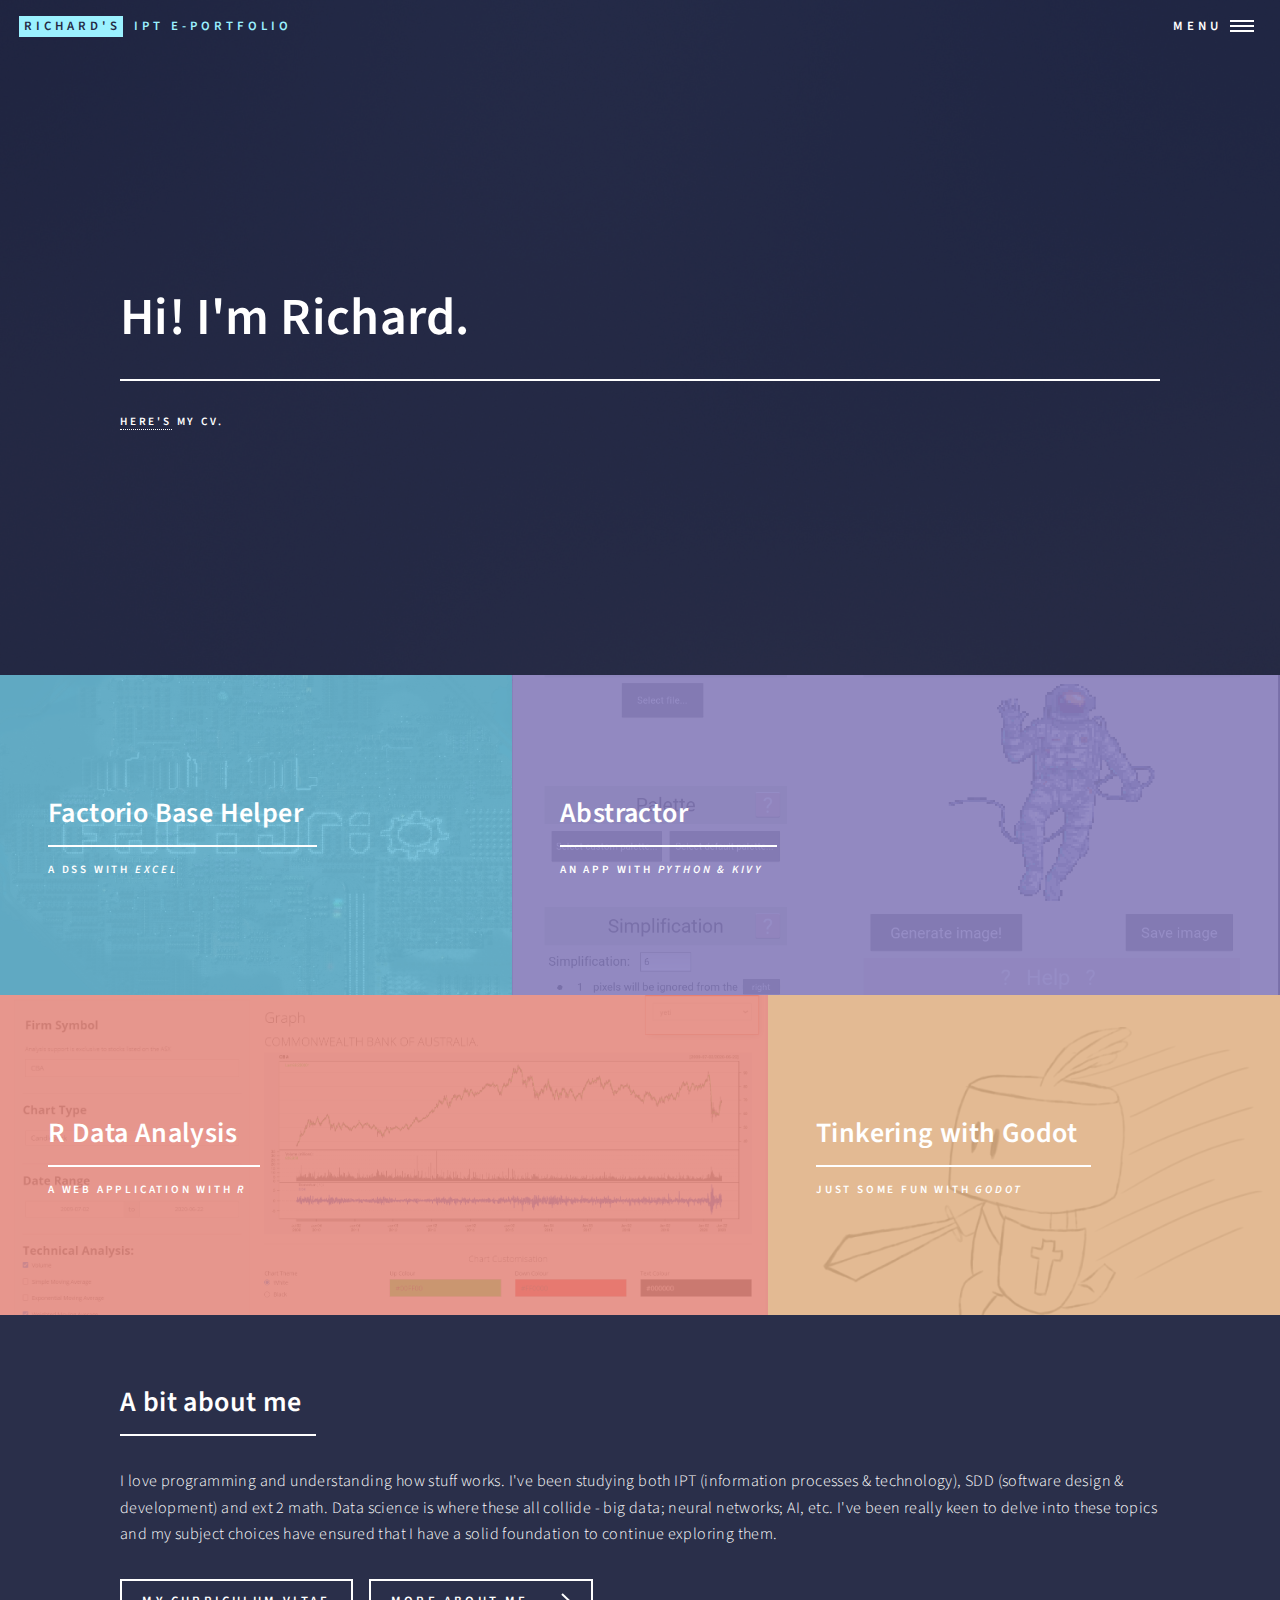
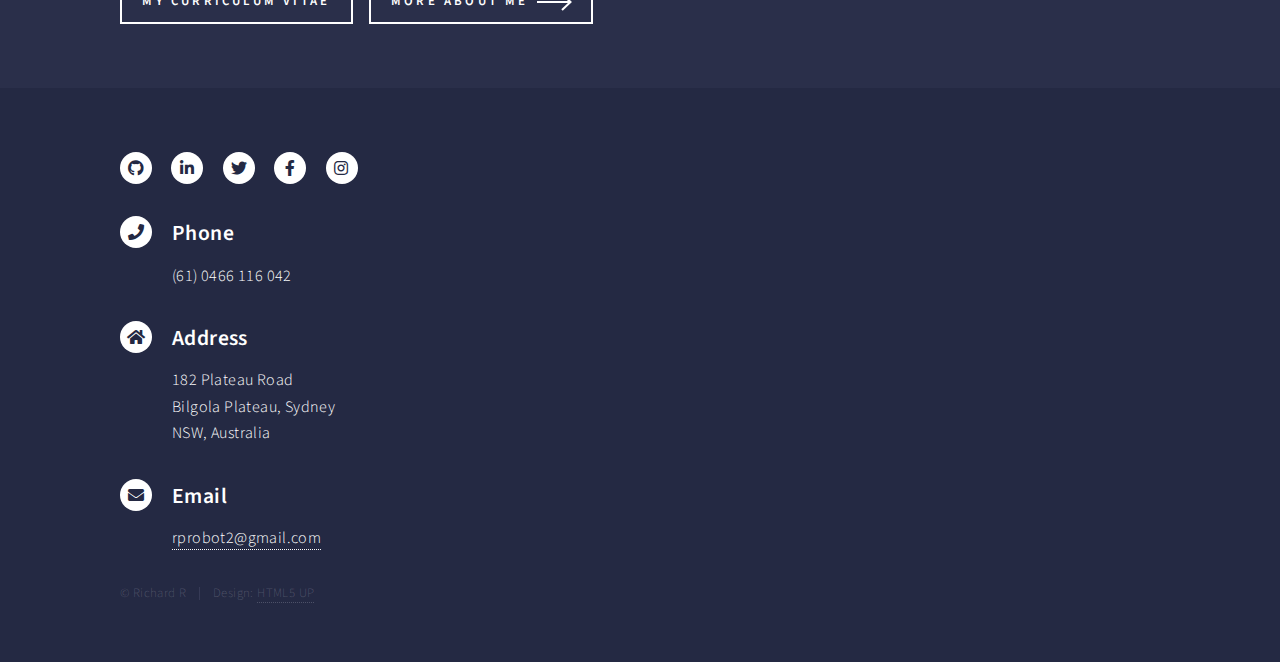
<file: index.html>
<!DOCTYPE HTML>
<!--
	Forty by HTML5 UP
	html5up.net | @ajlkn
	Free for personal and commercial use under the CCA 3.0 license (html5up.net/license)
-->


<html>
	<head>
		<title>R's E-Portfolio</title>
		<meta charset="utf-8" />
		<meta name="viewport" content="width=device-width, initial-scale=1, user-scalable=no" />
		<link rel="stylesheet" href="assets/css/main.css" />
		<noscript><link rel="stylesheet" href="assets/css/noscript.css" /></noscript>
	</head>
	<body class="is-preload">

		<!-- Wrapper -->
			<div id="wrapper">

				<!-- Header -->
					<header id="header" class="alt">
						<a href="index.html" class="logo"><strong>Richard's</strong> <span>IPT e-portfolio</span></a>
						<nav>
							<a href="#menu">Menu</a>
						</nav>
					</header>

				<!-- Menu -->
					<nav id="menu">
						<ul class="links">
							<li><a href="index.html">Home</a></li>
							<li><a href="Curriculum%20Vitae.html">My CV</a></li>
							<li><a href="About%20me.html">About Me</a></li>
							<li><a href="Factorio%20Base%20Helper.html">Most recent project</a></li>
						</ul>
					</nav>

				<!-- Banner -->
					<section id="banner" class="major">
						<div class="inner">
							<header class="major">
								<h1>Hi! I'm Richard.</h1>
							</header>
							<div class="content">
								<p><a href="https://rprobot2.github.io/RR.pdf" target="_blank">Here's</a> my CV.
							</div>
						</div>
					</section>

				<!-- Main -->
					<div id="main">

						<!-- One -->
							<section id="one" class="tiles">
								<article>
									<span class="image">
										<img src="images/Factorio%20Base%20Helper/factorio%20background.webp" alt="" />
									</span>
									<header class="major">
										<h3><a href="Factorio%20Base%20Helper.html" class="link">Factorio Base Helper</a></h3>
										<p>A DSS with <em>Excel</em></p>

									</header>
								</article>
								<article>
									<span class="image">
										<img src="images/Abstractor/Documentation/usage%20-%20Copy.PNG" alt="" />
									</span>
									<header class="major">
										<h3><a href="Abstractor.html" class="link">Abstractor</a></h3>
										<p>An app with <em>Python & Kivy</em></p>
									</header>
								</article>
								<article>
									<span class="image">
										<img src="images/IPTAnalysis/index%20IPTAnalysis%20photo.png" alt="" />
									</span>
									<header class="major">
										<h3><a href="IPTAnalysis.html" class="link">R Data Analysis</a></h3>
										<p>A web application with <em>R</em></p>
									</header>
								</article>
								<article>
									<span class="image">
										<img src="images/Godot%20Tinkering/knight.png" alt="" />
									</span>
									<header class="major">
										<h3><a href="Godot%20Tinkering.html" class="link">Tinkering with Godot</a></h3>
										<p>Just some fun with <em>Godot</em></p>
									</header>
								</article>
							</section>

						<!-- Two -->
							<section id="two">
								<div class="inner">
									<header class="major">
										<h2>A bit about me</h2>
									</header>
									<p>I love programming and understanding how stuff works. I've been studying both IPT (information processes & technology), SDD (software design & development) and ext 2 math.  Data science is where these all collide - big data; neural networks; AI, etc.  I've been really keen to delve into these topics and my subject choices have ensured that I have a solid foundation to continue exploring them.
                                    </p>
									<ul class="actions">
                                        <li><a href="Curriculum%20Vitae.html" class="button">My Curriculum Vitae</a></li>
                                        <li><a href="About%20me.html" class="button next">More about me</a></li>
									</ul>
								</div>
							</section>
					</div>

                
                
				<!-- Footer -->
					<footer id="footer">
						<div class="inner">
							<ul class="icons">
								<li><a href="https://github.com/Rprobot2" class="icon brands alt fa-github"><span class="label">GitHub</span></a></li>
								<li><a href="https://au.linkedin.com/" class="icon brands alt fa-linkedin-in"><span class="label">LinkedIn</span></a></li>
                                <li><a href="https://twitter.com/explore" class="icon brands alt fa-twitter"><span class="label">Twitter</span></a></li>
								<li><a href="https://www.facebook.com/" class="icon brands alt fa-facebook-f"><span class="label">Facebook</span></a></li>
								<li><a href="https://www.instagram.com/" class="icon brands alt fa-instagram"><span class="label">Instagram</span></a></li>
							</ul>
                            <section>
                                <div class="contact-method">
                                    <span class="icon solid alt fa-phone"></span>
                                    <h3>Phone</h3>
                                    <span>(61) 0466 116 042</span>
                                </div>
                                <div class="contact-method">
                                    <span class="icon solid alt fa-home"></span>
                                    <h3>Address</h3>
                                    <span>182 Plateau Road<br />
                                    Bilgola Plateau, Sydney<br />
                                    NSW, Australia</span>
                                </div>
                                <div class="contact-method">
                                    <span class="icon solid alt fa-envelope"></span>
                                    <h3>Email</h3>
                                    <a href="#">rprobot2@gmail.com</a>
                                </div>
                            </section>
                            
							<ul class="copyright">
								<li>&copy; Richard R</li><li>Design: <a href="https://html5up.net">HTML5 UP</a></li>
							</ul>
						</div>
					</footer>

			</div>

		<!-- Scripts -->
			<script src="assets/js/jquery.min.js"></script>
			<script src="assets/js/jquery.scrolly.min.js"></script>
			<script src="assets/js/jquery.scrollex.min.js"></script>
			<script src="assets/js/browser.min.js"></script>
			<script src="assets/js/breakpoints.min.js"></script>
			<script src="assets/js/util.js"></script>
			<script src="assets/js/main.js"></script>

	</body>
</html>
</file>
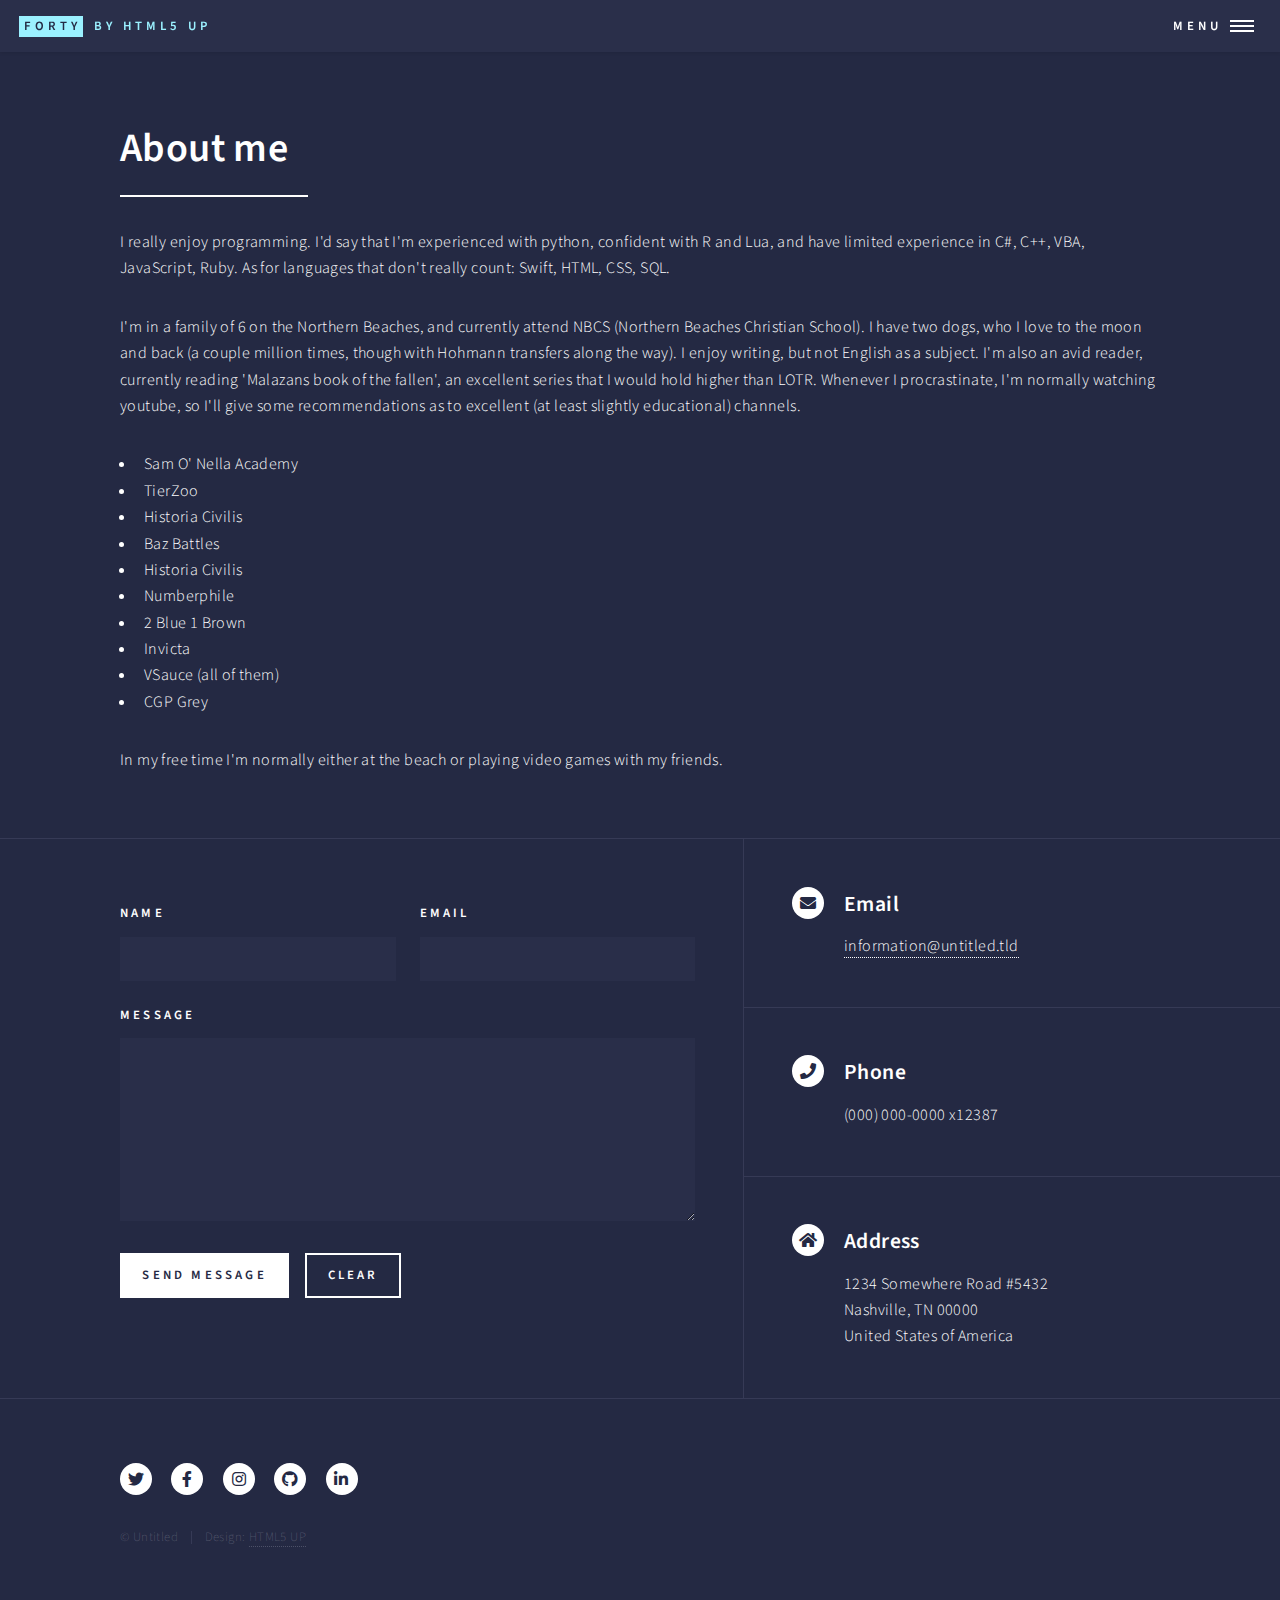
<file: About me.html>
<!DOCTYPE HTML>
<!--
	Forty by HTML5 UP
	html5up.net | @ajlkn
	Free for personal and commercial use under the CCA 3.0 license (html5up.net/license)
-->
<html>
	<head>
		<title>R's E-Portfolio</title>
		<meta charset="utf-8" />
		<meta name="viewport" content="width=device-width, initial-scale=1, user-scalable=no" />
		<link rel="stylesheet" href="assets/css/main.css" />
		<noscript><link rel="stylesheet" href="assets/css/noscript.css" /></noscript>
	</head>
	<body class="is-preload">

		<!-- Wrapper -->
			<div id="wrapper">

				<!-- Header -->
					<header id="header">
						<a href="index.html" class="logo"><strong>Forty</strong> <span>by HTML5 UP</span></a>
						<nav>
							<a href="#menu">Menu</a>
						</nav>
					</header>

				<!-- Menu -->
					<nav id="menu">
						<ul class="links">
							<li><a href="index.html">Home</a></li>
							<li><a href="landing.html">Landing</a></li>
							<li><a href="generic.html">Generic</a></li>
							<li><a href="elements.html">Elements</a></li>
						</ul>
						<ul class="actions stacked">
							<li><a href="#" class="button primary fit">Get Started</a></li>
							<li><a href="#" class="button fit">Log In</a></li>
						</ul>
					</nav>

				<!-- Main -->
					<div id="main" class="alt">

						<!-- One -->
							<section id="one">
								<div class="inner">
									<header class="major">
										<h1>About me</h1>
									</header>
									<p>I really enjoy programming.  I'd say that I'm experienced with python, confident with R and Lua, and have limited experience in C#, C++, VBA, JavaScript, Ruby.  As for languages that don't really count: Swift, HTML, CSS, SQL.</p>
                                    <p>I'm in a family of 6 on the Northern Beaches, and currently attend NBCS (Northern Beaches Christian School).  I have two dogs, who I love to the moon and back (a couple million times, though with Hohmann transfers along the way).  I enjoy writing, but not English as a subject.  I'm also an avid reader, currently reading 'Malazans book of the fallen', an excellent series that I would hold higher than LOTR.  Whenever I procrastinate, I'm normally watching youtube, so I'll give some recommendations as to excellent (at least slightly educational) channels.</p>
                                    <ul>
                                        <li>Sam O' Nella Academy</li>
                                        <li>TierZoo</li>
                                        <li>Historia Civilis</li>
                                        <li>Baz Battles</li>
                                        <li>Historia Civilis</li>
                                        <li>Numberphile</li>
                                        <li>2 Blue 1 Brown</li>
                                        <li>Invicta</li>
                                        <li>VSauce (all of them)</li>
                                        <li>CGP Grey</li>
                                    </ul>
                                    <p>In my free time I'm normally either at the beach or playing video games with my friends.</p>
                                    
									
											
                                    </div>
							</section>
					</div>

				<!-- Contact -->
					<section id="contact">
						<div class="inner">
							<section>
								<form method="post" action="#">
									<div class="fields">
										<div class="field half">
											<label for="name">Name</label>
											<input type="text" name="name" id="name" />
										</div>
										<div class="field half">
											<label for="email">Email</label>
											<input type="text" name="email" id="email" />
										</div>
										<div class="field">
											<label for="message">Message</label>
											<textarea name="message" id="message" rows="6"></textarea>
										</div>
									</div>
									<ul class="actions">
										<li><input type="submit" value="Send Message" class="primary" /></li>
										<li><input type="reset" value="Clear" /></li>
									</ul>
								</form>
							</section>
							<section class="split">
								<section>
									<div class="contact-method">
										<span class="icon solid alt fa-envelope"></span>
										<h3>Email</h3>
										<a href="#">information@untitled.tld</a>
									</div>
								</section>
								<section>
									<div class="contact-method">
										<span class="icon solid alt fa-phone"></span>
										<h3>Phone</h3>
										<span>(000) 000-0000 x12387</span>
									</div>
								</section>
								<section>
									<div class="contact-method">
										<span class="icon solid alt fa-home"></span>
										<h3>Address</h3>
										<span>1234 Somewhere Road #5432<br />
										Nashville, TN 00000<br />
										United States of America</span>
									</div>
								</section>
							</section>
						</div>
					</section>

				<!-- Footer -->
					<footer id="footer">
						<div class="inner">
							<ul class="icons">
								<li><a href="#" class="icon brands alt fa-twitter"><span class="label">Twitter</span></a></li>
								<li><a href="#" class="icon brands alt fa-facebook-f"><span class="label">Facebook</span></a></li>
								<li><a href="#" class="icon brands alt fa-instagram"><span class="label">Instagram</span></a></li>
								<li><a href="#" class="icon brands alt fa-github"><span class="label">GitHub</span></a></li>
								<li><a href="#" class="icon brands alt fa-linkedin-in"><span class="label">LinkedIn</span></a></li>
							</ul>
							<ul class="copyright">
								<li>&copy; Untitled</li><li>Design: <a href="https://html5up.net">HTML5 UP</a></li>
							</ul>
						</div>
					</footer>

			</div>

		<!-- Scripts -->
			<script src="assets/js/jquery.min.js"></script>
			<script src="assets/js/jquery.scrolly.min.js"></script>
			<script src="assets/js/jquery.scrollex.min.js"></script>
			<script src="assets/js/browser.min.js"></script>
			<script src="assets/js/breakpoints.min.js"></script>
			<script src="assets/js/util.js"></script>
			<script src="assets/js/main.js"></script>

	</body>
</html>
</file>
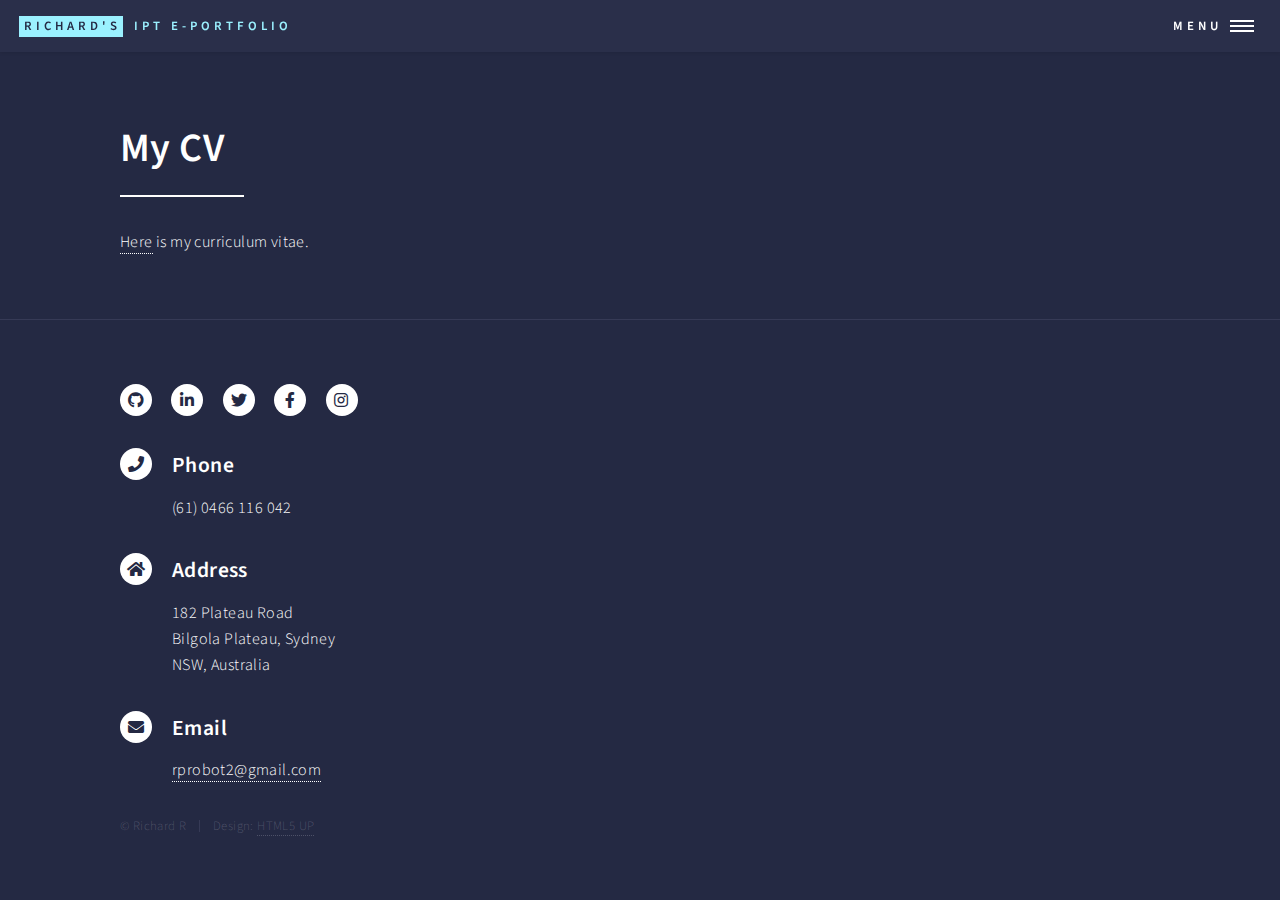
<file: Curriculum Vitae.html>
<!DOCTYPE HTML>
<!--
	Forty by HTML5 UP
	html5up.net | @ajlkn
	Free for personal and commercial use under the CCA 3.0 license (html5up.net/license)
-->
<html>
	<head>
		<title>R's E-Portfolio</title>
		<meta charset="utf-8" />
		<meta name="viewport" content="width=device-width, initial-scale=1, user-scalable=no" />
		<link rel="stylesheet" href="assets/css/main.css" />
		<noscript><link rel="stylesheet" href="assets/css/noscript.css" /></noscript>
	</head>
	<body class="is-preload">

		<!-- Wrapper -->
			<div id="wrapper">

				<!-- Header -->
					<header id="header">
						<a href="index.html" class="logo"><strong>Richard's</strong> <span>IPT e-portfolio</span></a>
						<nav>
							<a href="#menu">Menu</a>
						</nav>
					</header>

				<!-- Menu -->
					<nav id="menu">
						<ul class="links">
							<li><a href="index.html">Home</a></li>
							<li><a href="Curriculum%20Vitae.html">My CV</a></li>
							<li><a href="About%20me.html">About Me</a></li>
							<li><a href="Factorio%20Base%20Helper.html">Most recent project</a></li>
						</ul>
						
					</nav>

                
                
				<!-- Main -->
					<div id="main" class="alt">

						<!-- One -->
							<section id="one">
								<div class="inner">
									<header class="major">
										<h1>My CV</h1>
									</header>
									<p><a href="https://rprobot2.github.io/RR.pdf" target="_blank">Here</a> is my curriculum vitae.</p>
                                    
                                    
                                    
                                    
                                    
								</div>
							</section>

					</div>

				<!-- Footer -->
					<footer id="footer">
						<div class="inner">
							<ul class="icons">
								<li><a href="https://github.com/Rprobot2" class="icon brands alt fa-github"><span class="label">GitHub</span></a></li>
								<li><a href="https://au.linkedin.com/" class="icon brands alt fa-linkedin-in"><span class="label">LinkedIn</span></a></li>
                                <li><a href="https://twitter.com/explore" class="icon brands alt fa-twitter"><span class="label">Twitter</span></a></li>
								<li><a href="https://www.facebook.com/" class="icon brands alt fa-facebook-f"><span class="label">Facebook</span></a></li>
								<li><a href="https://www.instagram.com/" class="icon brands alt fa-instagram"><span class="label">Instagram</span></a></li>
							</ul>
                            <section>
                                <div class="contact-method">
                                    <span class="icon solid alt fa-phone"></span>
                                    <h3>Phone</h3>
                                    <span>(61) 0466 116 042</span>
                                </div>
                                <div class="contact-method">
                                    <span class="icon solid alt fa-home"></span>
                                    <h3>Address</h3>
                                    <span>182 Plateau Road<br />
                                    Bilgola Plateau, Sydney<br />
                                    NSW, Australia</span>
                                </div>
                                <div class="contact-method">
                                    <span class="icon solid alt fa-envelope"></span>
                                    <h3>Email</h3>
                                    <a href="#">rprobot2@gmail.com</a>
                                </div>
                            </section>
                            
							<ul class="copyright">
								<li>&copy; Richard R</li><li>Design: <a href="https://html5up.net">HTML5 UP</a></li>
							</ul>
						</div>
					</footer>

			</div>

		<!-- Scripts -->
			<script src="assets/js/jquery.min.js"></script>
			<script src="assets/js/jquery.scrolly.min.js"></script>
			<script src="assets/js/jquery.scrollex.min.js"></script>
			<script src="assets/js/browser.min.js"></script>
			<script src="assets/js/breakpoints.min.js"></script>
			<script src="assets/js/util.js"></script>
			<script src="assets/js/main.js"></script>

	</body>
</html>
</file>
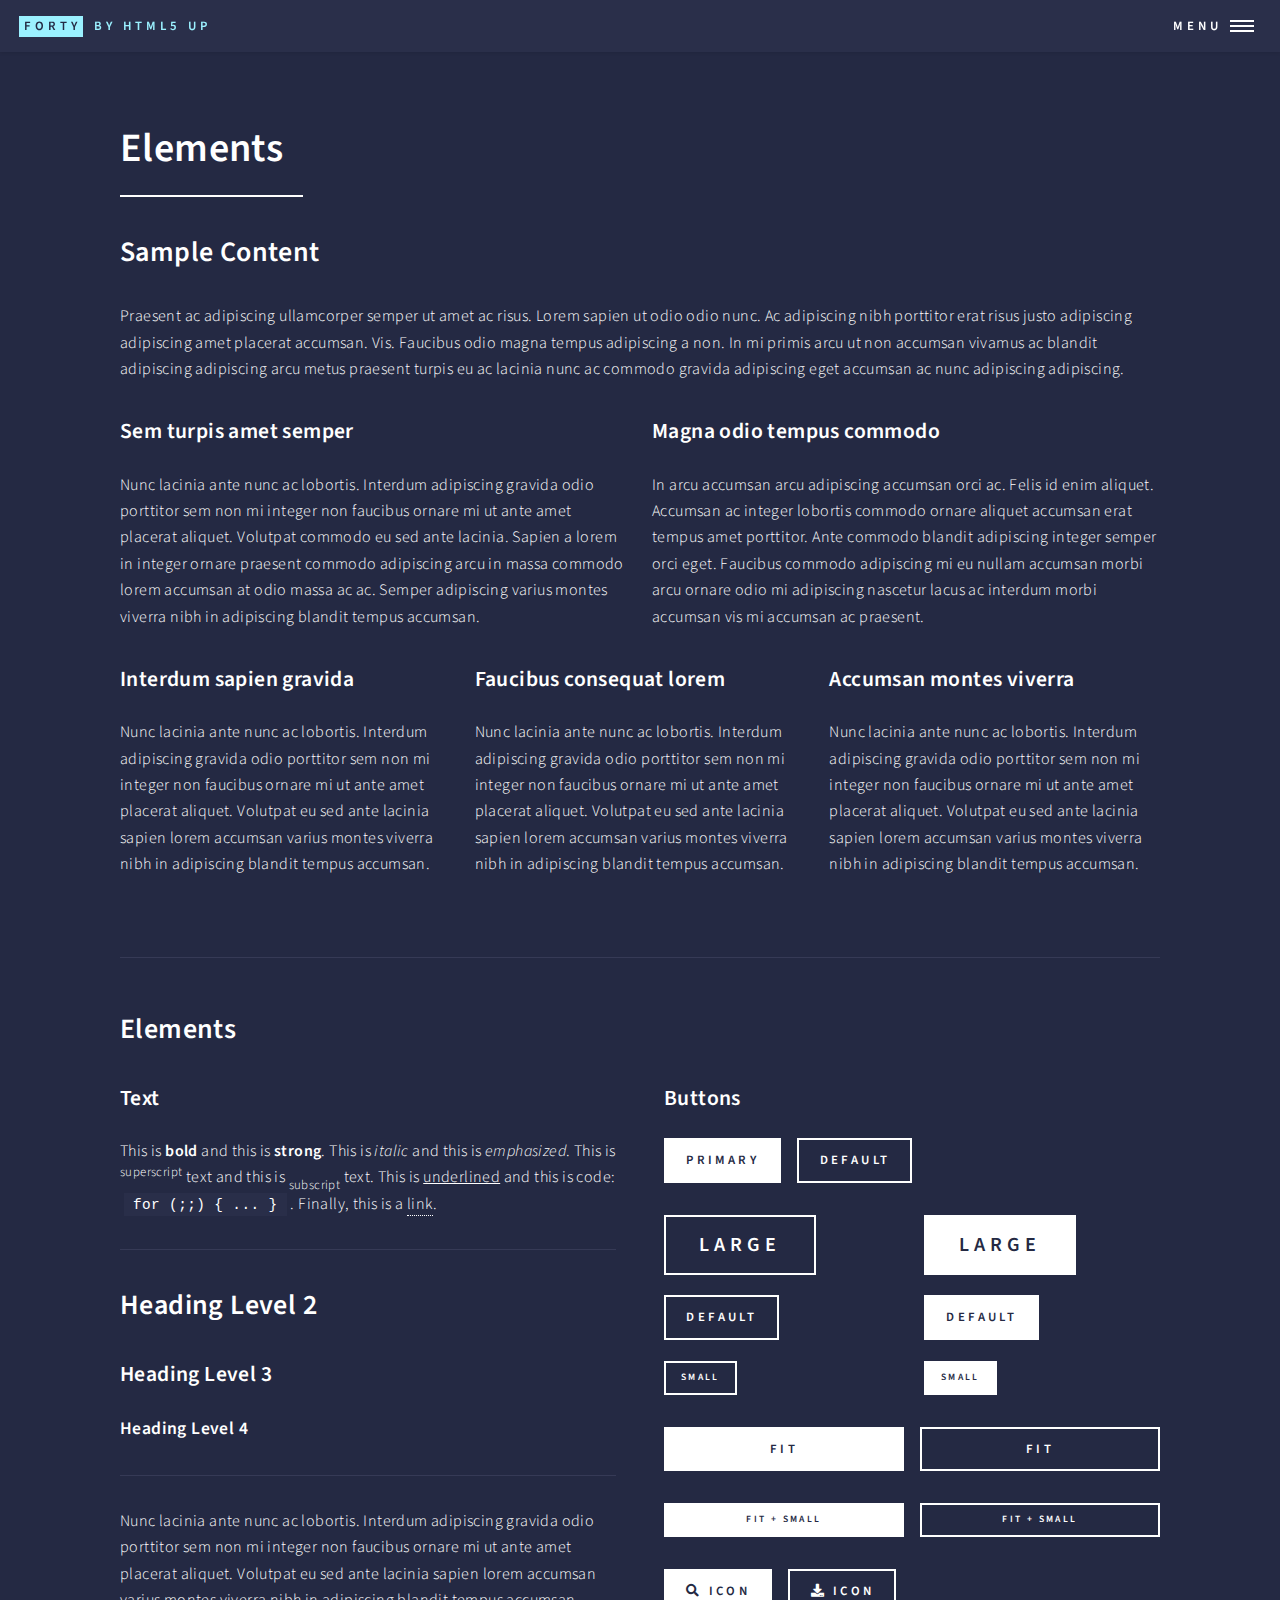
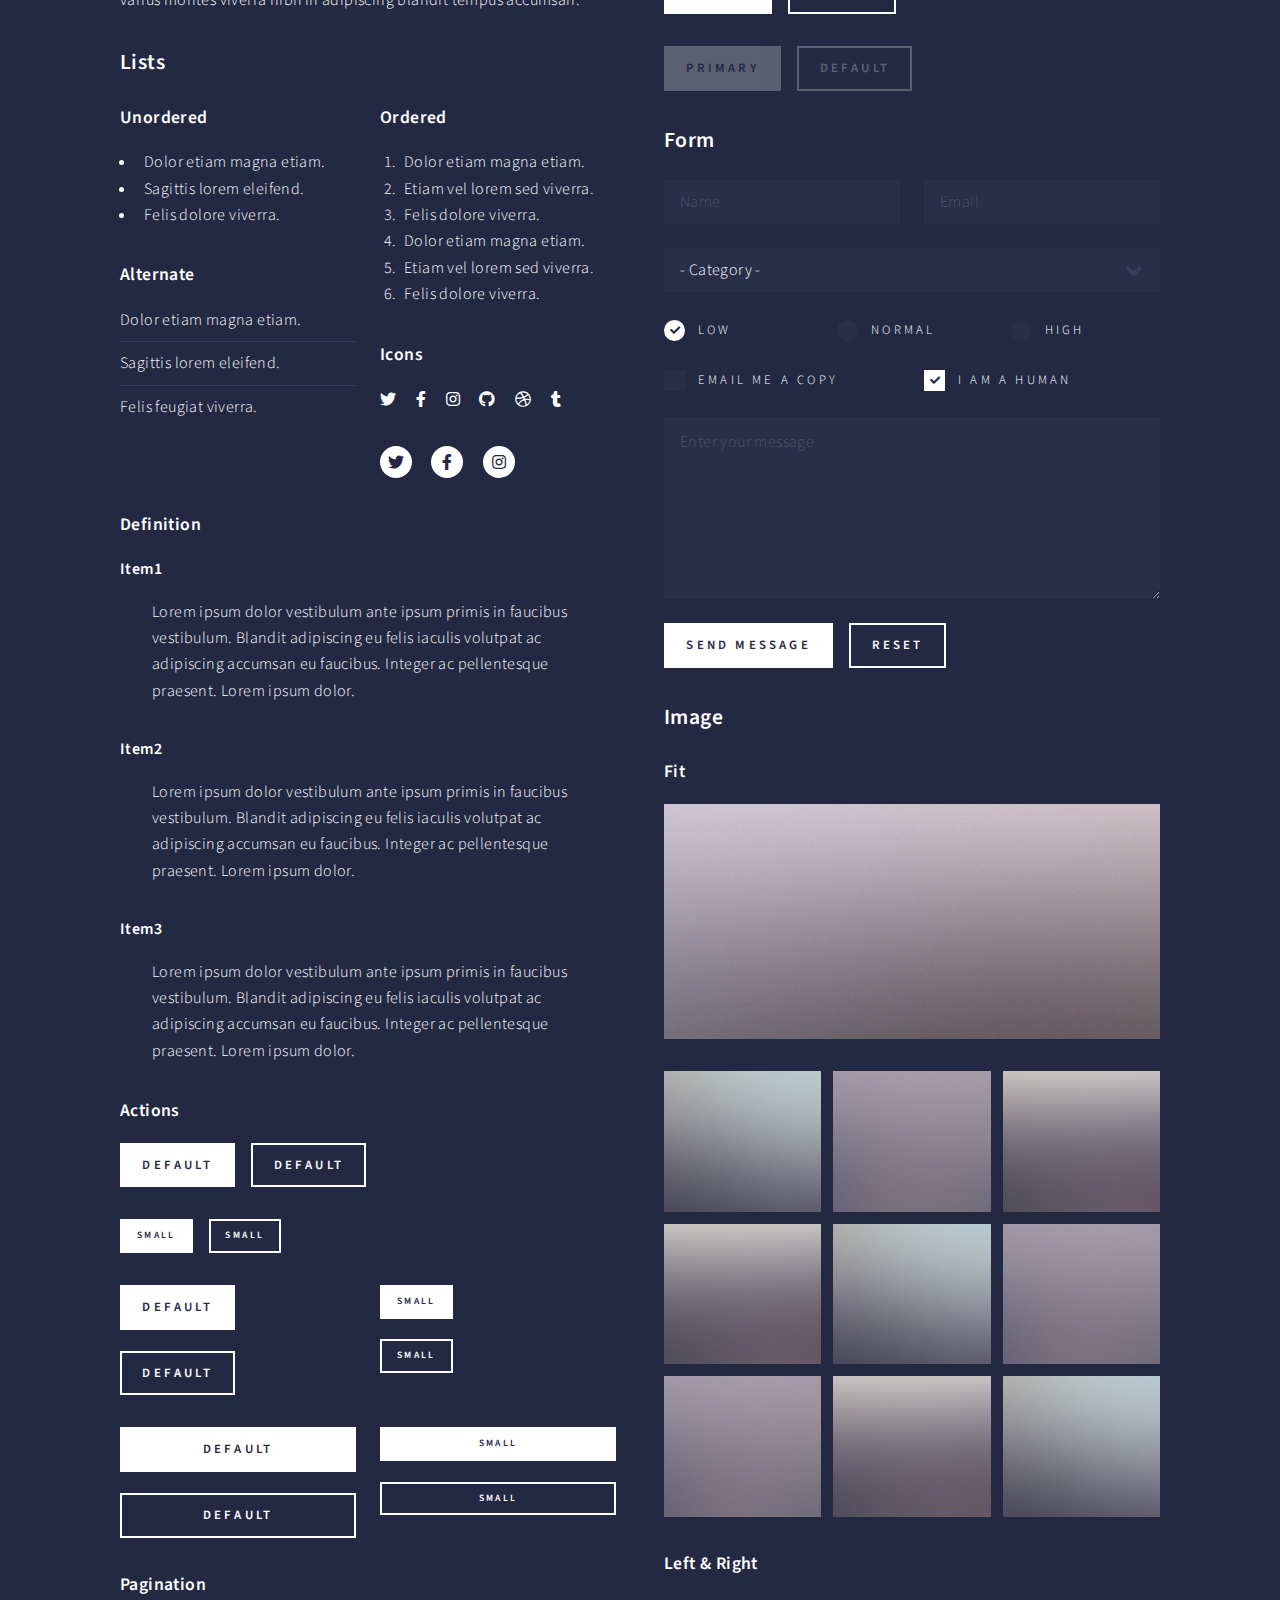
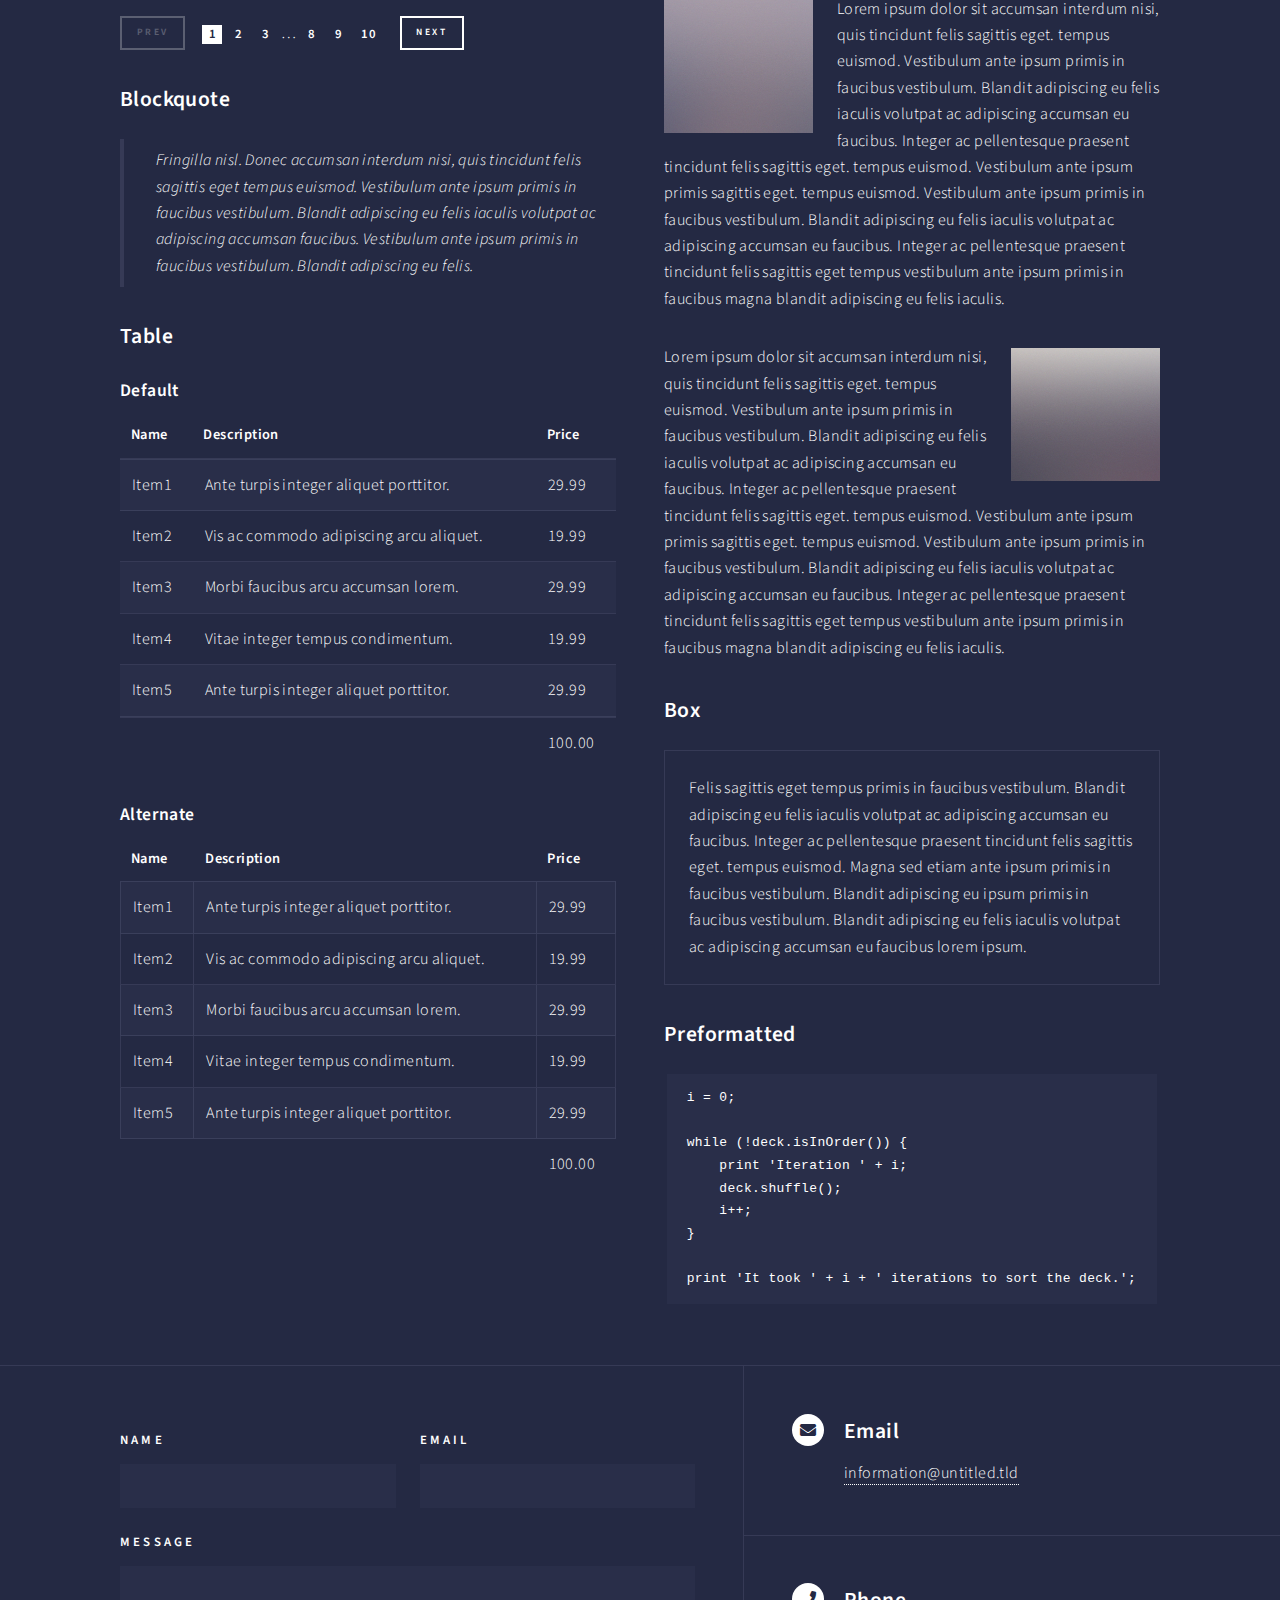
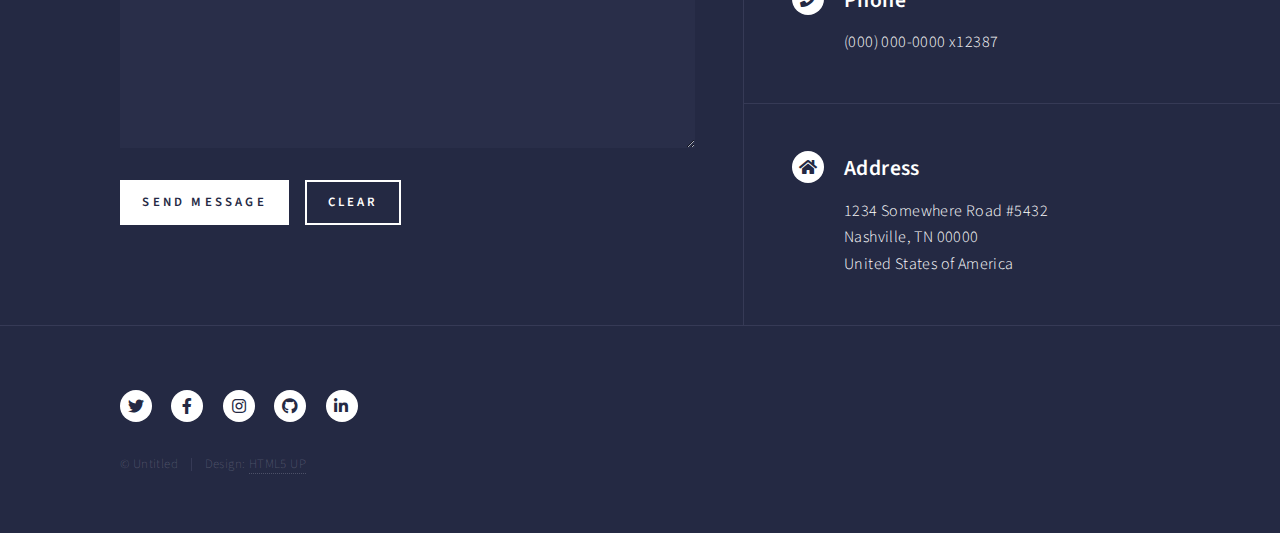
<file: elements.html>
<!DOCTYPE HTML>
<!--
	Forty by HTML5 UP
	html5up.net | @ajlkn
	Free for personal and commercial use under the CCA 3.0 license (html5up.net/license)
-->
<html>
	<head>
		<title>Elements - Forty by HTML5 UP</title>
		<meta charset="utf-8" />
		<meta name="viewport" content="width=device-width, initial-scale=1, user-scalable=no" />
		<link rel="stylesheet" href="assets/css/main.css" />
		<noscript><link rel="stylesheet" href="assets/css/noscript.css" /></noscript>
	</head>
	<body class="is-preload">

		<!-- Wrapper -->
			<div id="wrapper">

				<!-- Header -->
					<header id="header">
						<a href="index.html" class="logo"><strong>Forty</strong> <span>by HTML5 UP</span></a>
						<nav>
							<a href="#menu">Menu</a>
						</nav>
					</header>

				<!-- Menu -->
					<nav id="menu">
						<ul class="links">
							<li><a href="index.html">Home</a></li>
							<li><a href="landing.html">Landing</a></li>
							<li><a href="generic.html">Generic</a></li>
							<li><a href="elements.html">Elements</a></li>
						</ul>
						<ul class="actions stacked">
							<li><a href="#" class="button primary fit">Get Started</a></li>
							<li><a href="#" class="button fit">Log In</a></li>
						</ul>
					</nav>

				<!-- Main -->
					<div id="main" class="alt">

						<!-- One -->
							<section id="one">
								<div class="inner">
									<header class="major">
										<h1>Elements</h1>
									</header>

									<!-- Content -->
										<h2 id="content">Sample Content</h2>
										<p>Praesent ac adipiscing ullamcorper semper ut amet ac risus. Lorem sapien ut odio odio nunc. Ac adipiscing nibh porttitor erat risus justo adipiscing adipiscing amet placerat accumsan. Vis. Faucibus odio magna tempus adipiscing a non. In mi primis arcu ut non accumsan vivamus ac blandit adipiscing adipiscing arcu metus praesent turpis eu ac lacinia nunc ac commodo gravida adipiscing eget accumsan ac nunc adipiscing adipiscing.</p>
										<div class="row">
											<div class="col-6 col-12-small">
												<h3>Sem turpis amet semper</h3>
												<p>Nunc lacinia ante nunc ac lobortis. Interdum adipiscing gravida odio porttitor sem non mi integer non faucibus ornare mi ut ante amet placerat aliquet. Volutpat commodo eu sed ante lacinia. Sapien a lorem in integer ornare praesent commodo adipiscing arcu in massa commodo lorem accumsan at odio massa ac ac. Semper adipiscing varius montes viverra nibh in adipiscing blandit tempus accumsan.</p>
											</div>
											<div class="col-6 col-12-small">
												<h3>Magna odio tempus commodo</h3>
												<p>In arcu accumsan arcu adipiscing accumsan orci ac. Felis id enim aliquet. Accumsan ac integer lobortis commodo ornare aliquet accumsan erat tempus amet porttitor. Ante commodo blandit adipiscing integer semper orci eget. Faucibus commodo adipiscing mi eu nullam accumsan morbi arcu ornare odio mi adipiscing nascetur lacus ac interdum morbi accumsan vis mi accumsan ac praesent.</p>
											</div>
											<!-- Break -->
											<div class="col-4 col-12-medium">
												<h3>Interdum sapien gravida</h3>
												<p>Nunc lacinia ante nunc ac lobortis. Interdum adipiscing gravida odio porttitor sem non mi integer non faucibus ornare mi ut ante amet placerat aliquet. Volutpat eu sed ante lacinia sapien lorem accumsan varius montes viverra nibh in adipiscing blandit tempus accumsan.</p>
											</div>
											<div class="col-4 col-12-medium">
												<h3>Faucibus consequat lorem</h3>
												<p>Nunc lacinia ante nunc ac lobortis. Interdum adipiscing gravida odio porttitor sem non mi integer non faucibus ornare mi ut ante amet placerat aliquet. Volutpat eu sed ante lacinia sapien lorem accumsan varius montes viverra nibh in adipiscing blandit tempus accumsan.</p>
											</div>
											<div class="col-4 col-12-medium">
												<h3>Accumsan montes viverra</h3>
												<p>Nunc lacinia ante nunc ac lobortis. Interdum adipiscing gravida odio porttitor sem non mi integer non faucibus ornare mi ut ante amet placerat aliquet. Volutpat eu sed ante lacinia sapien lorem accumsan varius montes viverra nibh in adipiscing blandit tempus accumsan.</p>
											</div>
										</div>

									<hr class="major" />

									<!-- Elements -->
										<h2 id="elements">Elements</h2>
										<div class="row gtr-200">
											<div class="col-6 col-12-medium">

												<!-- Text stuff -->
													<h3>Text</h3>
													<p>This is <b>bold</b> and this is <strong>strong</strong>. This is <i>italic</i> and this is <em>emphasized</em>.
													This is <sup>superscript</sup> text and this is <sub>subscript</sub> text.
													This is <u>underlined</u> and this is code: <code>for (;;) { ... }</code>.
													Finally, this is a <a href="#">link</a>.</p>
													<hr />
													<h2>Heading Level 2</h2>
													<h3>Heading Level 3</h3>
													<h4>Heading Level 4</h4>
													<hr />
													<p>Nunc lacinia ante nunc ac lobortis. Interdum adipiscing gravida odio porttitor sem non mi integer non faucibus ornare mi ut ante amet placerat aliquet. Volutpat eu sed ante lacinia sapien lorem accumsan varius montes viverra nibh in adipiscing blandit tempus accumsan.</p>

												<!-- Lists -->
													<h3>Lists</h3>
													<div class="row">
														<div class="col-6 col-12-small">

															<h4>Unordered</h4>
															<ul>
																<li>Dolor etiam magna etiam.</li>
																<li>Sagittis lorem eleifend.</li>
																<li>Felis dolore viverra.</li>
															</ul>

															<h4>Alternate</h4>
															<ul class="alt">
																<li>Dolor etiam magna etiam.</li>
																<li>Sagittis lorem eleifend.</li>
																<li>Felis feugiat viverra.</li>
															</ul>

														</div>
														<div class="col-6 col-12-small">

															<h4>Ordered</h4>
															<ol>
																<li>Dolor etiam magna etiam.</li>
																<li>Etiam vel lorem sed viverra.</li>
																<li>Felis dolore viverra.</li>
																<li>Dolor etiam magna etiam.</li>
																<li>Etiam vel lorem sed viverra.</li>
																<li>Felis dolore viverra.</li>
															</ol>

															<h4>Icons</h4>
															<ul class="icons">
																<li><a href="#" class="icon brands fa-twitter"><span class="label">Twitter</span></a></li>
																<li><a href="#" class="icon brands fa-facebook-f"><span class="label">Facebook</span></a></li>
																<li><a href="#" class="icon brands fa-instagram"><span class="label">Instagram</span></a></li>
																<li><a href="#" class="icon brands fa-github"><span class="label">Github</span></a></li>
																<li><a href="#" class="icon brands fa-dribbble"><span class="label">Dribbble</span></a></li>
																<li><a href="#" class="icon brands fa-tumblr"><span class="label">Tumblr</span></a></li>
															</ul>
															<ul class="icons">
																<li><a href="#" class="icon brands alt fa-twitter"><span class="label">Twitter</span></a></li>
																<li><a href="#" class="icon brands alt fa-facebook-f"><span class="label">Facebook</span></a></li>
																<li><a href="#" class="icon brands alt fa-instagram"><span class="label">Instagram</span></a></li>
															</ul>

														</div>
													</div>
													<h4>Definition</h4>
													<dl>
														<dt>Item1</dt>
														<dd>
															<p>Lorem ipsum dolor vestibulum ante ipsum primis in faucibus vestibulum. Blandit adipiscing eu felis iaculis volutpat ac adipiscing accumsan eu faucibus. Integer ac pellentesque praesent. Lorem ipsum dolor.</p>
														</dd>
														<dt>Item2</dt>
														<dd>
															<p>Lorem ipsum dolor vestibulum ante ipsum primis in faucibus vestibulum. Blandit adipiscing eu felis iaculis volutpat ac adipiscing accumsan eu faucibus. Integer ac pellentesque praesent. Lorem ipsum dolor.</p>
														</dd>
														<dt>Item3</dt>
														<dd>
															<p>Lorem ipsum dolor vestibulum ante ipsum primis in faucibus vestibulum. Blandit adipiscing eu felis iaculis volutpat ac adipiscing accumsan eu faucibus. Integer ac pellentesque praesent. Lorem ipsum dolor.</p>
														</dd>
													</dl>

													<h4>Actions</h4>
													<ul class="actions">
														<li><a href="#" class="button primary">Default</a></li>
														<li><a href="#" class="button">Default</a></li>
													</ul>
													<ul class="actions small">
														<li><a href="#" class="button primary small">Small</a></li>
														<li><a href="#" class="button small">Small</a></li>
													</ul>
													<div class="row">
														<div class="col-6 col-12-small">
															<ul class="actions stacked">
																<li><a href="#" class="button primary">Default</a></li>
																<li><a href="#" class="button">Default</a></li>
															</ul>
														</div>
														<div class="col-6 col-12-small">
															<ul class="actions stacked">
																<li><a href="#" class="button primary small">Small</a></li>
																<li><a href="#" class="button small">Small</a></li>
															</ul>
														</div>
														<div class="col-6 col-12-small">
															<ul class="actions stacked">
																<li><a href="#" class="button primary fit">Default</a></li>
																<li><a href="#" class="button fit">Default</a></li>
															</ul>
														</div>
														<div class="col-6 col-12-small">
															<ul class="actions stacked">
																<li><a href="#" class="button primary small fit">Small</a></li>
																<li><a href="#" class="button small fit">Small</a></li>
															</ul>
														</div>
													</div>

													<h4>Pagination</h4>
													<ul class="pagination">
														<li><span class="button small disabled">Prev</span></li>
														<li><a href="#" class="page active">1</a></li>
														<li><a href="#" class="page">2</a></li>
														<li><a href="#" class="page">3</a></li>
														<li><span>&hellip;</span></li>
														<li><a href="#" class="page">8</a></li>
														<li><a href="#" class="page">9</a></li>
														<li><a href="#" class="page">10</a></li>
														<li><a href="#" class="button small">Next</a></li>
													</ul>

												<!-- Blockquote -->
													<h3>Blockquote</h3>
													<blockquote>Fringilla nisl. Donec accumsan interdum nisi, quis tincidunt felis sagittis eget tempus euismod. Vestibulum ante ipsum primis in faucibus vestibulum. Blandit adipiscing eu felis iaculis volutpat ac adipiscing accumsan faucibus. Vestibulum ante ipsum primis in faucibus vestibulum. Blandit adipiscing eu felis.</blockquote>

												<!-- Table -->
													<h3>Table</h3>

													<h4>Default</h4>
													<div class="table-wrapper">
														<table>
															<thead>
																<tr>
																	<th>Name</th>
																	<th>Description</th>
																	<th>Price</th>
																</tr>
															</thead>
															<tbody>
																<tr>
																	<td>Item1</td>
																	<td>Ante turpis integer aliquet porttitor.</td>
																	<td>29.99</td>
																</tr>
																<tr>
																	<td>Item2</td>
																	<td>Vis ac commodo adipiscing arcu aliquet.</td>
																	<td>19.99</td>
																</tr>
																<tr>
																	<td>Item3</td>
																	<td> Morbi faucibus arcu accumsan lorem.</td>
																	<td>29.99</td>
																</tr>
																<tr>
																	<td>Item4</td>
																	<td>Vitae integer tempus condimentum.</td>
																	<td>19.99</td>
																</tr>
																<tr>
																	<td>Item5</td>
																	<td>Ante turpis integer aliquet porttitor.</td>
																	<td>29.99</td>
																</tr>
															</tbody>
															<tfoot>
																<tr>
																	<td colspan="2"></td>
																	<td>100.00</td>
																</tr>
															</tfoot>
														</table>
													</div>

													<h4>Alternate</h4>
													<div class="table-wrapper">
														<table class="alt">
															<thead>
																<tr>
																	<th>Name</th>
																	<th>Description</th>
																	<th>Price</th>
																</tr>
															</thead>
															<tbody>
																<tr>
																	<td>Item1</td>
																	<td>Ante turpis integer aliquet porttitor.</td>
																	<td>29.99</td>
																</tr>
																<tr>
																	<td>Item2</td>
																	<td>Vis ac commodo adipiscing arcu aliquet.</td>
																	<td>19.99</td>
																</tr>
																<tr>
																	<td>Item3</td>
																	<td> Morbi faucibus arcu accumsan lorem.</td>
																	<td>29.99</td>
																</tr>
																<tr>
																	<td>Item4</td>
																	<td>Vitae integer tempus condimentum.</td>
																	<td>19.99</td>
																</tr>
																<tr>
																	<td>Item5</td>
																	<td>Ante turpis integer aliquet porttitor.</td>
																	<td>29.99</td>
																</tr>
															</tbody>
															<tfoot>
																<tr>
																	<td colspan="2"></td>
																	<td>100.00</td>
																</tr>
															</tfoot>
														</table>
													</div>

											</div>
											<div class="col-6 col-12-medium">

												<!-- Buttons -->
													<h3>Buttons</h3>
													<ul class="actions">
														<li><a href="#" class="button primary">Primary</a></li>
														<li><a href="#" class="button">Default</a></li>
													</ul>
													<div class="row">
														<div class="col-6 col-12-xsmall">
															<ul class="actions stacked">
																<li><a href="#" class="button large">Large</a></li>
																<li><a href="#" class="button">Default</a></li>
																<li><a href="#" class="button small">Small</a></li>
															</ul>
														</div>
														<div class="col-6 col-12-xsmall">
															<ul class="actions stacked">
																<li><a href="#" class="button primary large">Large</a></li>
																<li><a href="#" class="button primary">Default</a></li>
																<li><a href="#" class="button primary small">Small</a></li>
															</ul>
														</div>
													</div>
													<ul class="actions fit">
														<li><a href="#" class="button primary fit">Fit</a></li>
														<li><a href="#" class="button fit">Fit</a></li>
													</ul>
													<ul class="actions fit small">
														<li><a href="#" class="button primary fit small">Fit + Small</a></li>
														<li><a href="#" class="button fit small">Fit + Small</a></li>
													</ul>
													<ul class="actions">
														<li><a href="#" class="button primary icon solid fa-search">Icon</a></li>
														<li><a href="#" class="button icon solid fa-download">Icon</a></li>
													</ul>
													<ul class="actions">
														<li><span class="button primary disabled">Primary</span></li>
														<li><span class="button disabled">Default</span></li>
													</ul>

												<!-- Form -->
													<h3>Form</h3>

													<form method="post" action="#">
														<div class="row gtr-uniform">
															<div class="col-6 col-12-xsmall">
																<input type="text" name="demo-name" id="demo-name" value="" placeholder="Name" />
															</div>
															<div class="col-6 col-12-xsmall">
																<input type="email" name="demo-email" id="demo-email" value="" placeholder="Email" />
															</div>
															<!-- Break -->
															<div class="col-12">
																<select name="demo-category" id="demo-category">
																	<option value="">- Category -</option>
																	<option value="1">Manufacturing</option>
																	<option value="1">Shipping</option>
																	<option value="1">Administration</option>
																	<option value="1">Human Resources</option>
																</select>
															</div>
															<!-- Break -->
															<div class="col-4 col-12-small">
																<input type="radio" id="demo-priority-low" name="demo-priority" checked>
																<label for="demo-priority-low">Low</label>
															</div>
															<div class="col-4 col-12-small">
																<input type="radio" id="demo-priority-normal" name="demo-priority">
																<label for="demo-priority-normal">Normal</label>
															</div>
															<div class="col-4 col-12-small">
																<input type="radio" id="demo-priority-high" name="demo-priority">
																<label for="demo-priority-high">High</label>
															</div>
															<!-- Break -->
															<div class="col-6 col-12-small">
																<input type="checkbox" id="demo-copy" name="demo-copy">
																<label for="demo-copy">Email me a copy</label>
															</div>
															<div class="col-6 col-12-small">
																<input type="checkbox" id="demo-human" name="demo-human" checked>
																<label for="demo-human">I am a human</label>
															</div>
															<!-- Break -->
															<div class="col-12">
																<textarea name="demo-message" id="demo-message" placeholder="Enter your message" rows="6"></textarea>
															</div>
															<!-- Break -->
															<div class="col-12">
																<ul class="actions">
																	<li><input type="submit" value="Send Message" class="primary" /></li>
																	<li><input type="reset" value="Reset" /></li>
																</ul>
															</div>
														</div>
													</form>

												<!-- Image -->
													<h3>Image</h3>

													<h4>Fit</h4>
													<span class="image fit"><img src="images/pic03.jpg" alt="" /></span>
													<div class="box alt">
														<div class="row gtr-50 gtr-uniform">
															<div class="col-4"><span class="image fit"><img src="images/pic08.jpg" alt="" /></span></div>
															<div class="col-4"><span class="image fit"><img src="images/pic09.jpg" alt="" /></span></div>
															<div class="col-4"><span class="image fit"><img src="images/pic10.jpg" alt="" /></span></div>
															<!-- Break -->
															<div class="col-4"><span class="image fit"><img src="images/pic10.jpg" alt="" /></span></div>
															<div class="col-4"><span class="image fit"><img src="images/pic08.jpg" alt="" /></span></div>
															<div class="col-4"><span class="image fit"><img src="images/pic09.jpg" alt="" /></span></div>
															<!-- Break -->
															<div class="col-4"><span class="image fit"><img src="images/pic09.jpg" alt="" /></span></div>
															<div class="col-4"><span class="image fit"><img src="images/pic10.jpg" alt="" /></span></div>
															<div class="col-4"><span class="image fit"><img src="images/pic08.jpg" alt="" /></span></div>
														</div>
													</div>

													<h4>Left &amp; Right</h4>
													<p><span class="image left"><img src="images/pic09.jpg" alt="" /></span>Lorem ipsum dolor sit accumsan interdum nisi, quis tincidunt felis sagittis eget. tempus euismod. Vestibulum ante ipsum primis in faucibus vestibulum. Blandit adipiscing eu felis iaculis volutpat ac adipiscing accumsan eu faucibus. Integer ac pellentesque praesent tincidunt felis sagittis eget. tempus euismod. Vestibulum ante ipsum primis sagittis eget. tempus euismod. Vestibulum ante ipsum primis in faucibus vestibulum. Blandit adipiscing eu felis iaculis volutpat ac adipiscing accumsan eu faucibus. Integer ac pellentesque praesent tincidunt felis sagittis eget tempus vestibulum ante ipsum primis in faucibus magna blandit adipiscing eu felis iaculis.</p>
													<p><span class="image right"><img src="images/pic10.jpg" alt="" /></span>Lorem ipsum dolor sit accumsan interdum nisi, quis tincidunt felis sagittis eget. tempus euismod. Vestibulum ante ipsum primis in faucibus vestibulum. Blandit adipiscing eu felis iaculis volutpat ac adipiscing accumsan eu faucibus. Integer ac pellentesque praesent tincidunt felis sagittis eget. tempus euismod. Vestibulum ante ipsum primis sagittis eget. tempus euismod. Vestibulum ante ipsum primis in faucibus vestibulum. Blandit adipiscing eu felis iaculis volutpat ac adipiscing accumsan eu faucibus. Integer ac pellentesque praesent tincidunt felis sagittis eget tempus vestibulum ante ipsum primis in faucibus magna blandit adipiscing eu felis iaculis.</p>

												<!-- Box -->
													<h3>Box</h3>
													<div class="box">
														<p>Felis sagittis eget tempus primis in faucibus vestibulum. Blandit adipiscing eu felis iaculis volutpat ac adipiscing accumsan eu faucibus. Integer ac pellentesque praesent tincidunt felis sagittis eget. tempus euismod. Magna sed etiam ante ipsum primis in faucibus vestibulum. Blandit adipiscing eu ipsum primis in faucibus vestibulum. Blandit adipiscing eu felis iaculis volutpat ac adipiscing accumsan eu faucibus lorem ipsum.</p>
													</div>

												<!-- Preformatted Code -->
													<h3>Preformatted</h3>
													<pre><code>i = 0;

while (!deck.isInOrder()) {
    print 'Iteration ' + i;
    deck.shuffle();
    i++;
}

print 'It took ' + i + ' iterations to sort the deck.';
</code></pre>

											</div>
										</div>

								</div>
							</section>

					</div>

				<!-- Contact -->
					<section id="contact">
						<div class="inner">
							<section>
								<form method="post" action="#">
									<div class="fields">
										<div class="field half">
											<label for="name">Name</label>
											<input type="text" name="name" id="name" />
										</div>
										<div class="field half">
											<label for="email">Email</label>
											<input type="text" name="email" id="email" />
										</div>
										<div class="field">
											<label for="message">Message</label>
											<textarea name="message" id="message" rows="6"></textarea>
										</div>
									</div>
									<ul class="actions">
										<li><input type="submit" value="Send Message" class="primary" /></li>
										<li><input type="reset" value="Clear" /></li>
									</ul>
								</form>
							</section>
							<section class="split">
								<section>
									<div class="contact-method">
										<span class="icon solid alt fa-envelope"></span>
										<h3>Email</h3>
										<a href="#">information@untitled.tld</a>
									</div>
								</section>
								<section>
									<div class="contact-method">
										<span class="icon solid alt fa-phone"></span>
										<h3>Phone</h3>
										<span>(000) 000-0000 x12387</span>
									</div>
								</section>
								<section>
									<div class="contact-method">
										<span class="icon solid alt fa-home"></span>
										<h3>Address</h3>
										<span>1234 Somewhere Road #5432<br />
										Nashville, TN 00000<br />
										United States of America</span>
									</div>
								</section>
							</section>
						</div>
					</section>

				<!-- Footer -->
					<footer id="footer">
						<div class="inner">
							<ul class="icons">
								<li><a href="#" class="icon brands alt fa-twitter"><span class="label">Twitter</span></a></li>
								<li><a href="#" class="icon brands alt fa-facebook-f"><span class="label">Facebook</span></a></li>
								<li><a href="#" class="icon brands alt fa-instagram"><span class="label">Instagram</span></a></li>
								<li><a href="#" class="icon brands alt fa-github"><span class="label">GitHub</span></a></li>
								<li><a href="#" class="icon brands alt fa-linkedin-in"><span class="label">LinkedIn</span></a></li>
							</ul>
							<ul class="copyright">
								<li>&copy; Untitled</li><li>Design: <a href="https://html5up.net">HTML5 UP</a></li>
							</ul>
						</div>
					</footer>

			</div>

		<!-- Scripts -->
			<script src="assets/js/jquery.min.js"></script>
			<script src="assets/js/jquery.scrolly.min.js"></script>
			<script src="assets/js/jquery.scrollex.min.js"></script>
			<script src="assets/js/browser.min.js"></script>
			<script src="assets/js/breakpoints.min.js"></script>
			<script src="assets/js/util.js"></script>
			<script src="assets/js/main.js"></script>

	</body>
</html>
</file>
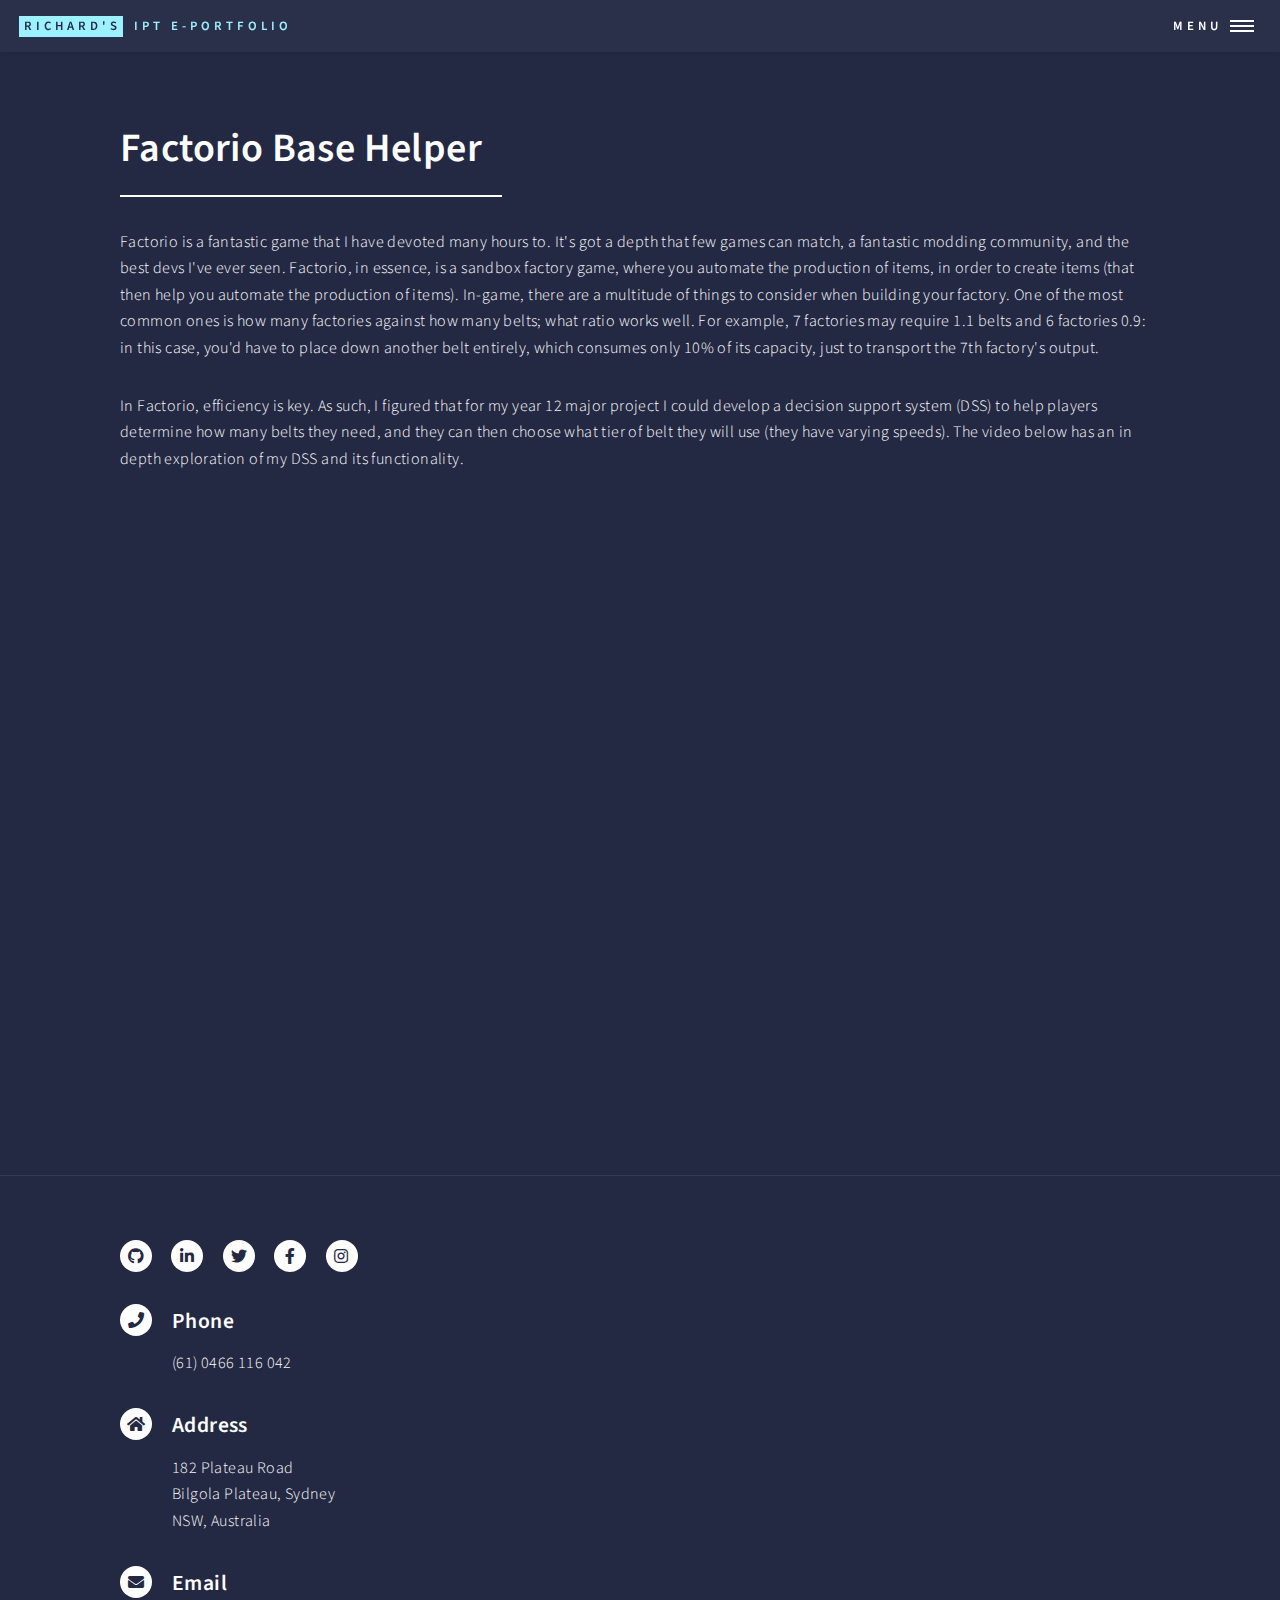
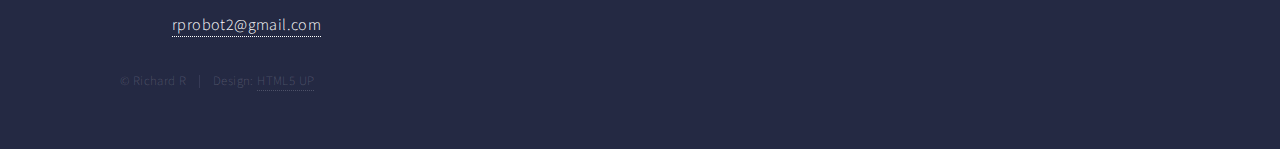
<file: Factorio Base Helper.html>
<!DOCTYPE HTML>
<!--
	Forty by HTML5 UP
	html5up.net | @ajlkn
	Free for personal and commercial use under the CCA 3.0 license (html5up.net/license)
-->
<html>
	<head>
		<title>R's E-Portfolio</title>
		<meta charset="utf-8" />
		<meta name="viewport" content="width=device-width, initial-scale=1, user-scalable=no" />
		<link rel="stylesheet" href="assets/css/main.css" />
		<noscript><link rel="stylesheet" href="assets/css/noscript.css" /></noscript>
	</head>
	<body class="is-preload">

		<!-- Wrapper -->
			<div id="wrapper">

				<!-- Header -->
					<header id="header">
						<a href="index.html" class="logo"><strong>Richard's</strong> <span>IPT e-portfolio</span></a>
						<nav>
							<a href="#menu">Menu</a>
						</nav>
					</header>

				<!-- Menu -->
					<nav id="menu">
						<ul class="links">
							<li><a href="index.html">Home</a></li>
							<li><a href="landing.html">Landing</a></li>
							<li><a href="generic.html">Generic</a></li>
							<li><a href="elements.html">Elements</a></li>
						</ul>
						<ul class="actions stacked">
							<li><a href="#" class="button primary fit">Get Started</a></li>
							<li><a href="#" class="button fit">Log In</a></li>
						</ul>
					</nav>

                
                
				<!-- Main -->
					<div id="main" class="alt">

						<!-- One -->
							<section id="one">
								<div class="inner">
									<header class="major">
										<h1>Factorio Base Helper</h1>
									</header>
									<p>Factorio is a fantastic game that I have devoted many hours to.  It's got a depth that few games can match, a fantastic modding community, and the best devs I've ever seen.  Factorio, in essence, is a sandbox factory game, where you automate the production of items, in order to create items (that then help you automate the production of items).  In-game, there are a multitude of things to consider when building your factory.  One of the most common ones is how many factories against how many belts; what ratio works well.  For example, 7 factories may require 1.1 belts and 6 factories 0.9: in this case, you'd have to place down another belt entirely, which consumes only 10% of its capacity, just to transport the 7th factory's output.</p>
                                    <p>In Factorio, efficiency is key.  As such, I figured that for my year 12 major project I could develop a decision support system (DSS) to help players determine how many belts they need, and they can then choose what tier of belt they will use (they have varying speeds).  The video below has an in depth exploration of my DSS and its functionality.</p>
                                    
                                    <iframe width="1120" height="630" src="https://www.youtube.com/embed/-MOxcf_mVcI" frameborder="0" allow="accelerometer; autoplay; encrypted-media; gyroscope; picture-in-picture" allowfullscreen></iframe>

               
                                    
                                    
                                    
                                    
                                    
								</div>
							</section>

					</div>

				<!-- Footer -->
					<footer id="footer">
						<div class="inner">
							<ul class="icons">
								<li><a href="https://github.com/Rprobot2" class="icon brands alt fa-github"><span class="label">GitHub</span></a></li>
								<li><a href="https://au.linkedin.com/" class="icon brands alt fa-linkedin-in"><span class="label">LinkedIn</span></a></li>
                                <li><a href="https://twitter.com/explore" class="icon brands alt fa-twitter"><span class="label">Twitter</span></a></li>
								<li><a href="https://www.facebook.com/" class="icon brands alt fa-facebook-f"><span class="label">Facebook</span></a></li>
								<li><a href="https://www.instagram.com/" class="icon brands alt fa-instagram"><span class="label">Instagram</span></a></li>
							</ul>
                            <section>
                                <div class="contact-method">
                                    <span class="icon solid alt fa-phone"></span>
                                    <h3>Phone</h3>
                                    <span>(61) 0466 116 042</span>
                                </div>
                                <div class="contact-method">
                                    <span class="icon solid alt fa-home"></span>
                                    <h3>Address</h3>
                                    <span>182 Plateau Road<br />
                                    Bilgola Plateau, Sydney<br />
                                    NSW, Australia</span>
                                </div>
                                <div class="contact-method">
                                    <span class="icon solid alt fa-envelope"></span>
                                    <h3>Email</h3>
                                    <a href="#">rprobot2@gmail.com</a>
                                </div>
                            </section>
                            
							<ul class="copyright">
								<li>&copy; Richard R</li><li>Design: <a href="https://html5up.net">HTML5 UP</a></li>
							</ul>
						</div>
					</footer>

			</div>

		<!-- Scripts -->
			<script src="assets/js/jquery.min.js"></script>
			<script src="assets/js/jquery.scrolly.min.js"></script>
			<script src="assets/js/jquery.scrollex.min.js"></script>
			<script src="assets/js/browser.min.js"></script>
			<script src="assets/js/breakpoints.min.js"></script>
			<script src="assets/js/util.js"></script>
			<script src="assets/js/main.js"></script>

	</body>
</html>
</file>
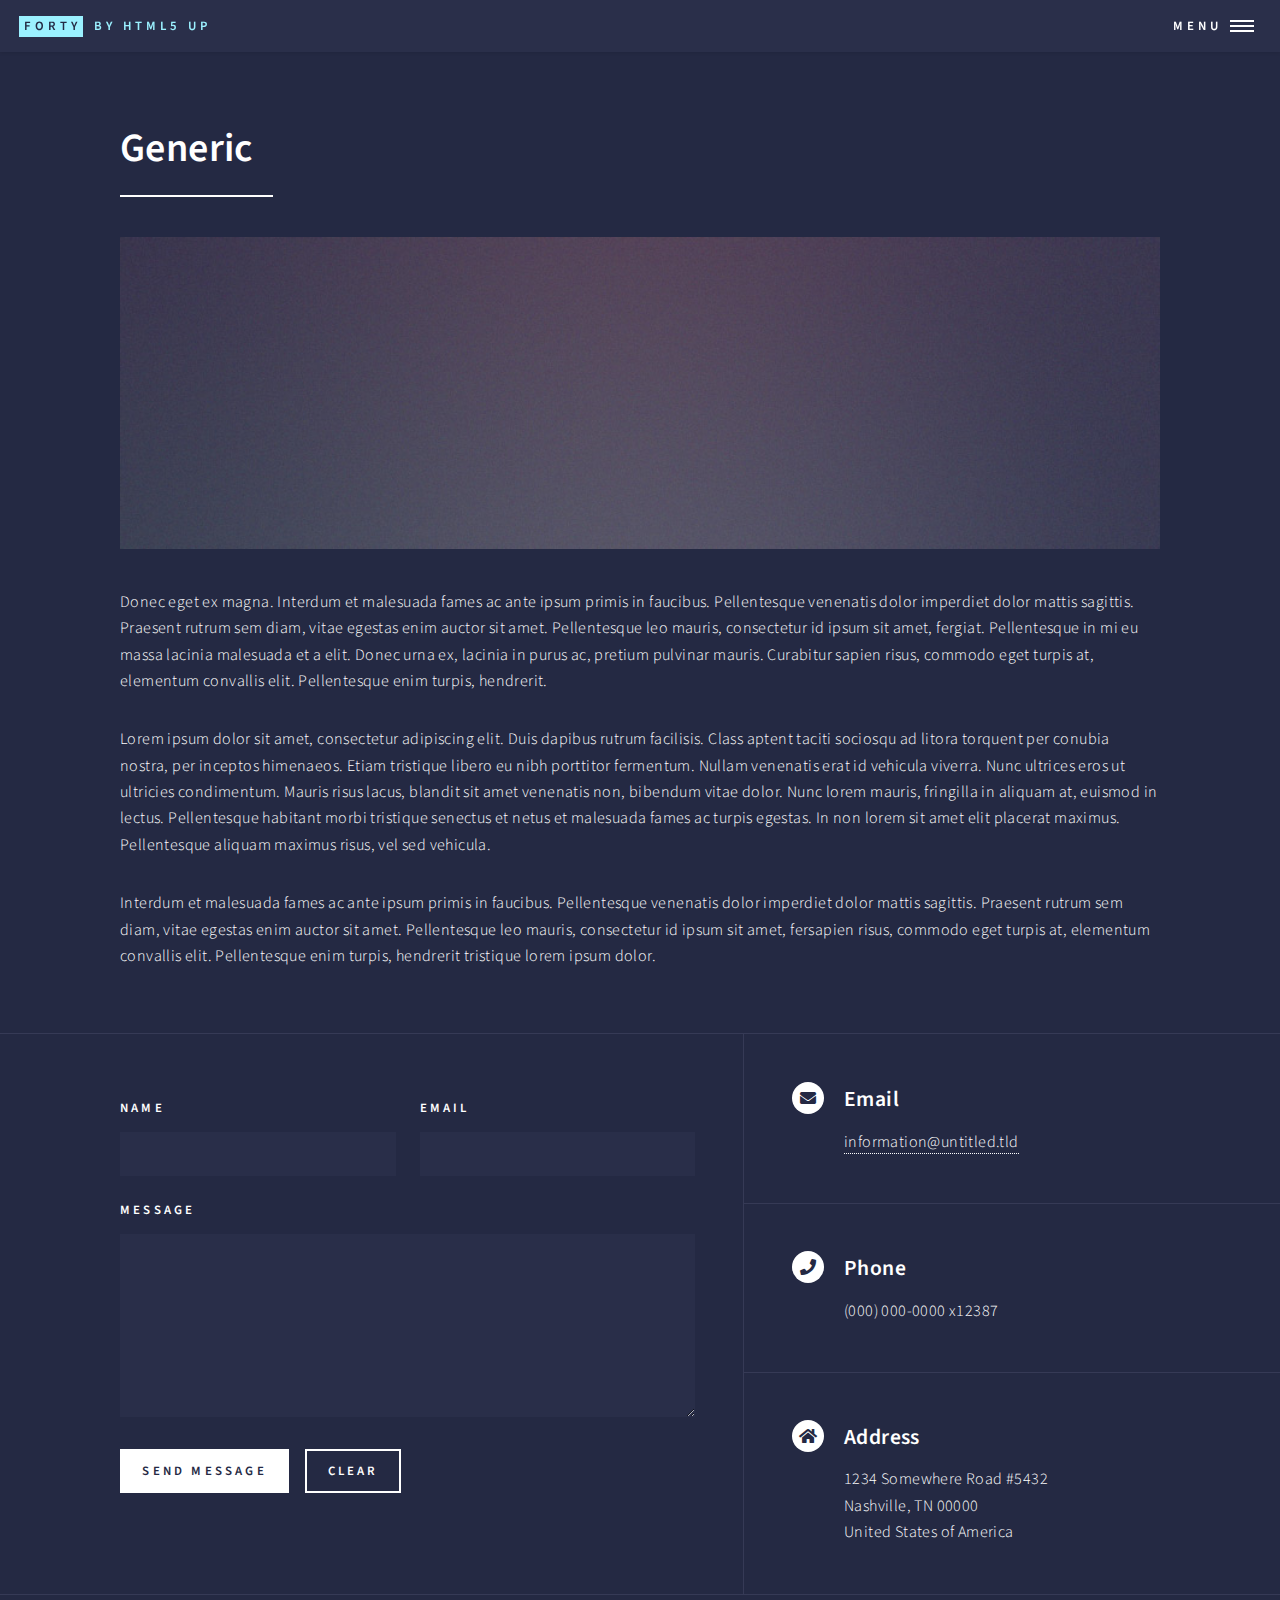
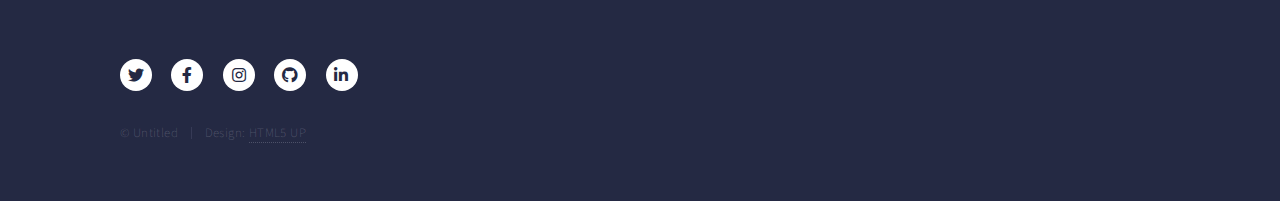
<file: generic.html>
<!DOCTYPE HTML>
<!--
	Forty by HTML5 UP
	html5up.net | @ajlkn
	Free for personal and commercial use under the CCA 3.0 license (html5up.net/license)
-->
<html>
	<head>
		<title>Generic - Forty by HTML5 UP</title>
		<meta charset="utf-8" />
		<meta name="viewport" content="width=device-width, initial-scale=1, user-scalable=no" />
		<link rel="stylesheet" href="assets/css/main.css" />
		<noscript><link rel="stylesheet" href="assets/css/noscript.css" /></noscript>
	</head>
	<body class="is-preload">

		<!-- Wrapper -->
			<div id="wrapper">

				<!-- Header -->
					<header id="header">
						<a href="index.html" class="logo"><strong>Forty</strong> <span>by HTML5 UP</span></a>
						<nav>
							<a href="#menu">Menu</a>
						</nav>
					</header>

				<!-- Menu -->
					<nav id="menu">
						<ul class="links">
							<li><a href="index.html">Home</a></li>
							<li><a href="landing.html">Landing</a></li>
							<li><a href="generic.html">Generic</a></li>
							<li><a href="elements.html">Elements</a></li>
						</ul>
						<ul class="actions stacked">
							<li><a href="#" class="button primary fit">Get Started</a></li>
							<li><a href="#" class="button fit">Log In</a></li>
						</ul>
					</nav>

				<!-- Main -->
					<div id="main" class="alt">

						<!-- One -->
							<section id="one">
								<div class="inner">
									<header class="major">
										<h1>Generic</h1>
									</header>
									<span class="image main"><img src="images/pic11.jpg" alt="" /></span>
									<p>Donec eget ex magna. Interdum et malesuada fames ac ante ipsum primis in faucibus. Pellentesque venenatis dolor imperdiet dolor mattis sagittis. Praesent rutrum sem diam, vitae egestas enim auctor sit amet. Pellentesque leo mauris, consectetur id ipsum sit amet, fergiat. Pellentesque in mi eu massa lacinia malesuada et a elit. Donec urna ex, lacinia in purus ac, pretium pulvinar mauris. Curabitur sapien risus, commodo eget turpis at, elementum convallis elit. Pellentesque enim turpis, hendrerit.</p>
									<p>Lorem ipsum dolor sit amet, consectetur adipiscing elit. Duis dapibus rutrum facilisis. Class aptent taciti sociosqu ad litora torquent per conubia nostra, per inceptos himenaeos. Etiam tristique libero eu nibh porttitor fermentum. Nullam venenatis erat id vehicula viverra. Nunc ultrices eros ut ultricies condimentum. Mauris risus lacus, blandit sit amet venenatis non, bibendum vitae dolor. Nunc lorem mauris, fringilla in aliquam at, euismod in lectus. Pellentesque habitant morbi tristique senectus et netus et malesuada fames ac turpis egestas. In non lorem sit amet elit placerat maximus. Pellentesque aliquam maximus risus, vel sed vehicula.</p>
									<p>Interdum et malesuada fames ac ante ipsum primis in faucibus. Pellentesque venenatis dolor imperdiet dolor mattis sagittis. Praesent rutrum sem diam, vitae egestas enim auctor sit amet. Pellentesque leo mauris, consectetur id ipsum sit amet, fersapien risus, commodo eget turpis at, elementum convallis elit. Pellentesque enim turpis, hendrerit tristique lorem ipsum dolor.</p>
								</div>
							</section>

					</div>

				<!-- Contact -->
					<section id="contact">
						<div class="inner">
							<section>
								<form method="post" action="#">
									<div class="fields">
										<div class="field half">
											<label for="name">Name</label>
											<input type="text" name="name" id="name" />
										</div>
										<div class="field half">
											<label for="email">Email</label>
											<input type="text" name="email" id="email" />
										</div>
										<div class="field">
											<label for="message">Message</label>
											<textarea name="message" id="message" rows="6"></textarea>
										</div>
									</div>
									<ul class="actions">
										<li><input type="submit" value="Send Message" class="primary" /></li>
										<li><input type="reset" value="Clear" /></li>
									</ul>
								</form>
							</section>
							<section class="split">
								<section>
									<div class="contact-method">
										<span class="icon solid alt fa-envelope"></span>
										<h3>Email</h3>
										<a href="#">information@untitled.tld</a>
									</div>
								</section>
								<section>
									<div class="contact-method">
										<span class="icon solid alt fa-phone"></span>
										<h3>Phone</h3>
										<span>(000) 000-0000 x12387</span>
									</div>
								</section>
								<section>
									<div class="contact-method">
										<span class="icon solid alt fa-home"></span>
										<h3>Address</h3>
										<span>1234 Somewhere Road #5432<br />
										Nashville, TN 00000<br />
										United States of America</span>
									</div>
								</section>
							</section>
						</div>
					</section>

				<!-- Footer -->
					<footer id="footer">
						<div class="inner">
							<ul class="icons">
								<li><a href="#" class="icon brands alt fa-twitter"><span class="label">Twitter</span></a></li>
								<li><a href="#" class="icon brands alt fa-facebook-f"><span class="label">Facebook</span></a></li>
								<li><a href="#" class="icon brands alt fa-instagram"><span class="label">Instagram</span></a></li>
								<li><a href="#" class="icon brands alt fa-github"><span class="label">GitHub</span></a></li>
								<li><a href="#" class="icon brands alt fa-linkedin-in"><span class="label">LinkedIn</span></a></li>
							</ul>
							<ul class="copyright">
								<li>&copy; Untitled</li><li>Design: <a href="https://html5up.net">HTML5 UP</a></li>
							</ul>
						</div>
					</footer>

			</div>

		<!-- Scripts -->
			<script src="assets/js/jquery.min.js"></script>
			<script src="assets/js/jquery.scrolly.min.js"></script>
			<script src="assets/js/jquery.scrollex.min.js"></script>
			<script src="assets/js/browser.min.js"></script>
			<script src="assets/js/breakpoints.min.js"></script>
			<script src="assets/js/util.js"></script>
			<script src="assets/js/main.js"></script>

	</body>
</html>
</file>
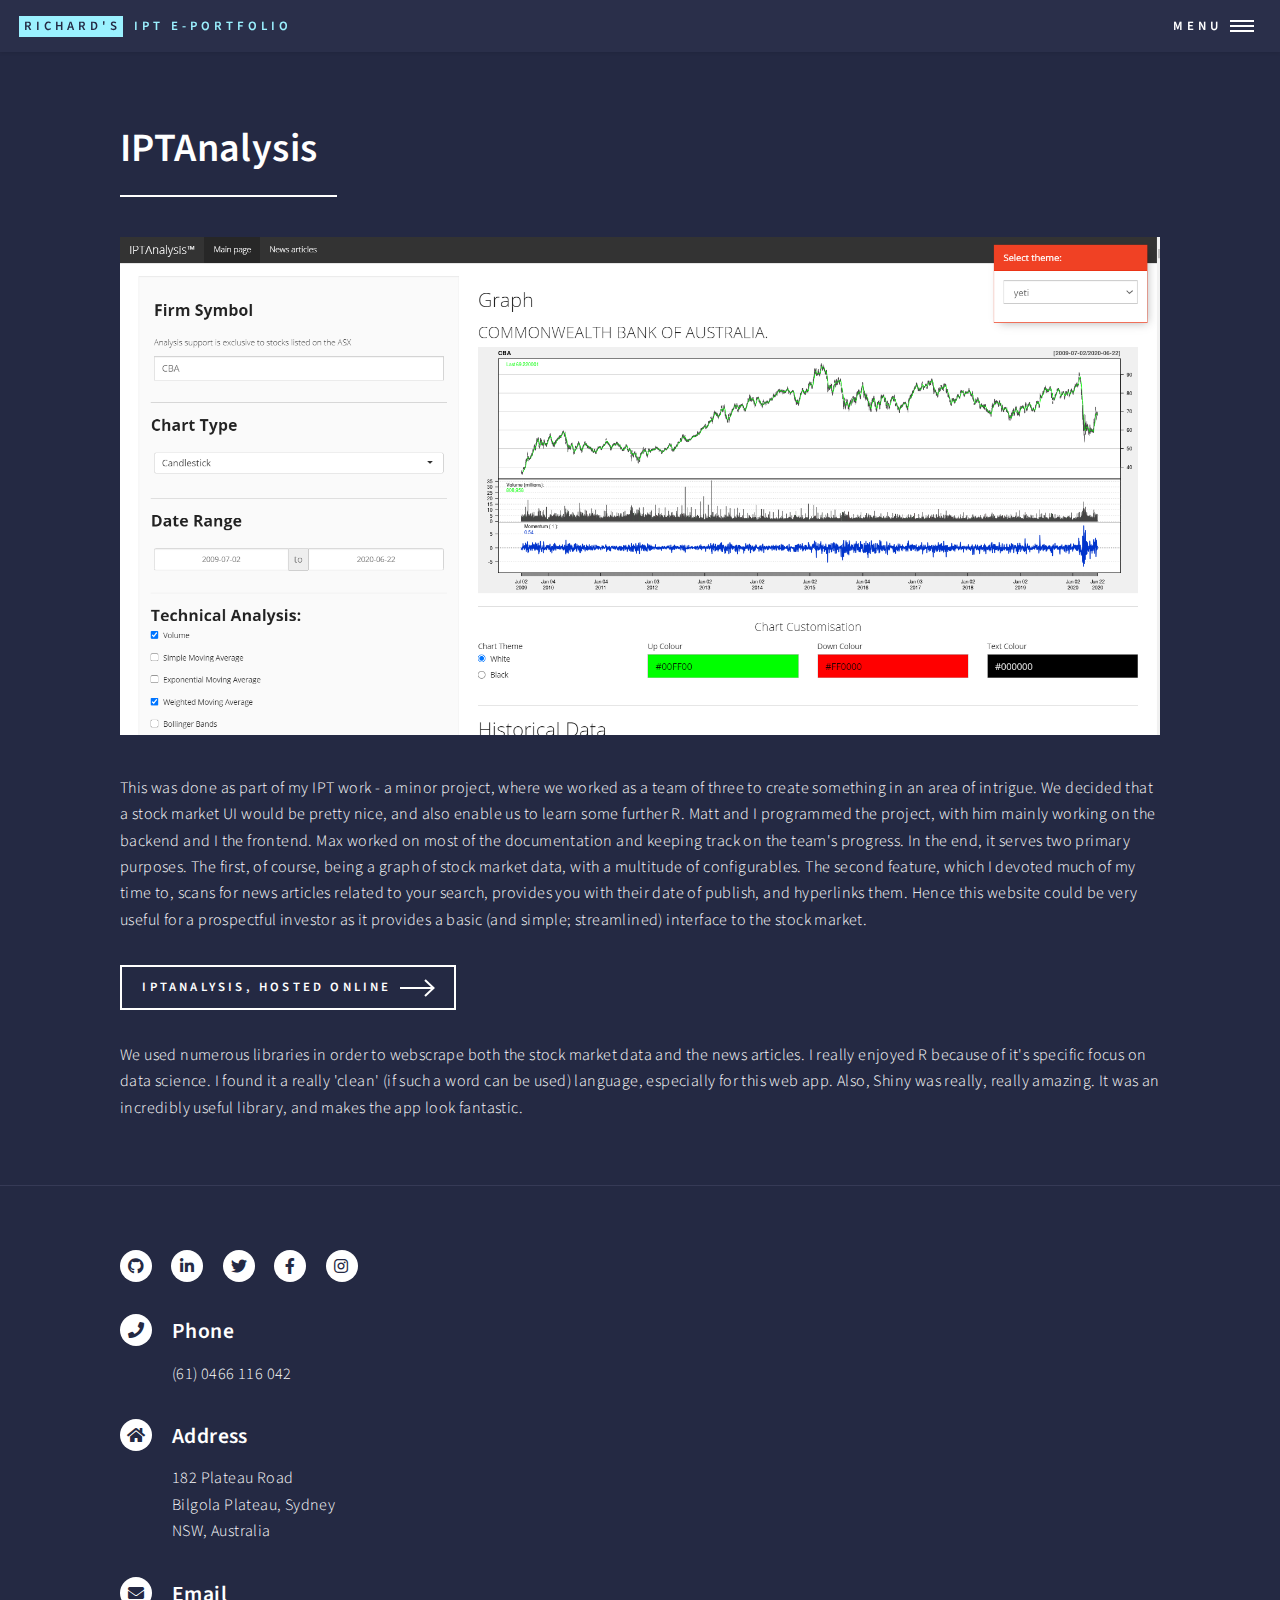
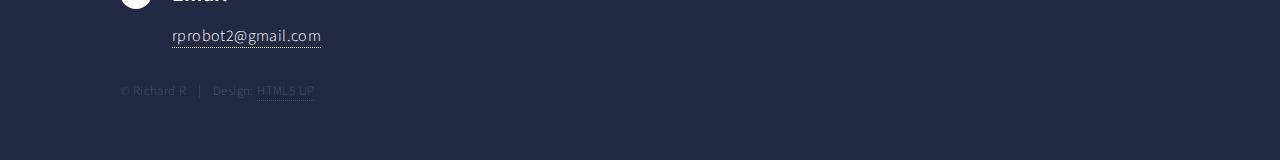
<file: IPTAnalysis.html>
<!DOCTYPE HTML>
<!--
	Forty by HTML5 UP
	html5up.net | @ajlkn
	Free for personal and commercial use under the CCA 3.0 license (html5up.net/license)
-->
<html>
	<head>
		<title>R's E-Portfolio</title>
		<meta charset="utf-8" />
		<meta name="viewport" content="width=device-width, initial-scale=1, user-scalable=no" />
		<link rel="stylesheet" href="assets/css/main.css" />
		<noscript><link rel="stylesheet" href="assets/css/noscript.css" /></noscript>
	</head>
	<body class="is-preload">

		<!-- Wrapper -->
			<div id="wrapper">

				<!-- Header -->
					<header id="header">
						<a href="index.html" class="logo"><strong>Richard's</strong> <span>IPT e-portfolio</span></a>
						<nav>
							<a href="#menu">Menu</a>
						</nav>
					</header>

				<!-- Menu -->
					<nav id="menu">
						<ul class="links">
							<li><a href="index.html">Home</a></li>
							<li><a href="landing.html">Landing</a></li>
							<li><a href="generic.html">Generic</a></li>
							<li><a href="elements.html">Elements</a></li>
						</ul>
						<ul class="actions stacked">
							<li><a href="#" class="button primary fit">Get Started</a></li>
							<li><a href="#" class="button fit">Log In</a></li>
						</ul>
					</nav>

                
                
				<!-- Main -->
					<div id="main" class="alt">

						<!-- One -->
							<section id="one">
								<div class="inner">
									<header class="major">
										<h1>IPTAnalysis</h1>
									</header>
									<span class="image main"><img src="images/IPTAnalysis/index%20IPTAnalysis%20photo.png" alt="" /></span>
									<p>This was done as part of my IPT work - a minor project, where we worked as a team of three to create something in an area of intrigue.  We decided that a stock market UI would be pretty nice, and also enable us to learn some further R.  Matt and I programmed the project, with him mainly working on the backend and I the frontend.  Max worked on most of the documentation and keeping track on the team's progress.  In the end, it serves two primary purposes.  The first, of course, being a graph of stock market data, with a multitude of configurables.  The second feature, which I devoted much of my time to, scans for news articles related to your search, provides you with their date of publish, and hyperlinks them.  Hence this website could be very useful for a prospectful investor as it provides a basic (and simple; streamlined) interface to the stock market.</p>
                                    
                                    <ul class="actions">
                                        <li><a href="https://iptanalysis.shinyapps.io/iptanalysis/" class="button next">IPTAnalysis, hosted online</a></li>
                                    </ul>
                                    
                                    <p>We used numerous libraries in order to webscrape both the stock market data and the news articles.  I really enjoyed R because of it's specific focus on data science.  I found it a really 'clean' (if such a word can be used) language, especially for this web app.  Also, Shiny was really, really amazing.  It was an incredibly useful library, and makes the app look fantastic.</p>
                                    
								</div>
                                
                                
                                
							</section>
                        

					</div>

				<!-- Footer -->
					<footer id="footer">
						<div class="inner">
							<ul class="icons">
								<li><a href="https://github.com/Rprobot2" class="icon brands alt fa-github"><span class="label">GitHub</span></a></li>
								<li><a href="https://au.linkedin.com/" class="icon brands alt fa-linkedin-in"><span class="label">LinkedIn</span></a></li>
                                <li><a href="https://twitter.com/explore" class="icon brands alt fa-twitter"><span class="label">Twitter</span></a></li>
								<li><a href="https://www.facebook.com/" class="icon brands alt fa-facebook-f"><span class="label">Facebook</span></a></li>
								<li><a href="https://www.instagram.com/" class="icon brands alt fa-instagram"><span class="label">Instagram</span></a></li>
							</ul>
                            <section>
                                <div class="contact-method">
                                    <span class="icon solid alt fa-phone"></span>
                                    <h3>Phone</h3>
                                    <span>(61) 0466 116 042</span>
                                </div>
                                <div class="contact-method">
                                    <span class="icon solid alt fa-home"></span>
                                    <h3>Address</h3>
                                    <span>182 Plateau Road<br />
                                    Bilgola Plateau, Sydney<br />
                                    NSW, Australia</span>
                                </div>
                                <div class="contact-method">
                                    <span class="icon solid alt fa-envelope"></span>
                                    <h3>Email</h3>
                                    <a href="#">rprobot2@gmail.com</a>
                                </div>
                            </section>
                            
							<ul class="copyright">
								<li>&copy; Richard R</li><li>Design: <a href="https://html5up.net">HTML5 UP</a></li>
							</ul>
						</div>
					</footer>

			</div>

		<!-- Scripts -->
			<script src="assets/js/jquery.min.js"></script>
			<script src="assets/js/jquery.scrolly.min.js"></script>
			<script src="assets/js/jquery.scrollex.min.js"></script>
			<script src="assets/js/browser.min.js"></script>
			<script src="assets/js/breakpoints.min.js"></script>
			<script src="assets/js/util.js"></script>
			<script src="assets/js/main.js"></script>

	</body>
</html>
</file>
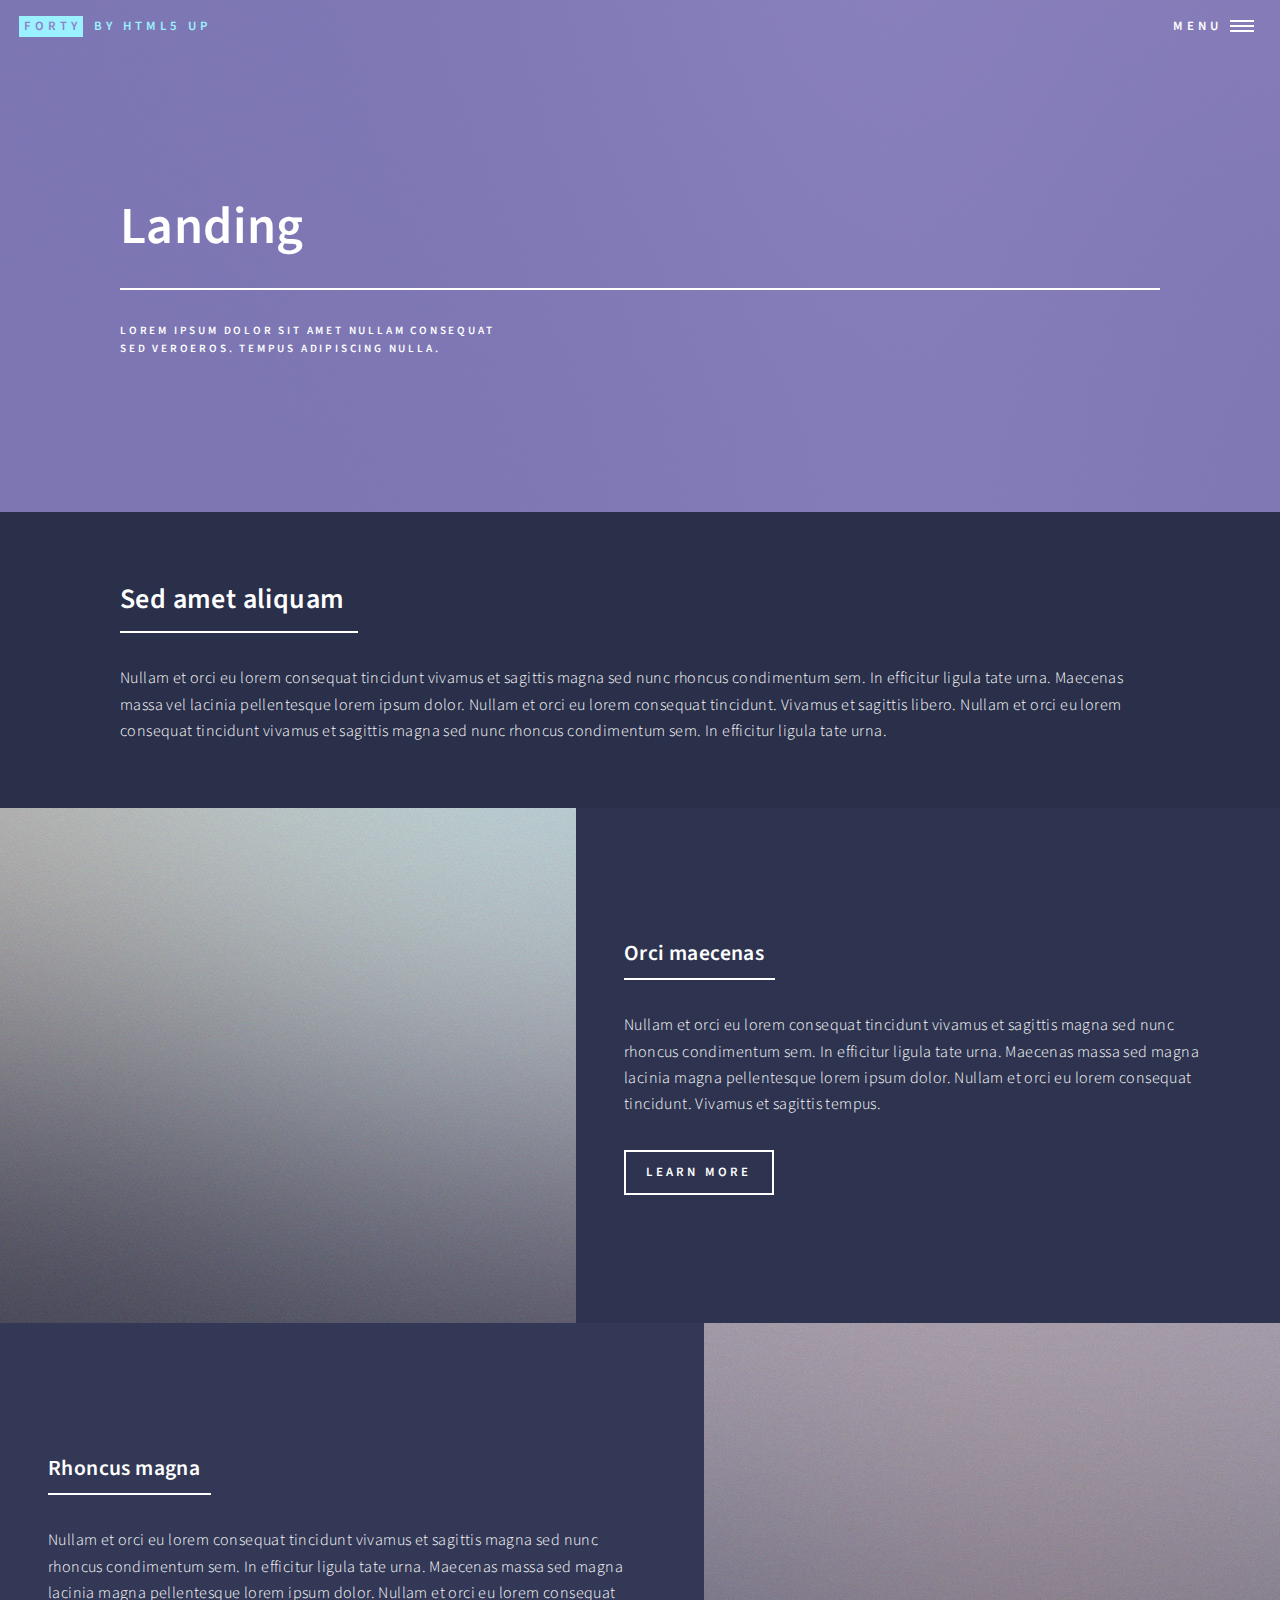
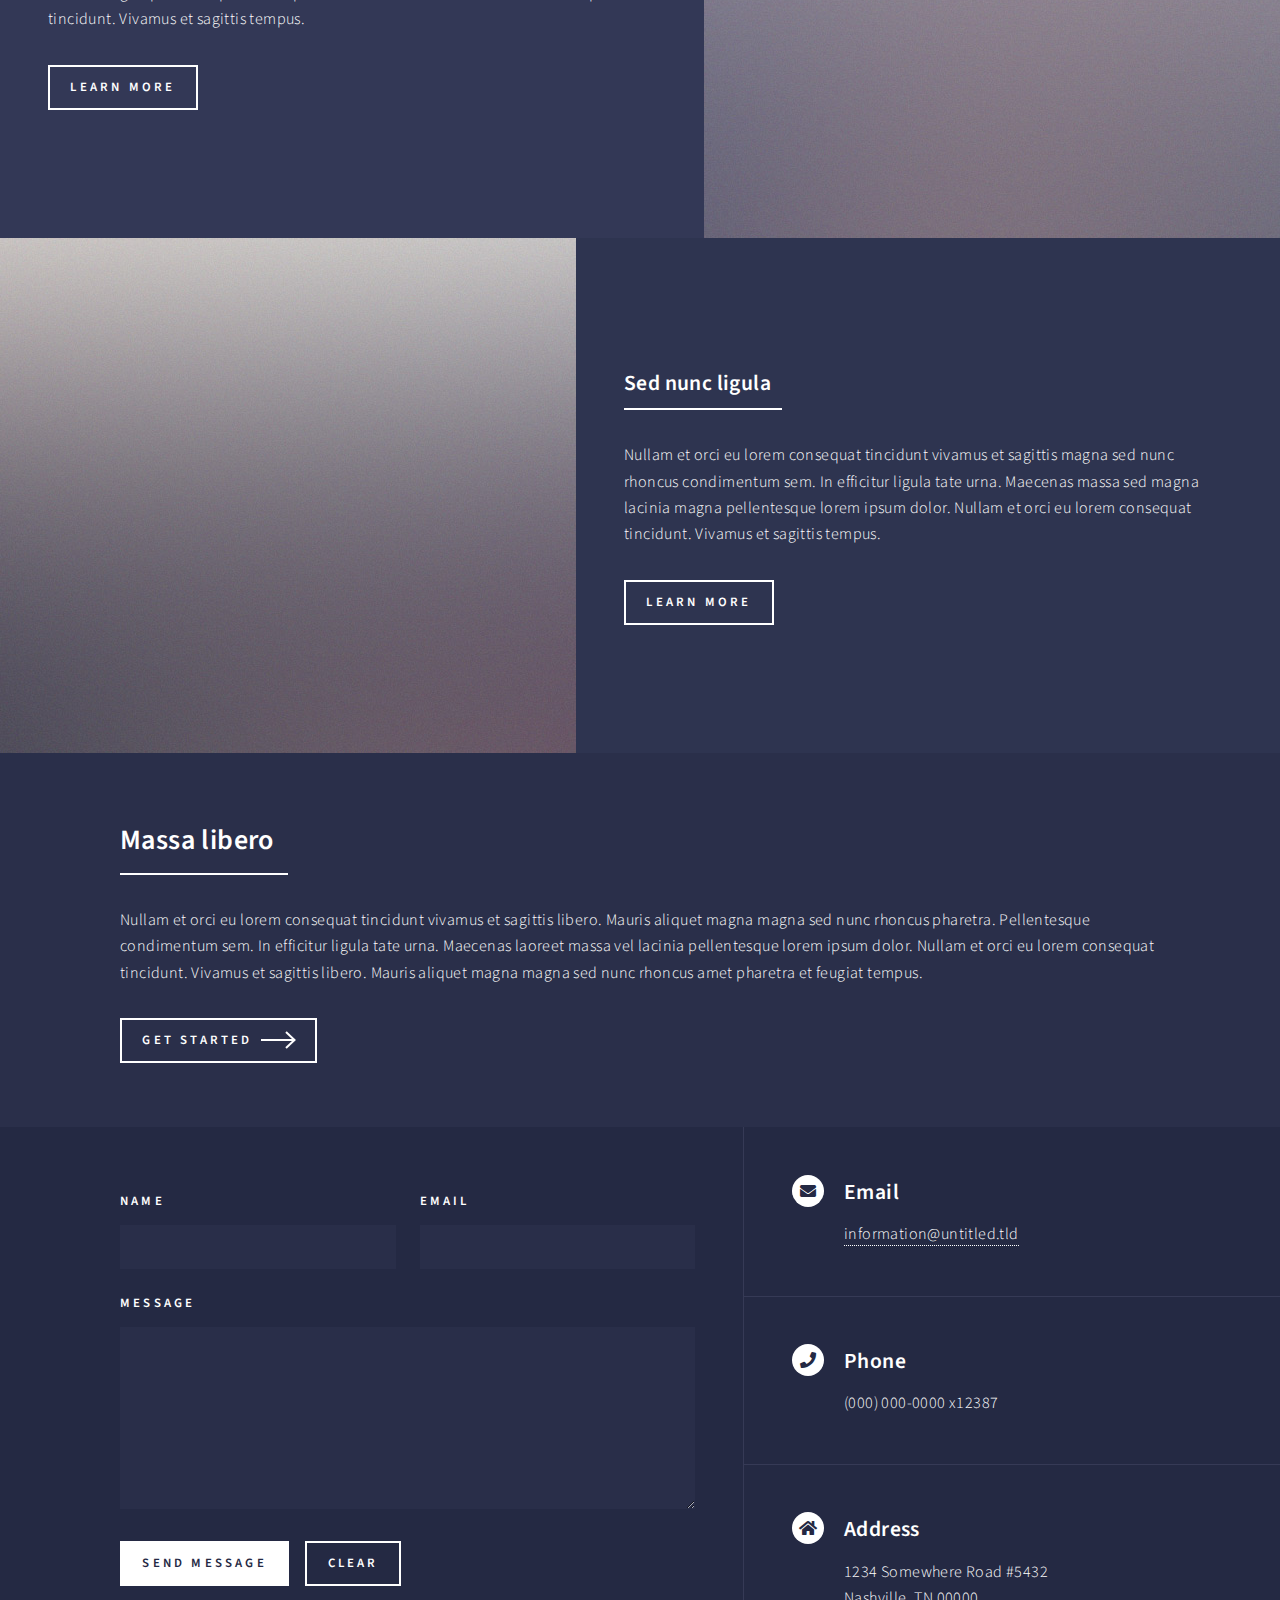
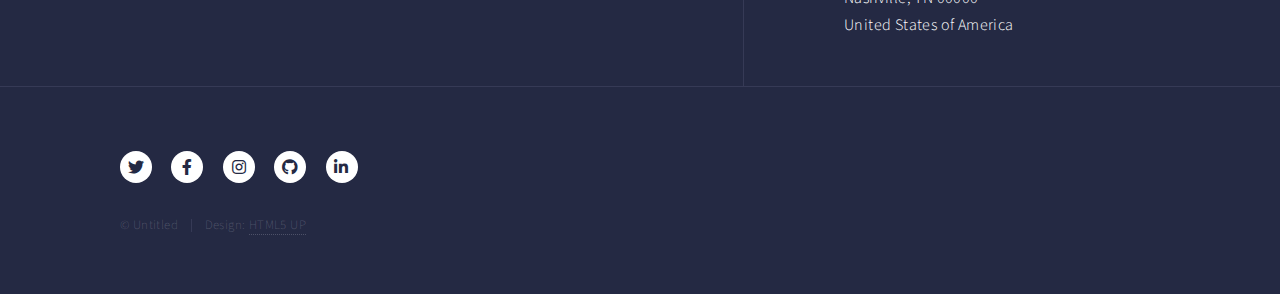
<file: landing.html>
<!DOCTYPE HTML>
<!--
	Forty by HTML5 UP
	html5up.net | @ajlkn
	Free for personal and commercial use under the CCA 3.0 license (html5up.net/license)
-->
<html>
	<head>
		<title>Landing - Forty by HTML5 UP</title>
		<meta charset="utf-8" />
		<meta name="viewport" content="width=device-width, initial-scale=1, user-scalable=no" />
		<link rel="stylesheet" href="assets/css/main.css" />
		<noscript><link rel="stylesheet" href="assets/css/noscript.css" /></noscript>
	</head>
	<body class="is-preload">

		<!-- Wrapper -->
			<div id="wrapper">

				<!-- Header -->
				<!-- Note: The "styleN" class below should match that of the banner element. -->
					<header id="header" class="alt style2">
						<a href="index.html" class="logo"><strong>Forty</strong> <span>by HTML5 UP</span></a>
						<nav>
							<a href="#menu">Menu</a>
						</nav>
					</header>

				<!-- Menu -->
					<nav id="menu">
						<ul class="links">
							<li><a href="index.html">Home</a></li>
							<li><a href="landing.html">Landing</a></li>
							<li><a href="generic.html">Generic</a></li>
							<li><a href="elements.html">Elements</a></li>
						</ul>
						<ul class="actions stacked">
							<li><a href="#" class="button primary fit">Get Started</a></li>
							<li><a href="#" class="button fit">Log In</a></li>
						</ul>
					</nav>

				<!-- Banner -->
				<!-- Note: The "styleN" class below should match that of the header element. -->
					<section id="banner" class="style2">
						<div class="inner">
							<span class="image">
								<img src="images/pic07.jpg" alt="" />
							</span>
							<header class="major">
								<h1>Landing</h1>
							</header>
							<div class="content">
								<p>Lorem ipsum dolor sit amet nullam consequat<br />
								sed veroeros. tempus adipiscing nulla.</p>
							</div>
						</div>
					</section>

				<!-- Main -->
					<div id="main">

						<!-- One -->
							<section id="one">
								<div class="inner">
									<header class="major">
										<h2>Sed amet aliquam</h2>
									</header>
									<p>Nullam et orci eu lorem consequat tincidunt vivamus et sagittis magna sed nunc rhoncus condimentum sem. In efficitur ligula tate urna. Maecenas massa vel lacinia pellentesque lorem ipsum dolor. Nullam et orci eu lorem consequat tincidunt. Vivamus et sagittis libero. Nullam et orci eu lorem consequat tincidunt vivamus et sagittis magna sed nunc rhoncus condimentum sem. In efficitur ligula tate urna.</p>
								</div>
							</section>

						<!-- Two -->
							<section id="two" class="spotlights">
								<section>
									<a href="generic.html" class="image">
										<img src="images/pic08.jpg" alt="" data-position="center center" />
									</a>
									<div class="content">
										<div class="inner">
											<header class="major">
												<h3>Orci maecenas</h3>
											</header>
											<p>Nullam et orci eu lorem consequat tincidunt vivamus et sagittis magna sed nunc rhoncus condimentum sem. In efficitur ligula tate urna. Maecenas massa sed magna lacinia magna pellentesque lorem ipsum dolor. Nullam et orci eu lorem consequat tincidunt. Vivamus et sagittis tempus.</p>
											<ul class="actions">
												<li><a href="generic.html" class="button">Learn more</a></li>
											</ul>
										</div>
									</div>
								</section>
								<section>
									<a href="generic.html" class="image">
										<img src="images/pic09.jpg" alt="" data-position="top center" />
									</a>
									<div class="content">
										<div class="inner">
											<header class="major">
												<h3>Rhoncus magna</h3>
											</header>
											<p>Nullam et orci eu lorem consequat tincidunt vivamus et sagittis magna sed nunc rhoncus condimentum sem. In efficitur ligula tate urna. Maecenas massa sed magna lacinia magna pellentesque lorem ipsum dolor. Nullam et orci eu lorem consequat tincidunt. Vivamus et sagittis tempus.</p>
											<ul class="actions">
												<li><a href="generic.html" class="button">Learn more</a></li>
											</ul>
										</div>
									</div>
								</section>
								<section>
									<a href="generic.html" class="image">
										<img src="images/pic10.jpg" alt="" data-position="25% 25%" />
									</a>
									<div class="content">
										<div class="inner">
											<header class="major">
												<h3>Sed nunc ligula</h3>
											</header>
											<p>Nullam et orci eu lorem consequat tincidunt vivamus et sagittis magna sed nunc rhoncus condimentum sem. In efficitur ligula tate urna. Maecenas massa sed magna lacinia magna pellentesque lorem ipsum dolor. Nullam et orci eu lorem consequat tincidunt. Vivamus et sagittis tempus.</p>
											<ul class="actions">
												<li><a href="generic.html" class="button">Learn more</a></li>
											</ul>
										</div>
									</div>
								</section>
							</section>

						<!-- Three -->
							<section id="three">
								<div class="inner">
									<header class="major">
										<h2>Massa libero</h2>
									</header>
									<p>Nullam et orci eu lorem consequat tincidunt vivamus et sagittis libero. Mauris aliquet magna magna sed nunc rhoncus pharetra. Pellentesque condimentum sem. In efficitur ligula tate urna. Maecenas laoreet massa vel lacinia pellentesque lorem ipsum dolor. Nullam et orci eu lorem consequat tincidunt. Vivamus et sagittis libero. Mauris aliquet magna magna sed nunc rhoncus amet pharetra et feugiat tempus.</p>
									<ul class="actions">
										<li><a href="generic.html" class="button next">Get Started</a></li>
									</ul>
								</div>
							</section>

					</div>

				<!-- Contact -->
					<section id="contact">
						<div class="inner">
							<section>
								<form method="post" action="#">
									<div class="fields">
										<div class="field half">
											<label for="name">Name</label>
											<input type="text" name="name" id="name" />
										</div>
										<div class="field half">
											<label for="email">Email</label>
											<input type="text" name="email" id="email" />
										</div>
										<div class="field">
											<label for="message">Message</label>
											<textarea name="message" id="message" rows="6"></textarea>
										</div>
									</div>
									<ul class="actions">
										<li><input type="submit" value="Send Message" class="primary" /></li>
										<li><input type="reset" value="Clear" /></li>
									</ul>
								</form>
							</section>
							<section class="split">
								<section>
									<div class="contact-method">
										<span class="icon solid alt fa-envelope"></span>
										<h3>Email</h3>
										<a href="#">information@untitled.tld</a>
									</div>
								</section>
								<section>
									<div class="contact-method">
										<span class="icon solid alt fa-phone"></span>
										<h3>Phone</h3>
										<span>(000) 000-0000 x12387</span>
									</div>
								</section>
								<section>
									<div class="contact-method">
										<span class="icon solid alt fa-home"></span>
										<h3>Address</h3>
										<span>1234 Somewhere Road #5432<br />
										Nashville, TN 00000<br />
										United States of America</span>
									</div>
								</section>
							</section>
						</div>
					</section>

				<!-- Footer -->
					<footer id="footer">
						<div class="inner">
							<ul class="icons">
								<li><a href="#" class="icon brands alt fa-twitter"><span class="label">Twitter</span></a></li>
								<li><a href="#" class="icon brands alt fa-facebook-f"><span class="label">Facebook</span></a></li>
								<li><a href="#" class="icon brands alt fa-instagram"><span class="label">Instagram</span></a></li>
								<li><a href="#" class="icon brands alt fa-github"><span class="label">GitHub</span></a></li>
								<li><a href="#" class="icon brands alt fa-linkedin-in"><span class="label">LinkedIn</span></a></li>
							</ul>
							<ul class="copyright">
								<li>&copy; Untitled</li><li>Design: <a href="https://html5up.net">HTML5 UP</a></li>
							</ul>
						</div>
					</footer>

			</div>

		<!-- Scripts -->
			<script src="assets/js/jquery.min.js"></script>
			<script src="assets/js/jquery.scrolly.min.js"></script>
			<script src="assets/js/jquery.scrollex.min.js"></script>
			<script src="assets/js/browser.min.js"></script>
			<script src="assets/js/breakpoints.min.js"></script>
			<script src="assets/js/util.js"></script>
			<script src="assets/js/main.js"></script>

	</body>
</html>
</file>
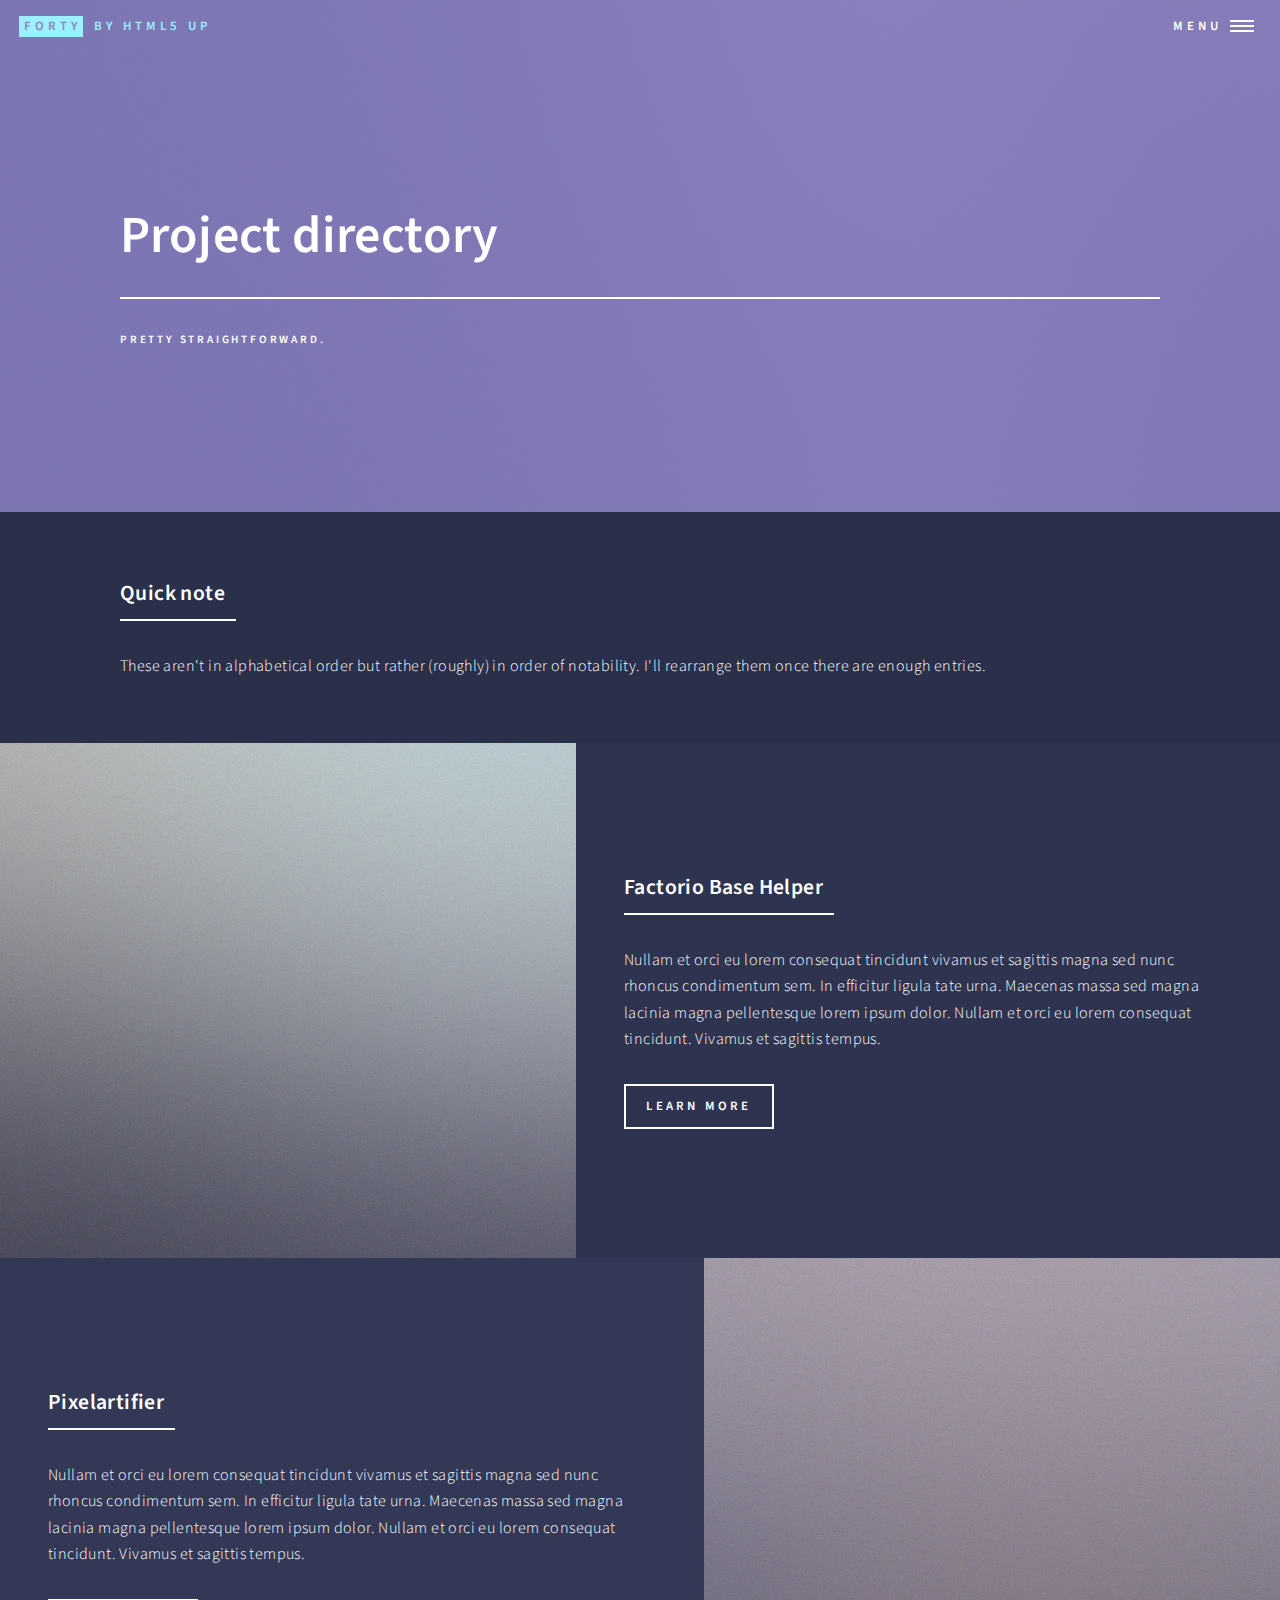
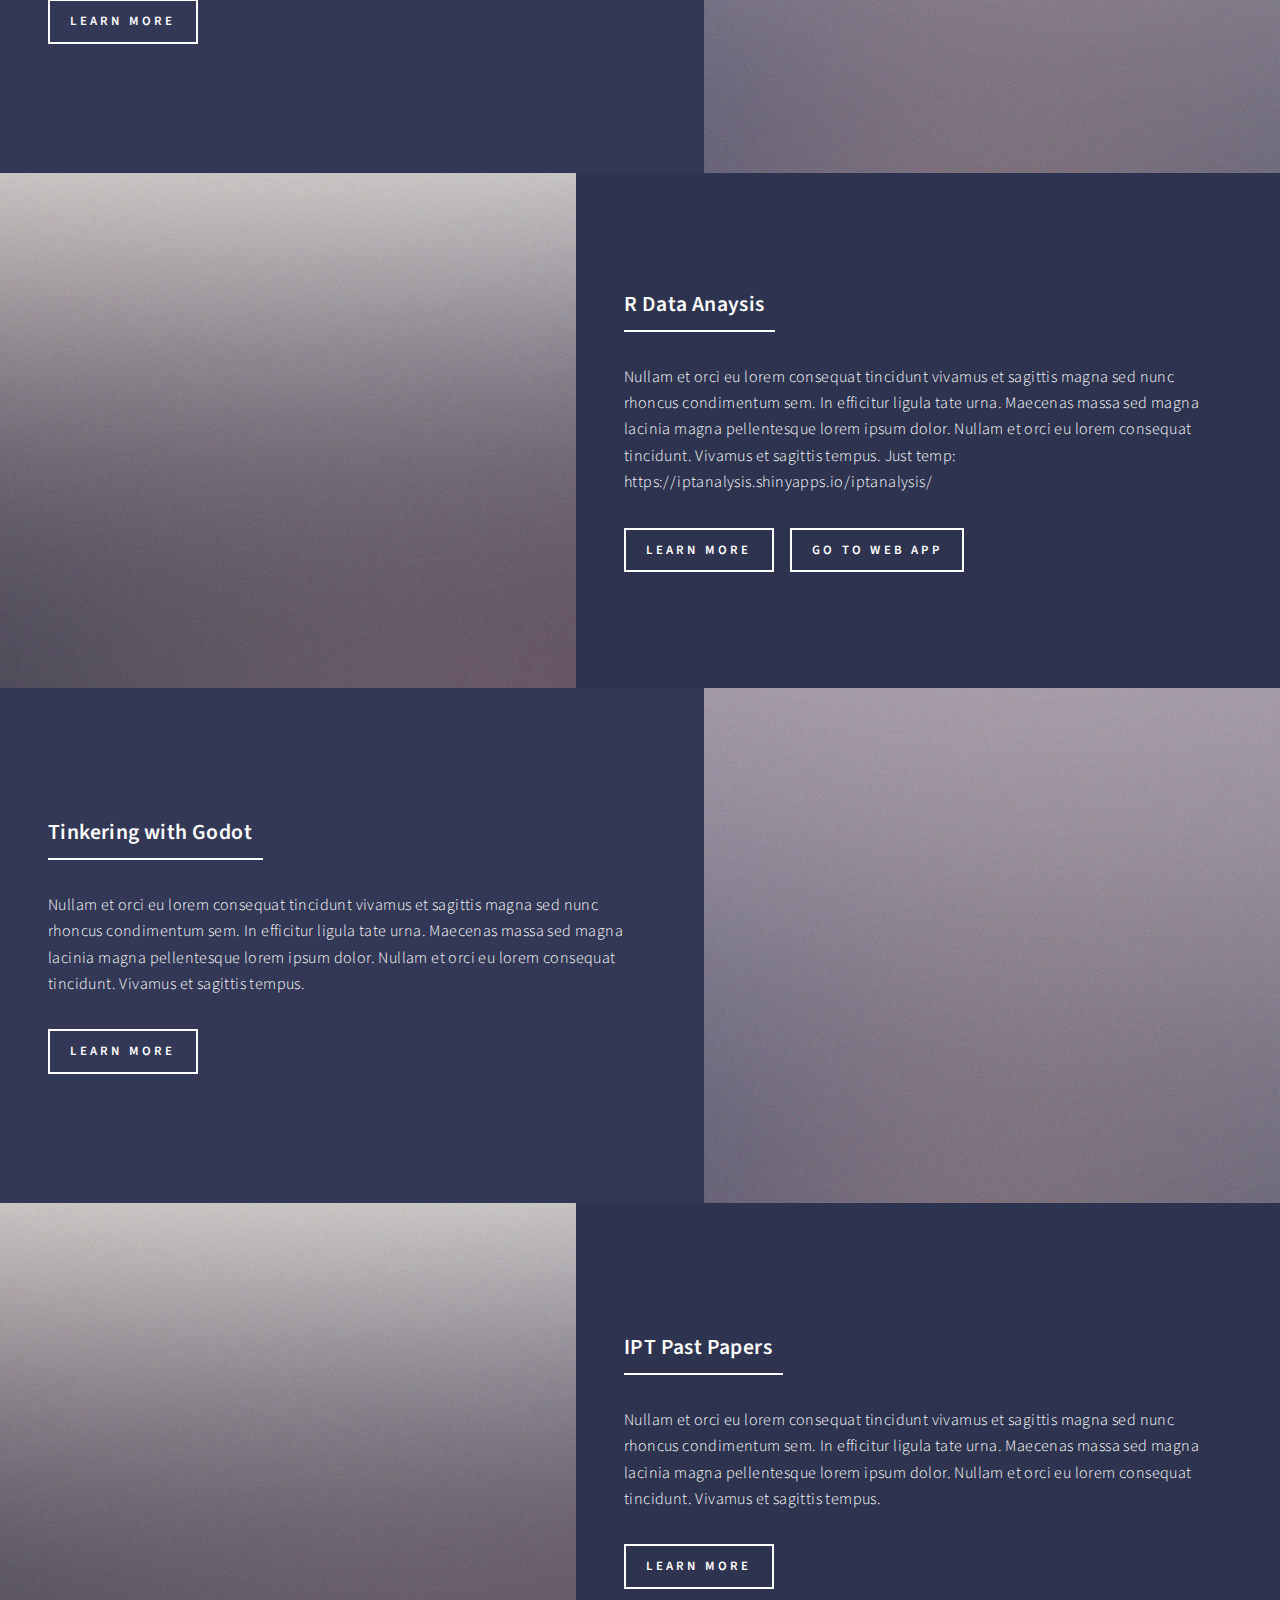
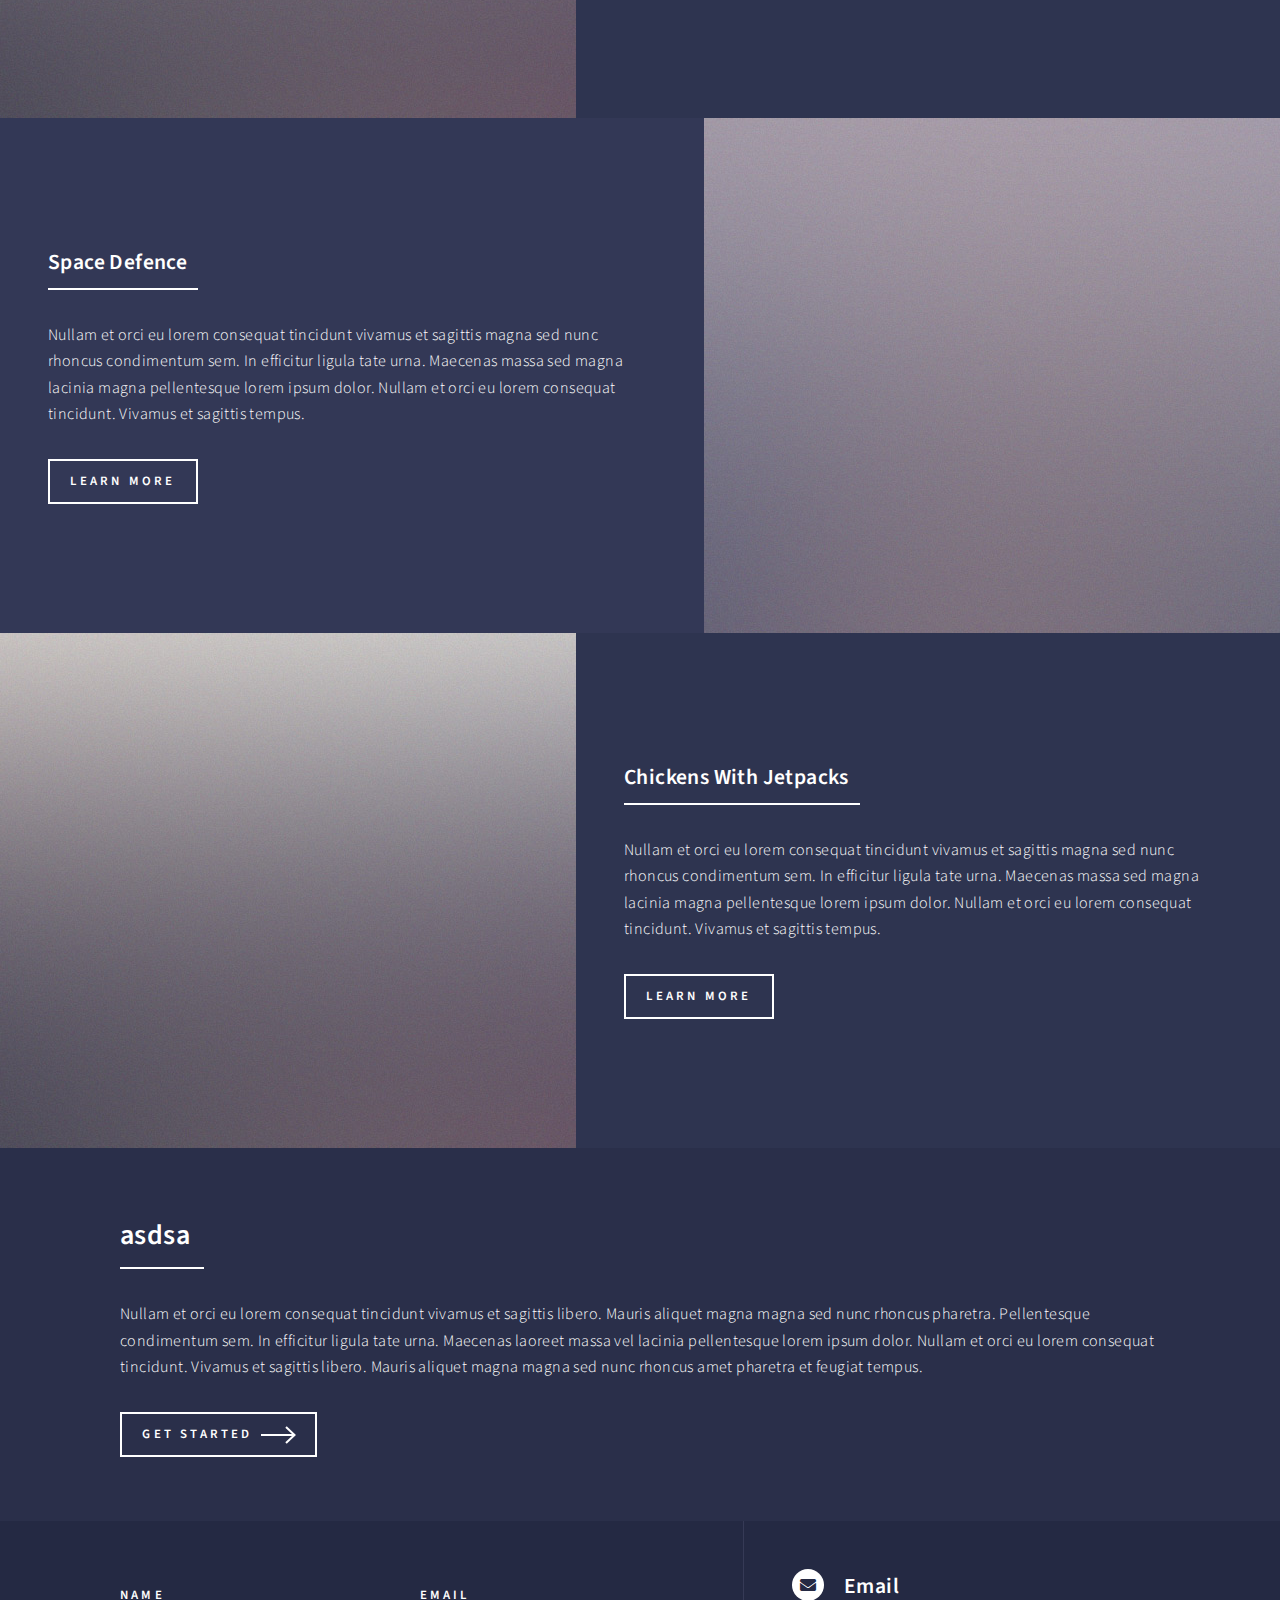
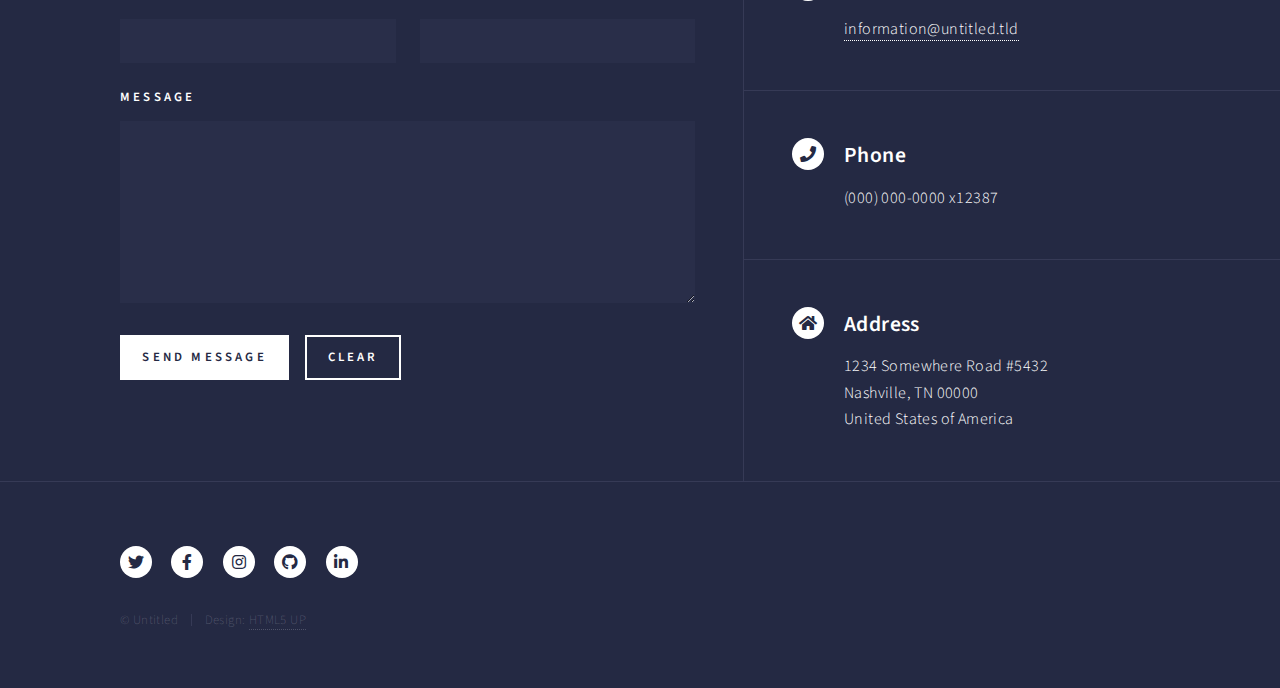
<file: projects.html>
<!DOCTYPE HTML>
<!--
	Forty by HTML5 UP
	html5up.net | @ajlkn
	Free for personal and commercial use under the CCA 3.0 license (html5up.net/license)
-->
<html>
	<head>
		<title>E-Portfolio Directory</title>
		<meta charset="utf-8" />
		<meta name="viewport" content="width=device-width, initial-scale=1, user-scalable=no" />
		<link rel="stylesheet" href="assets/css/main.css" />
		<noscript><link rel="stylesheet" href="assets/css/noscript.css" /></noscript>
	</head>
	<body class="is-preload">

		<!-- Wrapper -->
			<div id="wrapper">

				<!-- Header -->
				<!-- Note: The "styleN" class below should match that of the banner element. -->
					<header id="header" class="alt style2">
						<a href="index.html" class="logo"><strong>Forty</strong> <span>by HTML5 UP</span></a>
						<nav>
							<a href="#menu">Menu</a>
						</nav>
					</header>

				<!-- Menu -->
					<nav id="menu">
						<ul class="links">
							<li><a href="index.html">Home</a></li>
							<li><a href="landing.html">Landing</a></li>
							<li><a href="generic.html">Generic</a></li>
							<li><a href="elements.html">Elements</a></li>
						</ul>
						<ul class="actions stacked">
							<li><a href="#" class="button primary fit">Get Started</a></li>
							<li><a href="#" class="button fit">Log In</a></li>
						</ul>
					</nav>

				<!-- Banner -->
				<!-- Note: The "styleN" class below should match that of the header element. -->
					<section id="banner" class="style2">
						<div class="inner">
							<span class="image">
								<img src="images/pic07.jpg" alt="" />
							</span>
							<header class="major">
								<h1>Project directory</h1>
							</header>
							<div class="content">
								<p>Pretty straightforward.</p>
							</div>
						</div>
					</section>

				<!-- Main -->
					<div id="main">

						<!-- One -->
							<section id="one">
								<div class="inner">
									<header class="major">
										<h3>Quick note</h3>
									</header>
									<p>These aren't in alphabetical order but rather (roughly) in order of notability.  I'll rearrange them once there are enough entries.</p>
								</div>
							</section>

						<!-- Two -->
							<section id="two" class="spotlights">
								
                                
                                <section>
									<a href="generic.html" class="image">
										<img src="images/pic08.jpg" alt="" data-position="center center" />
									</a>
									<div class="content">
										<div class="inner">
											<header class="major">
												<h3>Factorio Base Helper</h3>
											</header>
											<p>Nullam et orci eu lorem consequat tincidunt vivamus et sagittis magna sed nunc rhoncus condimentum sem. In efficitur ligula tate urna. Maecenas massa sed magna lacinia magna pellentesque lorem ipsum dolor. Nullam et orci eu lorem consequat tincidunt. Vivamus et sagittis tempus.</p>
											<ul class="actions">
												<li><a href="generic.html" class="button">Learn more</a></li>
											</ul>
										</div>
									</div>
								</section>
                                
                                
								<section>
									<a href="generic.html" class="image">
										<img src="images/pic09.jpg" alt="" data-position="top center" />
									</a>
									<div class="content">
										<div class="inner">
											<header class="major">
												<h3>Pixelartifier</h3>
											</header>
											<p>Nullam et orci eu lorem consequat tincidunt vivamus et sagittis magna sed nunc rhoncus condimentum sem. In efficitur ligula tate urna. Maecenas massa sed magna lacinia magna pellentesque lorem ipsum dolor. Nullam et orci eu lorem consequat tincidunt. Vivamus et sagittis tempus.</p>
											<ul class="actions">
												<li><a href="generic.html" class="button">Learn more</a></li>
											</ul>
										</div>
									</div>
								</section>
                                
                                
								<section>
									<a href="generic.html" class="image">
										<img src="images/pic10.jpg" alt="" data-position="25% 25%" />
									</a>
									<div class="content">
										<div class="inner">
											<header class="major">
												<h3>R Data Anaysis</h3>
											</header>
											<p>Nullam et orci eu lorem consequat tincidunt vivamus et sagittis magna sed nunc rhoncus condimentum sem. In efficitur ligula tate urna. Maecenas massa sed magna lacinia magna pellentesque lorem ipsum dolor. Nullam et orci eu lorem consequat tincidunt. Vivamus et sagittis tempus. Just temp: https://iptanalysis.shinyapps.io/iptanalysis/</p>
											<ul class="actions">
												<li><a href="generic.html" class="button">Learn more</a></li>
                                                <li><a href="https://iptanalysis.shinyapps.io/iptanalysis/" class="button">Go to web app</a></li>
											</ul>
										</div>
									</div>
								</section>
                                
                                
                                <section>
									<a href="generic.html" class="image">
										<img src="images/pic09.jpg" alt="" data-position="top center" />
									</a>
									<div class="content">
										<div class="inner">
											<header class="major">
												<h3>Tinkering with Godot</h3>
											</header>
											<p>Nullam et orci eu lorem consequat tincidunt vivamus et sagittis magna sed nunc rhoncus condimentum sem. In efficitur ligula tate urna. Maecenas massa sed magna lacinia magna pellentesque lorem ipsum dolor. Nullam et orci eu lorem consequat tincidunt. Vivamus et sagittis tempus.</p>
											<ul class="actions">
												<li><a href="generic.html" class="button">Learn more</a></li>
											</ul>
										</div>
									</div>
								</section>
                                
                                
								<section>
									<a href="generic.html" class="image">
										<img src="images/pic10.jpg" alt="" data-position="25% 25%" />
									</a>
									<div class="content">
										<div class="inner">
											<header class="major">
												<h3>IPT Past Papers</h3>
											</header>
											<p>Nullam et orci eu lorem consequat tincidunt vivamus et sagittis magna sed nunc rhoncus condimentum sem. In efficitur ligula tate urna. Maecenas massa sed magna lacinia magna pellentesque lorem ipsum dolor. Nullam et orci eu lorem consequat tincidunt. Vivamus et sagittis tempus.</p>
											<ul class="actions">
												<li><a href="generic.html" class="button">Learn more</a></li>
											</ul>
										</div>
									</div>
								</section>
                                
                                
                                <section>
									<a href="generic.html" class="image">
										<img src="images/pic09.jpg" alt="" data-position="top center" />
									</a>
									<div class="content">
										<div class="inner">
											<header class="major">
												<h3>Space Defence</h3>
											</header>
											<p>Nullam et orci eu lorem consequat tincidunt vivamus et sagittis magna sed nunc rhoncus condimentum sem. In efficitur ligula tate urna. Maecenas massa sed magna lacinia magna pellentesque lorem ipsum dolor. Nullam et orci eu lorem consequat tincidunt. Vivamus et sagittis tempus.</p>
											<ul class="actions">
												<li><a href="generic.html" class="button">Learn more</a></li>
											</ul>
										</div>
									</div>
								</section>
                                
                                
								<section>
									<a href="generic.html" class="image">
										<img src="images/pic10.jpg" alt="" data-position="25% 25%" />
									</a>
									<div class="content">
										<div class="inner">
											<header class="major">
												<h3>Chickens With Jetpacks</h3>
											</header>
											<p>Nullam et orci eu lorem consequat tincidunt vivamus et sagittis magna sed nunc rhoncus condimentum sem. In efficitur ligula tate urna. Maecenas massa sed magna lacinia magna pellentesque lorem ipsum dolor. Nullam et orci eu lorem consequat tincidunt. Vivamus et sagittis tempus.</p>
											<ul class="actions">
												<li><a href="generic.html" class="button">Learn more</a></li>
											</ul>
										</div>
									</div>
								</section>
                                
                                
							</section>

						<!-- Three -->
							<section id="three">
								<div class="inner">
									<header class="major">
										<h2>asdsa</h2>
									</header>
									<p>Nullam et orci eu lorem consequat tincidunt vivamus et sagittis libero. Mauris aliquet magna magna sed nunc rhoncus pharetra. Pellentesque condimentum sem. In efficitur ligula tate urna. Maecenas laoreet massa vel lacinia pellentesque lorem ipsum dolor. Nullam et orci eu lorem consequat tincidunt. Vivamus et sagittis libero. Mauris aliquet magna magna sed nunc rhoncus amet pharetra et feugiat tempus.</p>
									<ul class="actions">
										<li><a href="generic.html" class="button next">Get Started</a></li>
									</ul>
								</div>
							</section>

					</div>

				<!-- Contact -->
					<section id="contact">
						<div class="inner">
							<section>
								<form method="post" action="#">
									<div class="fields">
										<div class="field half">
											<label for="name">Name</label>
											<input type="text" name="name" id="name" />
										</div>
										<div class="field half">
											<label for="email">Email</label>
											<input type="text" name="email" id="email" />
										</div>
										<div class="field">
											<label for="message">Message</label>
											<textarea name="message" id="message" rows="6"></textarea>
										</div>
									</div>
									<ul class="actions">
										<li><input type="submit" value="Send Message" class="primary" /></li>
										<li><input type="reset" value="Clear" /></li>
									</ul>
								</form>
							</section>
							<section class="split">
								<section>
									<div class="contact-method">
										<span class="icon solid alt fa-envelope"></span>
										<h3>Email</h3>
										<a href="#">information@untitled.tld</a>
									</div>
								</section>
								<section>
									<div class="contact-method">
										<span class="icon solid alt fa-phone"></span>
										<h3>Phone</h3>
										<span>(000) 000-0000 x12387</span>
									</div>
								</section>
								<section>
									<div class="contact-method">
										<span class="icon solid alt fa-home"></span>
										<h3>Address</h3>
										<span>1234 Somewhere Road #5432<br />
										Nashville, TN 00000<br />
										United States of America</span>
									</div>
								</section>
							</section>
						</div>
					</section>

				<!-- Footer -->
					<footer id="footer">
						<div class="inner">
							<ul class="icons">
								<li><a href="#" class="icon brands alt fa-twitter"><span class="label">Twitter</span></a></li>
								<li><a href="#" class="icon brands alt fa-facebook-f"><span class="label">Facebook</span></a></li>
								<li><a href="#" class="icon brands alt fa-instagram"><span class="label">Instagram</span></a></li>
								<li><a href="#" class="icon brands alt fa-github"><span class="label">GitHub</span></a></li>
								<li><a href="#" class="icon brands alt fa-linkedin-in"><span class="label">LinkedIn</span></a></li>
							</ul>
							<ul class="copyright">
								<li>&copy; Untitled</li><li>Design: <a href="https://html5up.net">HTML5 UP</a></li>
							</ul>
						</div>
					</footer>

			</div>

		<!-- Scripts -->
			<script src="assets/js/jquery.min.js"></script>
			<script src="assets/js/jquery.scrolly.min.js"></script>
			<script src="assets/js/jquery.scrollex.min.js"></script>
			<script src="assets/js/browser.min.js"></script>
			<script src="assets/js/breakpoints.min.js"></script>
			<script src="assets/js/util.js"></script>
			<script src="assets/js/main.js"></script>

	</body>
</html>
</file>
<file: assets/css/noscript.css>
/*
	Forty by HTML5 UP
	html5up.net | @ajlkn
	Free for personal and commercial use under the CCA 3.0 license (html5up.net/license)
*/

/* Banner */

	body.is-preload #banner:after {
		opacity: 0.85;
	}

	body.is-preload #banner > .inner {
		-moz-filter: none;
		-webkit-filter: none;
		-ms-filter: none;
		filter: none;
		-moz-transform: none;
		-webkit-transform: none;
		-ms-transform: none;
		transform: none;
		opacity: 1;
	}
</file>
<file: assets/css/main.css>
@import url(fontawesome-all.min.css);
@import url("https://fonts.googleapis.com/css?family=Source+Sans+Pro:300,300italic,600,600italic");

/*
	Forty by HTML5 UP
	html5up.net | @ajlkn
	Free for personal and commercial use under the CCA 3.0 license (html5up.net/license)
*/

html, body, div, span, applet, object,
iframe, h1, h2, h3, h4, h5, h6, p, blockquote,
pre, a, abbr, acronym, address, big, cite,
code, del, dfn, em, img, ins, kbd, q, s, samp,
small, strike, strong, sub, sup, tt, var, b,
u, i, center, dl, dt, dd, ol, ul, li, fieldset,
form, label, legend, table, caption, tbody,
tfoot, thead, tr, th, td, article, aside,
canvas, details, embed, figure, figcaption,
footer, header, hgroup, menu, nav, output, ruby,
section, summary, time, mark, audio, video {
	margin: 0;
	padding: 0;
	border: 0;
	font-size: 100%;
	font: inherit;
	vertical-align: baseline;}

article, aside, details, figcaption, figure,
footer, header, hgroup, menu, nav, section {
	display: block;}

body {
	line-height: 1;
}

ol, ul {
	list-style: none;
}

blockquote, q {
	quotes: none;
}

	blockquote:before, blockquote:after, q:before, q:after {
		content: '';
		content: none;
	}

table {
	border-collapse: collapse;
	border-spacing: 0;
}

body {
	-webkit-text-size-adjust: none;
}

mark {
	background-color: transparent;
	color: inherit;
}

input::-moz-focus-inner {
	border: 0;
	padding: 0;
}

input, select, textarea {
	-moz-appearance: none;
	-webkit-appearance: none;
	-ms-appearance: none;
	appearance: none;
}

/* Basic */

	@-ms-viewport {
		width: device-width;
	}

	body {
		-ms-overflow-style: scrollbar;
	}

	@media screen and (max-width: 480px) {

		html, body {
			min-width: 320px;
		}

	}

	html {
		box-sizing: border-box;
	}

	*, *:before, *:after {
		box-sizing: inherit;
	}

	body {
		background: #242943;
	}

		body.is-preload *, body.is-preload *:before, body.is-preload *:after {
			-moz-animation: none !important;
			-webkit-animation: none !important;
			-ms-animation: none !important;
			animation: none !important;
			-moz-transition: none !important;
			-webkit-transition: none !important;
			-ms-transition: none !important;
			transition: none !important;
		}

/* Type */

	body, input, select, textarea {
		color: #ffffff;
		font-family: "Source Sans Pro", Helvetica, sans-serif;
		font-size: 17pt;
		font-weight: 300;
		letter-spacing: 0.025em;
		line-height: 1.65;
	}

		@media screen and (max-width: 1680px) {

			body, input, select, textarea {
				font-size: 14pt;
			}

		}

		@media screen and (max-width: 1280px) {

			body, input, select, textarea {
				font-size: 12pt;
			}

		}

		@media screen and (max-width: 360px) {

			body, input, select, textarea {
				font-size: 11pt;
			}

		}

	a {
		-moz-transition: color 0.2s ease-in-out, border-bottom-color 0.2s ease-in-out;
		-webkit-transition: color 0.2s ease-in-out, border-bottom-color 0.2s ease-in-out;
		-ms-transition: color 0.2s ease-in-out, border-bottom-color 0.2s ease-in-out;
		transition: color 0.2s ease-in-out, border-bottom-color 0.2s ease-in-out;
		border-bottom: dotted 1px;
		color: inherit;
		text-decoration: none;
	}

		a:hover {
			border-bottom-color: transparent;
			color: #9bf1ff !important;
		}

		a:active {
			color: #53e3fb !important;
		}

	strong, b {
		color: #ffffff;
		font-weight: 600;
	}

	em, i {
		font-style: italic;
	}

	p {
		margin: 0 0 2em 0;
	}

	h1, h2, h3, h4, h5, h6 {
		color: #ffffff;
		font-weight: 600;
		line-height: 1.65;
		margin: 0 0 1em 0;
	}

		h1 a, h2 a, h3 a, h4 a, h5 a, h6 a {
			color: inherit;
			border-bottom: 0;
		}

	h1 {
		font-size: 2.5em;
	}

	h2 {
		font-size: 1.75em;
	}

	h3 {
		font-size: 1.35em;
	}

	h4 {
		font-size: 1.1em;
	}

	h5 {
		font-size: 0.9em;
	}

	h6 {
		font-size: 0.7em;
	}

	@media screen and (max-width: 736px) {

		h1 {
			font-size: 2em;
		}

		h2 {
			font-size: 1.5em;
		}

		h3 {
			font-size: 1.25em;
		}

	}

	sub {
		font-size: 0.8em;
		position: relative;
		top: 0.5em;
	}

	sup {
		font-size: 0.8em;
		position: relative;
		top: -0.5em;
	}

	blockquote {
		border-left: solid 4px rgba(212, 212, 255, 0.1);
		font-style: italic;
		margin: 0 0 2em 0;
		padding: 0.5em 0 0.5em 2em;
	}

	code {
		background: rgba(212, 212, 255, 0.035);
		font-family: "Courier New", monospace;
		font-size: 0.9em;
		margin: 0 0.25em;
		padding: 0.25em 0.65em;
	}

	pre {
		-webkit-overflow-scrolling: touch;
		font-family: "Courier New", monospace;
		font-size: 0.9em;
		margin: 0 0 2em 0;
	}

		pre code {
			display: block;
			line-height: 1.75;
			padding: 1em 1.5em;
			overflow-x: auto;
		}

	hr {
		border: 0;
		border-bottom: solid 1px rgba(212, 212, 255, 0.1);
		margin: 2em 0;
	}

		hr.major {
			margin: 3em 0;
		}

	.align-left {
		text-align: left;
	}

	.align-center {
		text-align: center;
	}

	.align-right {
		text-align: right;
	}

/* Row */

	.row {
		display: flex;
		flex-wrap: wrap;
		box-sizing: border-box;
		align-items: stretch;
	}

		.row > * {
			box-sizing: border-box;
		}

		.row.gtr-uniform > * > :last-child {
			margin-bottom: 0;
		}

		.row.aln-left {
			justify-content: flex-start;
		}

		.row.aln-center {
			justify-content: center;
		}

		.row.aln-right {
			justify-content: flex-end;
		}

		.row.aln-top {
			align-items: flex-start;
		}

		.row.aln-middle {
			align-items: center;
		}

		.row.aln-bottom {
			align-items: flex-end;
		}

		.row > .imp {
			order: -1;
		}

		.row > .col-1 {
			width: 8.33333%;
		}

		.row > .off-1 {
			margin-left: 8.33333%;
		}

		.row > .col-2 {
			width: 16.66667%;
		}

		.row > .off-2 {
			margin-left: 16.66667%;
		}

		.row > .col-3 {
			width: 25%;
		}

		.row > .off-3 {
			margin-left: 25%;
		}

		.row > .col-4 {
			width: 33.33333%;
		}

		.row > .off-4 {
			margin-left: 33.33333%;
		}

		.row > .col-5 {
			width: 41.66667%;
		}

		.row > .off-5 {
			margin-left: 41.66667%;
		}

		.row > .col-6 {
			width: 50%;
		}

		.row > .off-6 {
			margin-left: 50%;
		}

		.row > .col-7 {
			width: 58.33333%;
		}

		.row > .off-7 {
			margin-left: 58.33333%;
		}

		.row > .col-8 {
			width: 66.66667%;
		}

		.row > .off-8 {
			margin-left: 66.66667%;
		}

		.row > .col-9 {
			width: 75%;
		}

		.row > .off-9 {
			margin-left: 75%;
		}

		.row > .col-10 {
			width: 83.33333%;
		}

		.row > .off-10 {
			margin-left: 83.33333%;
		}

		.row > .col-11 {
			width: 91.66667%;
		}

		.row > .off-11 {
			margin-left: 91.66667%;
		}

		.row > .col-12 {
			width: 100%;
		}

		.row > .off-12 {
			margin-left: 100%;
		}

		.row.gtr-0 {
			margin-top: 0;
			margin-left: 0em;
		}

			.row.gtr-0 > * {
				padding: 0 0 0 0em;
			}

			.row.gtr-0.gtr-uniform {
				margin-top: 0em;
			}

				.row.gtr-0.gtr-uniform > * {
					padding-top: 0em;
				}

		.row.gtr-25 {
			margin-top: 0;
			margin-left: -0.5em;
		}

			.row.gtr-25 > * {
				padding: 0 0 0 0.5em;
			}

			.row.gtr-25.gtr-uniform {
				margin-top: -0.5em;
			}

				.row.gtr-25.gtr-uniform > * {
					padding-top: 0.5em;
				}

		.row.gtr-50 {
			margin-top: 0;
			margin-left: -1em;
		}

			.row.gtr-50 > * {
				padding: 0 0 0 1em;
			}

			.row.gtr-50.gtr-uniform {
				margin-top: -1em;
			}

				.row.gtr-50.gtr-uniform > * {
					padding-top: 1em;
				}

		.row {
			margin-top: 0;
			margin-left: -2em;
		}

			.row > * {
				padding: 0 0 0 2em;
			}

			.row.gtr-uniform {
				margin-top: -2em;
			}

				.row.gtr-uniform > * {
					padding-top: 2em;
				}

		.row.gtr-150 {
			margin-top: 0;
			margin-left: -3em;
		}

			.row.gtr-150 > * {
				padding: 0 0 0 3em;
			}

			.row.gtr-150.gtr-uniform {
				margin-top: -3em;
			}

				.row.gtr-150.gtr-uniform > * {
					padding-top: 3em;
				}

		.row.gtr-200 {
			margin-top: 0;
			margin-left: -4em;
		}

			.row.gtr-200 > * {
				padding: 0 0 0 4em;
			}

			.row.gtr-200.gtr-uniform {
				margin-top: -4em;
			}

				.row.gtr-200.gtr-uniform > * {
					padding-top: 4em;
				}

		@media screen and (max-width: 1680px) {

			.row {
				display: flex;
				flex-wrap: wrap;
				box-sizing: border-box;
				align-items: stretch;
			}

				.row > * {
					box-sizing: border-box;
				}

				.row.gtr-uniform > * > :last-child {
					margin-bottom: 0;
				}

				.row.aln-left {
					justify-content: flex-start;
				}

				.row.aln-center {
					justify-content: center;
				}

				.row.aln-right {
					justify-content: flex-end;
				}

				.row.aln-top {
					align-items: flex-start;
				}

				.row.aln-middle {
					align-items: center;
				}

				.row.aln-bottom {
					align-items: flex-end;
				}

				.row > .imp-xlarge {
					order: -1;
				}

				.row > .col-1-xlarge {
					width: 8.33333%;
				}

				.row > .off-1-xlarge {
					margin-left: 8.33333%;
				}

				.row > .col-2-xlarge {
					width: 16.66667%;
				}

				.row > .off-2-xlarge {
					margin-left: 16.66667%;
				}

				.row > .col-3-xlarge {
					width: 25%;
				}

				.row > .off-3-xlarge {
					margin-left: 25%;
				}

				.row > .col-4-xlarge {
					width: 33.33333%;
				}

				.row > .off-4-xlarge {
					margin-left: 33.33333%;
				}

				.row > .col-5-xlarge {
					width: 41.66667%;
				}

				.row > .off-5-xlarge {
					margin-left: 41.66667%;
				}

				.row > .col-6-xlarge {
					width: 50%;
				}

				.row > .off-6-xlarge {
					margin-left: 50%;
				}

				.row > .col-7-xlarge {
					width: 58.33333%;
				}

				.row > .off-7-xlarge {
					margin-left: 58.33333%;
				}

				.row > .col-8-xlarge {
					width: 66.66667%;
				}

				.row > .off-8-xlarge {
					margin-left: 66.66667%;
				}

				.row > .col-9-xlarge {
					width: 75%;
				}

				.row > .off-9-xlarge {
					margin-left: 75%;
				}

				.row > .col-10-xlarge {
					width: 83.33333%;
				}

				.row > .off-10-xlarge {
					margin-left: 83.33333%;
				}

				.row > .col-11-xlarge {
					width: 91.66667%;
				}

				.row > .off-11-xlarge {
					margin-left: 91.66667%;
				}

				.row > .col-12-xlarge {
					width: 100%;
				}

				.row > .off-12-xlarge {
					margin-left: 100%;
				}

				.row.gtr-0 {
					margin-top: 0;
					margin-left: 0em;
				}

					.row.gtr-0 > * {
						padding: 0 0 0 0em;
					}

					.row.gtr-0.gtr-uniform {
						margin-top: 0em;
					}

						.row.gtr-0.gtr-uniform > * {
							padding-top: 0em;
						}

				.row.gtr-25 {
					margin-top: 0;
					margin-left: -0.5em;
				}

					.row.gtr-25 > * {
						padding: 0 0 0 0.5em;
					}

					.row.gtr-25.gtr-uniform {
						margin-top: -0.5em;
					}

						.row.gtr-25.gtr-uniform > * {
							padding-top: 0.5em;
						}

				.row.gtr-50 {
					margin-top: 0;
					margin-left: -1em;
				}

					.row.gtr-50 > * {
						padding: 0 0 0 1em;
					}

					.row.gtr-50.gtr-uniform {
						margin-top: -1em;
					}

						.row.gtr-50.gtr-uniform > * {
							padding-top: 1em;
						}

				.row {
					margin-top: 0;
					margin-left: -2em;
				}

					.row > * {
						padding: 0 0 0 2em;
					}

					.row.gtr-uniform {
						margin-top: -2em;
					}

						.row.gtr-uniform > * {
							padding-top: 2em;
						}

				.row.gtr-150 {
					margin-top: 0;
					margin-left: -3em;
				}

					.row.gtr-150 > * {
						padding: 0 0 0 3em;
					}

					.row.gtr-150.gtr-uniform {
						margin-top: -3em;
					}

						.row.gtr-150.gtr-uniform > * {
							padding-top: 3em;
						}

				.row.gtr-200 {
					margin-top: 0;
					margin-left: -4em;
				}

					.row.gtr-200 > * {
						padding: 0 0 0 4em;
					}

					.row.gtr-200.gtr-uniform {
						margin-top: -4em;
					}

						.row.gtr-200.gtr-uniform > * {
							padding-top: 4em;
						}

		}

		@media screen and (max-width: 1280px) {

			.row {
				display: flex;
				flex-wrap: wrap;
				box-sizing: border-box;
				align-items: stretch;
			}

				.row > * {
					box-sizing: border-box;
				}

				.row.gtr-uniform > * > :last-child {
					margin-bottom: 0;
				}

				.row.aln-left {
					justify-content: flex-start;
				}

				.row.aln-center {
					justify-content: center;
				}

				.row.aln-right {
					justify-content: flex-end;
				}

				.row.aln-top {
					align-items: flex-start;
				}

				.row.aln-middle {
					align-items: center;
				}

				.row.aln-bottom {
					align-items: flex-end;
				}

				.row > .imp-large {
					order: -1;
				}

				.row > .col-1-large {
					width: 8.33333%;
				}

				.row > .off-1-large {
					margin-left: 8.33333%;
				}

				.row > .col-2-large {
					width: 16.66667%;
				}

				.row > .off-2-large {
					margin-left: 16.66667%;
				}

				.row > .col-3-large {
					width: 25%;
				}

				.row > .off-3-large {
					margin-left: 25%;
				}

				.row > .col-4-large {
					width: 33.33333%;
				}

				.row > .off-4-large {
					margin-left: 33.33333%;
				}

				.row > .col-5-large {
					width: 41.66667%;
				}

				.row > .off-5-large {
					margin-left: 41.66667%;
				}

				.row > .col-6-large {
					width: 50%;
				}

				.row > .off-6-large {
					margin-left: 50%;
				}

				.row > .col-7-large {
					width: 58.33333%;
				}

				.row > .off-7-large {
					margin-left: 58.33333%;
				}

				.row > .col-8-large {
					width: 66.66667%;
				}

				.row > .off-8-large {
					margin-left: 66.66667%;
				}

				.row > .col-9-large {
					width: 75%;
				}

				.row > .off-9-large {
					margin-left: 75%;
				}

				.row > .col-10-large {
					width: 83.33333%;
				}

				.row > .off-10-large {
					margin-left: 83.33333%;
				}

				.row > .col-11-large {
					width: 91.66667%;
				}

				.row > .off-11-large {
					margin-left: 91.66667%;
				}

				.row > .col-12-large {
					width: 100%;
				}

				.row > .off-12-large {
					margin-left: 100%;
				}

				.row.gtr-0 {
					margin-top: 0;
					margin-left: 0em;
				}

					.row.gtr-0 > * {
						padding: 0 0 0 0em;
					}

					.row.gtr-0.gtr-uniform {
						margin-top: 0em;
					}

						.row.gtr-0.gtr-uniform > * {
							padding-top: 0em;
						}

				.row.gtr-25 {
					margin-top: 0;
					margin-left: -0.375em;
				}

					.row.gtr-25 > * {
						padding: 0 0 0 0.375em;
					}

					.row.gtr-25.gtr-uniform {
						margin-top: -0.375em;
					}

						.row.gtr-25.gtr-uniform > * {
							padding-top: 0.375em;
						}

				.row.gtr-50 {
					margin-top: 0;
					margin-left: -0.75em;
				}

					.row.gtr-50 > * {
						padding: 0 0 0 0.75em;
					}

					.row.gtr-50.gtr-uniform {
						margin-top: -0.75em;
					}

						.row.gtr-50.gtr-uniform > * {
							padding-top: 0.75em;
						}

				.row {
					margin-top: 0;
					margin-left: -1.5em;
				}

					.row > * {
						padding: 0 0 0 1.5em;
					}

					.row.gtr-uniform {
						margin-top: -1.5em;
					}

						.row.gtr-uniform > * {
							padding-top: 1.5em;
						}

				.row.gtr-150 {
					margin-top: 0;
					margin-left: -2.25em;
				}

					.row.gtr-150 > * {
						padding: 0 0 0 2.25em;
					}

					.row.gtr-150.gtr-uniform {
						margin-top: -2.25em;
					}

						.row.gtr-150.gtr-uniform > * {
							padding-top: 2.25em;
						}

				.row.gtr-200 {
					margin-top: 0;
					margin-left: -3em;
				}

					.row.gtr-200 > * {
						padding: 0 0 0 3em;
					}

					.row.gtr-200.gtr-uniform {
						margin-top: -3em;
					}

						.row.gtr-200.gtr-uniform > * {
							padding-top: 3em;
						}

		}

		@media screen and (max-width: 980px) {

			.row {
				display: flex;
				flex-wrap: wrap;
				box-sizing: border-box;
				align-items: stretch;
			}

				.row > * {
					box-sizing: border-box;
				}

				.row.gtr-uniform > * > :last-child {
					margin-bottom: 0;
				}

				.row.aln-left {
					justify-content: flex-start;
				}

				.row.aln-center {
					justify-content: center;
				}

				.row.aln-right {
					justify-content: flex-end;
				}

				.row.aln-top {
					align-items: flex-start;
				}

				.row.aln-middle {
					align-items: center;
				}

				.row.aln-bottom {
					align-items: flex-end;
				}

				.row > .imp-medium {
					order: -1;
				}

				.row > .col-1-medium {
					width: 8.33333%;
				}

				.row > .off-1-medium {
					margin-left: 8.33333%;
				}

				.row > .col-2-medium {
					width: 16.66667%;
				}

				.row > .off-2-medium {
					margin-left: 16.66667%;
				}

				.row > .col-3-medium {
					width: 25%;
				}

				.row > .off-3-medium {
					margin-left: 25%;
				}

				.row > .col-4-medium {
					width: 33.33333%;
				}

				.row > .off-4-medium {
					margin-left: 33.33333%;
				}

				.row > .col-5-medium {
					width: 41.66667%;
				}

				.row > .off-5-medium {
					margin-left: 41.66667%;
				}

				.row > .col-6-medium {
					width: 50%;
				}

				.row > .off-6-medium {
					margin-left: 50%;
				}

				.row > .col-7-medium {
					width: 58.33333%;
				}

				.row > .off-7-medium {
					margin-left: 58.33333%;
				}

				.row > .col-8-medium {
					width: 66.66667%;
				}

				.row > .off-8-medium {
					margin-left: 66.66667%;
				}

				.row > .col-9-medium {
					width: 75%;
				}

				.row > .off-9-medium {
					margin-left: 75%;
				}

				.row > .col-10-medium {
					width: 83.33333%;
				}

				.row > .off-10-medium {
					margin-left: 83.33333%;
				}

				.row > .col-11-medium {
					width: 91.66667%;
				}

				.row > .off-11-medium {
					margin-left: 91.66667%;
				}

				.row > .col-12-medium {
					width: 100%;
				}

				.row > .off-12-medium {
					margin-left: 100%;
				}

				.row.gtr-0 {
					margin-top: 0;
					margin-left: 0em;
				}

					.row.gtr-0 > * {
						padding: 0 0 0 0em;
					}

					.row.gtr-0.gtr-uniform {
						margin-top: 0em;
					}

						.row.gtr-0.gtr-uniform > * {
							padding-top: 0em;
						}

				.row.gtr-25 {
					margin-top: 0;
					margin-left: -0.375em;
				}

					.row.gtr-25 > * {
						padding: 0 0 0 0.375em;
					}

					.row.gtr-25.gtr-uniform {
						margin-top: -0.375em;
					}

						.row.gtr-25.gtr-uniform > * {
							padding-top: 0.375em;
						}

				.row.gtr-50 {
					margin-top: 0;
					margin-left: -0.75em;
				}

					.row.gtr-50 > * {
						padding: 0 0 0 0.75em;
					}

					.row.gtr-50.gtr-uniform {
						margin-top: -0.75em;
					}

						.row.gtr-50.gtr-uniform > * {
							padding-top: 0.75em;
						}

				.row {
					margin-top: 0;
					margin-left: -1.5em;
				}

					.row > * {
						padding: 0 0 0 1.5em;
					}

					.row.gtr-uniform {
						margin-top: -1.5em;
					}

						.row.gtr-uniform > * {
							padding-top: 1.5em;
						}

				.row.gtr-150 {
					margin-top: 0;
					margin-left: -2.25em;
				}

					.row.gtr-150 > * {
						padding: 0 0 0 2.25em;
					}

					.row.gtr-150.gtr-uniform {
						margin-top: -2.25em;
					}

						.row.gtr-150.gtr-uniform > * {
							padding-top: 2.25em;
						}

				.row.gtr-200 {
					margin-top: 0;
					margin-left: -3em;
				}

					.row.gtr-200 > * {
						padding: 0 0 0 3em;
					}

					.row.gtr-200.gtr-uniform {
						margin-top: -3em;
					}

						.row.gtr-200.gtr-uniform > * {
							padding-top: 3em;
						}

		}

		@media screen and (max-width: 736px) {

			.row {
				display: flex;
				flex-wrap: wrap;
				box-sizing: border-box;
				align-items: stretch;
			}

				.row > * {
					box-sizing: border-box;
				}

				.row.gtr-uniform > * > :last-child {
					margin-bottom: 0;
				}

				.row.aln-left {
					justify-content: flex-start;
				}

				.row.aln-center {
					justify-content: center;
				}

				.row.aln-right {
					justify-content: flex-end;
				}

				.row.aln-top {
					align-items: flex-start;
				}

				.row.aln-middle {
					align-items: center;
				}

				.row.aln-bottom {
					align-items: flex-end;
				}

				.row > .imp-small {
					order: -1;
				}

				.row > .col-1-small {
					width: 8.33333%;
				}

				.row > .off-1-small {
					margin-left: 8.33333%;
				}

				.row > .col-2-small {
					width: 16.66667%;
				}

				.row > .off-2-small {
					margin-left: 16.66667%;
				}

				.row > .col-3-small {
					width: 25%;
				}

				.row > .off-3-small {
					margin-left: 25%;
				}

				.row > .col-4-small {
					width: 33.33333%;
				}

				.row > .off-4-small {
					margin-left: 33.33333%;
				}

				.row > .col-5-small {
					width: 41.66667%;
				}

				.row > .off-5-small {
					margin-left: 41.66667%;
				}

				.row > .col-6-small {
					width: 50%;
				}

				.row > .off-6-small {
					margin-left: 50%;
				}

				.row > .col-7-small {
					width: 58.33333%;
				}

				.row > .off-7-small {
					margin-left: 58.33333%;
				}

				.row > .col-8-small {
					width: 66.66667%;
				}

				.row > .off-8-small {
					margin-left: 66.66667%;
				}

				.row > .col-9-small {
					width: 75%;
				}

				.row > .off-9-small {
					margin-left: 75%;
				}

				.row > .col-10-small {
					width: 83.33333%;
				}

				.row > .off-10-small {
					margin-left: 83.33333%;
				}

				.row > .col-11-small {
					width: 91.66667%;
				}

				.row > .off-11-small {
					margin-left: 91.66667%;
				}

				.row > .col-12-small {
					width: 100%;
				}

				.row > .off-12-small {
					margin-left: 100%;
				}

				.row.gtr-0 {
					margin-top: 0;
					margin-left: 0em;
				}

					.row.gtr-0 > * {
						padding: 0 0 0 0em;
					}

					.row.gtr-0.gtr-uniform {
						margin-top: 0em;
					}

						.row.gtr-0.gtr-uniform > * {
							padding-top: 0em;
						}

				.row.gtr-25 {
					margin-top: 0;
					margin-left: -0.3125em;
				}

					.row.gtr-25 > * {
						padding: 0 0 0 0.3125em;
					}

					.row.gtr-25.gtr-uniform {
						margin-top: -0.3125em;
					}

						.row.gtr-25.gtr-uniform > * {
							padding-top: 0.3125em;
						}

				.row.gtr-50 {
					margin-top: 0;
					margin-left: -0.625em;
				}

					.row.gtr-50 > * {
						padding: 0 0 0 0.625em;
					}

					.row.gtr-50.gtr-uniform {
						margin-top: -0.625em;
					}

						.row.gtr-50.gtr-uniform > * {
							padding-top: 0.625em;
						}

				.row {
					margin-top: 0;
					margin-left: -1.25em;
				}

					.row > * {
						padding: 0 0 0 1.25em;
					}

					.row.gtr-uniform {
						margin-top: -1.25em;
					}

						.row.gtr-uniform > * {
							padding-top: 1.25em;
						}

				.row.gtr-150 {
					margin-top: 0;
					margin-left: -1.875em;
				}

					.row.gtr-150 > * {
						padding: 0 0 0 1.875em;
					}

					.row.gtr-150.gtr-uniform {
						margin-top: -1.875em;
					}

						.row.gtr-150.gtr-uniform > * {
							padding-top: 1.875em;
						}

				.row.gtr-200 {
					margin-top: 0;
					margin-left: -2.5em;
				}

					.row.gtr-200 > * {
						padding: 0 0 0 2.5em;
					}

					.row.gtr-200.gtr-uniform {
						margin-top: -2.5em;
					}

						.row.gtr-200.gtr-uniform > * {
							padding-top: 2.5em;
						}

		}

		@media screen and (max-width: 480px) {

			.row {
				display: flex;
				flex-wrap: wrap;
				box-sizing: border-box;
				align-items: stretch;
			}

				.row > * {
					box-sizing: border-box;
				}

				.row.gtr-uniform > * > :last-child {
					margin-bottom: 0;
				}

				.row.aln-left {
					justify-content: flex-start;
				}

				.row.aln-center {
					justify-content: center;
				}

				.row.aln-right {
					justify-content: flex-end;
				}

				.row.aln-top {
					align-items: flex-start;
				}

				.row.aln-middle {
					align-items: center;
				}

				.row.aln-bottom {
					align-items: flex-end;
				}

				.row > .imp-xsmall {
					order: -1;
				}

				.row > .col-1-xsmall {
					width: 8.33333%;
				}

				.row > .off-1-xsmall {
					margin-left: 8.33333%;
				}

				.row > .col-2-xsmall {
					width: 16.66667%;
				}

				.row > .off-2-xsmall {
					margin-left: 16.66667%;
				}

				.row > .col-3-xsmall {
					width: 25%;
				}

				.row > .off-3-xsmall {
					margin-left: 25%;
				}

				.row > .col-4-xsmall {
					width: 33.33333%;
				}

				.row > .off-4-xsmall {
					margin-left: 33.33333%;
				}

				.row > .col-5-xsmall {
					width: 41.66667%;
				}

				.row > .off-5-xsmall {
					margin-left: 41.66667%;
				}

				.row > .col-6-xsmall {
					width: 50%;
				}

				.row > .off-6-xsmall {
					margin-left: 50%;
				}

				.row > .col-7-xsmall {
					width: 58.33333%;
				}

				.row > .off-7-xsmall {
					margin-left: 58.33333%;
				}

				.row > .col-8-xsmall {
					width: 66.66667%;
				}

				.row > .off-8-xsmall {
					margin-left: 66.66667%;
				}

				.row > .col-9-xsmall {
					width: 75%;
				}

				.row > .off-9-xsmall {
					margin-left: 75%;
				}

				.row > .col-10-xsmall {
					width: 83.33333%;
				}

				.row > .off-10-xsmall {
					margin-left: 83.33333%;
				}

				.row > .col-11-xsmall {
					width: 91.66667%;
				}

				.row > .off-11-xsmall {
					margin-left: 91.66667%;
				}

				.row > .col-12-xsmall {
					width: 100%;
				}

				.row > .off-12-xsmall {
					margin-left: 100%;
				}

				.row.gtr-0 {
					margin-top: 0;
					margin-left: 0em;
				}

					.row.gtr-0 > * {
						padding: 0 0 0 0em;
					}

					.row.gtr-0.gtr-uniform {
						margin-top: 0em;
					}

						.row.gtr-0.gtr-uniform > * {
							padding-top: 0em;
						}

				.row.gtr-25 {
					margin-top: 0;
					margin-left: -0.3125em;
				}

					.row.gtr-25 > * {
						padding: 0 0 0 0.3125em;
					}

					.row.gtr-25.gtr-uniform {
						margin-top: -0.3125em;
					}

						.row.gtr-25.gtr-uniform > * {
							padding-top: 0.3125em;
						}

				.row.gtr-50 {
					margin-top: 0;
					margin-left: -0.625em;
				}

					.row.gtr-50 > * {
						padding: 0 0 0 0.625em;
					}

					.row.gtr-50.gtr-uniform {
						margin-top: -0.625em;
					}

						.row.gtr-50.gtr-uniform > * {
							padding-top: 0.625em;
						}

				.row {
					margin-top: 0;
					margin-left: -1.25em;
				}

					.row > * {
						padding: 0 0 0 1.25em;
					}

					.row.gtr-uniform {
						margin-top: -1.25em;
					}

						.row.gtr-uniform > * {
							padding-top: 1.25em;
						}

				.row.gtr-150 {
					margin-top: 0;
					margin-left: -1.875em;
				}

					.row.gtr-150 > * {
						padding: 0 0 0 1.875em;
					}

					.row.gtr-150.gtr-uniform {
						margin-top: -1.875em;
					}

						.row.gtr-150.gtr-uniform > * {
							padding-top: 1.875em;
						}

				.row.gtr-200 {
					margin-top: 0;
					margin-left: -2.5em;
				}

					.row.gtr-200 > * {
						padding: 0 0 0 2.5em;
					}

					.row.gtr-200.gtr-uniform {
						margin-top: -2.5em;
					}

						.row.gtr-200.gtr-uniform > * {
							padding-top: 2.5em;
						}

		}

/* Section/Article */

	section.special, article.special {
		text-align: center;
	}

	header.major {
		width: -moz-max-content;
		width: -webkit-max-content;
		width: -ms-max-content;
		width: max-content;
		margin-bottom: 2em;
	}

		header.major > :first-child {
			margin-bottom: 0;
			width: calc(100% + 0.5em);
		}

			header.major > :first-child:after {
				content: '';
				background-color: #ffffff;
				display: block;
				height: 2px;
				margin: 0.325em 0 0.5em 0;
				width: 100%;
			}

		header.major > p {
			font-size: 0.7em;
			font-weight: 600;
			letter-spacing: 0.25em;
			margin-bottom: 0;
			text-transform: uppercase;
		}

		body.is-ie header.major > :first-child:after {
			max-width: 9em;
		}

		body.is-ie header.major > h1:after {
			max-width: 100% !important;
		}

	@media screen and (max-width: 736px) {

		header.major > p br {
			display: none;
		}

	}

/* Form */

	form {
		margin: 0 0 2em 0;
	}

		form > :last-child {
			margin-bottom: 0;
		}

		form > .fields {
			display: -moz-flex;
			display: -webkit-flex;
			display: -ms-flex;
			display: flex;
			-moz-flex-wrap: wrap;
			-webkit-flex-wrap: wrap;
			-ms-flex-wrap: wrap;
			flex-wrap: wrap;
			width: calc(100% + 3em);
			margin: -1.5em 0 2em -1.5em;
		}

			form > .fields > .field {
				-moz-flex-grow: 0;
				-webkit-flex-grow: 0;
				-ms-flex-grow: 0;
				flex-grow: 0;
				-moz-flex-shrink: 0;
				-webkit-flex-shrink: 0;
				-ms-flex-shrink: 0;
				flex-shrink: 0;
				padding: 1.5em 0 0 1.5em;
				width: calc(100% - 1.5em);
			}

				form > .fields > .field.half {
					width: calc(50% - 0.75em);
				}

				form > .fields > .field.third {
					width: calc(100%/3 - 0.5em);
				}

				form > .fields > .field.quarter {
					width: calc(25% - 0.375em);
				}

		@media screen and (max-width: 480px) {

			form > .fields {
				width: calc(100% + 3em);
				margin: -1.5em 0 2em -1.5em;
			}

				form > .fields > .field {
					padding: 1.5em 0 0 1.5em;
					width: calc(100% - 1.5em);
				}

					form > .fields > .field.half {
						width: calc(100% - 1.5em);
					}

					form > .fields > .field.third {
						width: calc(100% - 1.5em);
					}

					form > .fields > .field.quarter {
						width: calc(100% - 1.5em);
					}

		}

	label {
		color: #ffffff;
		display: block;
		font-size: 0.8em;
		font-weight: 600;
		letter-spacing: 0.25em;
		margin: 0 0 1em 0;
		text-transform: uppercase;
	}

	input[type="text"],
	input[type="password"],
	input[type="email"],
	input[type="tel"],
	input[type="search"],
	input[type="url"],
	select,
	textarea {
		-moz-appearance: none;
		-webkit-appearance: none;
		-ms-appearance: none;
		appearance: none;
		background: rgba(212, 212, 255, 0.035);
		border: none;
		border-radius: 0;
		color: inherit;
		display: block;
		outline: 0;
		padding: 0 1em;
		text-decoration: none;
		width: 100%;
	}

		input[type="text"]:invalid,
		input[type="password"]:invalid,
		input[type="email"]:invalid,
		input[type="tel"]:invalid,
		input[type="search"]:invalid,
		input[type="url"]:invalid,
		select:invalid,
		textarea:invalid {
			box-shadow: none;
		}

		input[type="text"]:focus,
		input[type="password"]:focus,
		input[type="email"]:focus,
		input[type="tel"]:focus,
		input[type="search"]:focus,
		input[type="url"]:focus,
		select:focus,
		textarea:focus {
			border-color: #9bf1ff;
			box-shadow: 0 0 0 2px #9bf1ff;
		}

	select {
		background-image: url("data:image/svg+xml;charset=utf8,%3Csvg xmlns='http://www.w3.org/2000/svg' width='40' height='40' preserveAspectRatio='none' viewBox='0 0 40 40'%3E%3Cpath d='M9.4,12.3l10.4,10.4l10.4-10.4c0.2-0.2,0.5-0.4,0.9-0.4c0.3,0,0.6,0.1,0.9,0.4l3.3,3.3c0.2,0.2,0.4,0.5,0.4,0.9 c0,0.4-0.1,0.6-0.4,0.9L20.7,31.9c-0.2,0.2-0.5,0.4-0.9,0.4c-0.3,0-0.6-0.1-0.9-0.4L4.3,17.3c-0.2-0.2-0.4-0.5-0.4-0.9 c0-0.4,0.1-0.6,0.4-0.9l3.3-3.3c0.2-0.2,0.5-0.4,0.9-0.4S9.1,12.1,9.4,12.3z' fill='rgba(212, 212, 255, 0.1)' /%3E%3C/svg%3E");
		background-size: 1.25rem;
		background-repeat: no-repeat;
		background-position: calc(100% - 1rem) center;
		height: 2.75em;
		padding-right: 2.75em;
		text-overflow: ellipsis;
	}

		select option {
			color: #ffffff;
			background: #242943;
		}

		select:focus::-ms-value {
			background-color: transparent;
		}

		select::-ms-expand {
			display: none;
		}

	input[type="text"],
	input[type="password"],
	input[type="email"],
	input[type="tel"],
	input[type="search"],
	input[type="url"],
	select {
		height: 2.75em;
	}

	textarea {
		padding: 0.75em 1em;
	}

	input[type="checkbox"],
	input[type="radio"] {
		-moz-appearance: none;
		-webkit-appearance: none;
		-ms-appearance: none;
		appearance: none;
		display: block;
		float: left;
		margin-right: -2em;
		opacity: 0;
		width: 1em;
		z-index: -1;
	}

		input[type="checkbox"] + label,
		input[type="radio"] + label {
			text-decoration: none;
			color: #ffffff;
			cursor: pointer;
			display: inline-block;
			font-weight: 300;
			padding-left: 2.65em;
			padding-right: 0.75em;
			position: relative;
		}

			input[type="checkbox"] + label:before,
			input[type="radio"] + label:before {
				-moz-osx-font-smoothing: grayscale;
				-webkit-font-smoothing: antialiased;
				display: inline-block;
				font-style: normal;
				font-variant: normal;
				text-rendering: auto;
				line-height: 1;
				text-transform: none !important;
				font-family: 'Font Awesome 5 Free';
				font-weight: 900;
			}

			input[type="checkbox"] + label:before,
			input[type="radio"] + label:before {
				background: rgba(212, 212, 255, 0.035);
				content: '';
				display: inline-block;
				font-size: 0.8em;
				height: 2.0625em;
				left: 0;
				letter-spacing: 0;
				line-height: 2.0625em;
				position: absolute;
				text-align: center;
				top: 0;
				width: 2.0625em;
			}

		input[type="checkbox"]:checked + label:before,
		input[type="radio"]:checked + label:before {
			background: #ffffff;
			border-color: #9bf1ff;
			content: '\f00c';
			color: #242943;
		}

		input[type="checkbox"]:focus + label:before,
		input[type="radio"]:focus + label:before {
			box-shadow: 0 0 0 2px #9bf1ff;
		}

	input[type="radio"] + label:before {
		border-radius: 100%;
	}

	::-webkit-input-placeholder {
		color: rgba(244, 244, 255, 0.2) !important;
		opacity: 1.0;
	}

	:-moz-placeholder {
		color: rgba(244, 244, 255, 0.2) !important;
		opacity: 1.0;
	}

	::-moz-placeholder {
		color: rgba(244, 244, 255, 0.2) !important;
		opacity: 1.0;
	}

	:-ms-input-placeholder {
		color: rgba(244, 244, 255, 0.2) !important;
		opacity: 1.0;
	}

/* Box */

	.box {
		border: solid 1px rgba(212, 212, 255, 0.1);
		margin-bottom: 2em;
		padding: 1.5em;
	}

		.box > :last-child,
		.box > :last-child > :last-child,
		.box > :last-child > :last-child > :last-child {
			margin-bottom: 0;
		}

		.box.alt {
			border: 0;
			border-radius: 0;
			padding: 0;
		}

/* Icon */

	.icon {
		text-decoration: none;
		border-bottom: none;
		position: relative;
	}

		.icon:before {
			-moz-osx-font-smoothing: grayscale;
			-webkit-font-smoothing: antialiased;
			display: inline-block;
			font-style: normal;
			font-variant: normal;
			text-rendering: auto;
			line-height: 1;
			text-transform: none !important;
			font-family: 'Font Awesome 5 Free';
			font-weight: 400;
		}

		.icon > .label {
			display: none;
		}

		.icon:before {
			line-height: inherit;
		}

		.icon.solid:before {
			font-weight: 900;
		}

		.icon.brands:before {
			font-family: 'Font Awesome 5 Brands';
		}

		.icon.alt:before {
			background-color: #ffffff;
			border-radius: 100%;
			color: #242943;
			display: inline-block;
			height: 2em;
			line-height: 2em;
			text-align: center;
			width: 2em;
		}

	a.icon.alt:before {
		-moz-transition: background-color 0.2s ease-in-out;
		-webkit-transition: background-color 0.2s ease-in-out;
		-ms-transition: background-color 0.2s ease-in-out;
		transition: background-color 0.2s ease-in-out;
	}

	a.icon.alt:hover:before {
		background-color: #6fc3df;
	}

	a.icon.alt:active:before {
		background-color: #37a6cb;
	}

/* Image */

	.image {
		border: 0;
		display: inline-block;
		position: relative;
	}

		.image img {
			display: block;
		}

		.image.left, .image.right {
			max-width: 30%;
		}

			.image.left img, .image.right img {
				width: 100%;
			}

		.image.left {
			float: left;
			margin: 0 1.5em 1.25em 0;
			top: 0.25em;
		}

		.image.right {
			float: right;
			margin: 0 0 1.25em 1.5em;
			top: 0.25em;
		}

		.image.fit {
			display: block;
			margin: 0 0 2em 0;
			width: 100%;
		}

			.image.fit img {
				width: 100%;
			}

		.image.main {
			display: block;
			margin: 2.5em 0;
			width: 100%;
		}

			.image.main img {
				width: 100%;
			}

			@media screen and (max-width: 736px) {

				.image.main {
					margin: 1.5em 0;
				}

			}

/* List */

	ol {
		list-style: decimal;
		margin: 0 0 2em 0;
		padding-left: 1.25em;
	}

		ol li {
			padding-left: 0.25em;
		}

	ul {
		list-style: disc;
		margin: 0 0 2em 0;
		padding-left: 1em;
	}

		ul li {
			padding-left: 0.5em;
		}

		ul.alt {
			list-style: none;
			padding-left: 0;
		}

			ul.alt li {
				border-top: solid 1px rgba(212, 212, 255, 0.1);
				padding: 0.5em 0;
			}

				ul.alt li:first-child {
					border-top: 0;
					padding-top: 0;
				}

	dl {
		margin: 0 0 2em 0;
	}

		dl dt {
			display: block;
			font-weight: 600;
			margin: 0 0 1em 0;
		}

		dl dd {
			margin-left: 2em;
		}

/* Actions */

	ul.actions {
		display: -moz-flex;
		display: -webkit-flex;
		display: -ms-flex;
		display: flex;
		cursor: default;
		list-style: none;
		margin-left: -1em;
		padding-left: 0;
	}

		ul.actions li {
			padding: 0 0 0 1em;
			vertical-align: middle;
		}

		ul.actions.special {
			-moz-justify-content: center;
			-webkit-justify-content: center;
			-ms-justify-content: center;
			justify-content: center;
			width: 100%;
			margin-left: 0;
		}

			ul.actions.special li:first-child {
				padding-left: 0;
			}

		ul.actions.stacked {
			-moz-flex-direction: column;
			-webkit-flex-direction: column;
			-ms-flex-direction: column;
			flex-direction: column;
			margin-left: 0;
		}

			ul.actions.stacked li {
				padding: 1.3em 0 0 0;
			}

				ul.actions.stacked li:first-child {
					padding-top: 0;
				}

		ul.actions.fit {
			width: calc(100% + 1em);
		}

			ul.actions.fit li {
				-moz-flex-grow: 1;
				-webkit-flex-grow: 1;
				-ms-flex-grow: 1;
				flex-grow: 1;
				-moz-flex-shrink: 1;
				-webkit-flex-shrink: 1;
				-ms-flex-shrink: 1;
				flex-shrink: 1;
				width: 100%;
			}

				ul.actions.fit li > * {
					width: 100%;
				}

			ul.actions.fit.stacked {
				width: 100%;
			}

/* Icons */

	ul.icons {
		cursor: default;
		list-style: none;
		padding-left: 0;
	}

		ul.icons li {
			display: inline-block;
			padding: 0 1em 0 0;
		}

			ul.icons li:last-child {
				padding-right: 0;
			}

		@media screen and (max-width: 736px) {

			ul.icons li {
				padding: 0 0.75em 0 0;
			}

		}

/* Pagination */

	ul.pagination {
		cursor: default;
		list-style: none;
		padding-left: 0;
	}

		ul.pagination li {
			display: inline-block;
			padding-left: 0;
			vertical-align: middle;
		}

			ul.pagination li > .page {
				-moz-transition: background-color 0.2s ease-in-out, color 0.2s ease-in-out;
				-webkit-transition: background-color 0.2s ease-in-out, color 0.2s ease-in-out;
				-ms-transition: background-color 0.2s ease-in-out, color 0.2s ease-in-out;
				transition: background-color 0.2s ease-in-out, color 0.2s ease-in-out;
				border-bottom: 0;
				display: inline-block;
				font-size: 0.8em;
				font-weight: 600;
				height: 1.5em;
				line-height: 1.5em;
				margin: 0 0.125em;
				min-width: 1.5em;
				padding: 0 0.5em;
				text-align: center;
			}

				ul.pagination li > .page.active {
					background-color: #ffffff;
					color: #242943;
				}

					ul.pagination li > .page.active:hover {
						background-color: #9bf1ff;
						color: #242943 !important;
					}

					ul.pagination li > .page.active:active {
						background-color: #53e3fb;
					}

			ul.pagination li:first-child {
				padding-right: 0.75em;
			}

			ul.pagination li:last-child {
				padding-left: 0.75em;
			}

		@media screen and (max-width: 480px) {

			ul.pagination li:nth-child(n+2):nth-last-child(n+2) {
				display: none;
			}

			ul.pagination li:first-child {
				padding-right: 0;
			}

		}

/* Table */

	.table-wrapper {
		-webkit-overflow-scrolling: touch;
		overflow-x: auto;
	}

	table {
		margin: 0 0 2em 0;
		width: 100%;
	}

		table tbody tr {
			border: solid 1px rgba(212, 212, 255, 0.1);
			border-left: 0;
			border-right: 0;
		}

			table tbody tr:nth-child(2n + 1) {
				background-color: rgba(212, 212, 255, 0.035);
			}

		table td {
			padding: 0.75em 0.75em;
		}

		table th {
			color: #ffffff;
			font-size: 0.9em;
			font-weight: 600;
			padding: 0 0.75em 0.75em 0.75em;
			text-align: left;
		}

		table thead {
			border-bottom: solid 2px rgba(212, 212, 255, 0.1);
		}

		table tfoot {
			border-top: solid 2px rgba(212, 212, 255, 0.1);
		}

		table.alt {
			border-collapse: separate;
		}

			table.alt tbody tr td {
				border: solid 1px rgba(212, 212, 255, 0.1);
				border-left-width: 0;
				border-top-width: 0;
			}

				table.alt tbody tr td:first-child {
					border-left-width: 1px;
				}

			table.alt tbody tr:first-child td {
				border-top-width: 1px;
			}

			table.alt thead {
				border-bottom: 0;
			}

			table.alt tfoot {
				border-top: 0;
			}

/* Button */

	input[type="submit"],
	input[type="reset"],
	input[type="button"],
	button,
	.button {
		-moz-appearance: none;
		-webkit-appearance: none;
		-ms-appearance: none;
		appearance: none;
		-moz-transition: background-color 0.2s ease-in-out, box-shadow 0.2s ease-in-out, color 0.2s ease-in-out;
		-webkit-transition: background-color 0.2s ease-in-out, box-shadow 0.2s ease-in-out, color 0.2s ease-in-out;
		-ms-transition: background-color 0.2s ease-in-out, box-shadow 0.2s ease-in-out, color 0.2s ease-in-out;
		transition: background-color 0.2s ease-in-out, box-shadow 0.2s ease-in-out, color 0.2s ease-in-out;
		background-color: transparent;
		border: 0;
		border-radius: 0;
		box-shadow: inset 0 0 0 2px #ffffff;
		color: #ffffff;
		cursor: pointer;
		display: inline-block;
		font-size: 0.8em;
		font-weight: 600;
		height: 3.5em;
		letter-spacing: 0.25em;
		line-height: 3.5em;
		padding: 0 1.75em;
		text-align: center;
		text-decoration: none;
		text-transform: uppercase;
		white-space: nowrap;
	}

		input[type="submit"]:hover, input[type="submit"]:active,
		input[type="reset"]:hover,
		input[type="reset"]:active,
		input[type="button"]:hover,
		input[type="button"]:active,
		button:hover,
		button:active,
		.button:hover,
		.button:active {
			box-shadow: inset 0 0 0 2px #9bf1ff;
			color: #9bf1ff;
		}

		input[type="submit"]:active,
		input[type="reset"]:active,
		input[type="button"]:active,
		button:active,
		.button:active {
			background-color: rgba(155, 241, 255, 0.1);
			box-shadow: inset 0 0 0 2px #53e3fb;
			color: #53e3fb;
		}

		input[type="submit"].icon:before,
		input[type="reset"].icon:before,
		input[type="button"].icon:before,
		button.icon:before,
		.button.icon:before {
			margin-right: 0.5em;
		}

		input[type="submit"].fit,
		input[type="reset"].fit,
		input[type="button"].fit,
		button.fit,
		.button.fit {
			width: 100%;
		}

		input[type="submit"].small,
		input[type="reset"].small,
		input[type="button"].small,
		button.small,
		.button.small {
			font-size: 0.6em;
		}

		input[type="submit"].large,
		input[type="reset"].large,
		input[type="button"].large,
		button.large,
		.button.large {
			font-size: 1.25em;
			height: 3em;
			line-height: 3em;
		}

		input[type="submit"].next,
		input[type="reset"].next,
		input[type="button"].next,
		button.next,
		.button.next {
			padding-right: 4.5em;
			position: relative;
		}

			input[type="submit"].next:before, input[type="submit"].next:after,
			input[type="reset"].next:before,
			input[type="reset"].next:after,
			input[type="button"].next:before,
			input[type="button"].next:after,
			button.next:before,
			button.next:after,
			.button.next:before,
			.button.next:after {
				-moz-transition: opacity 0.2s ease-in-out;
				-webkit-transition: opacity 0.2s ease-in-out;
				-ms-transition: opacity 0.2s ease-in-out;
				transition: opacity 0.2s ease-in-out;
				background-position: center right;
				background-repeat: no-repeat;
				background-size: 36px 24px;
				content: '';
				display: block;
				height: 100%;
				position: absolute;
				right: 1.5em;
				top: 0;
				vertical-align: middle;
				width: 36px;
			}

			input[type="submit"].next:before,
			input[type="reset"].next:before,
			input[type="button"].next:before,
			button.next:before,
			.button.next:before {
				background-image: url("data:image/svg+xml;charset=utf8,%3Csvg xmlns='http://www.w3.org/2000/svg' xmlns:xlink='http://www.w3.org/1999/xlink' width='36px' height='24px' viewBox='0 0 36 24' zoomAndPan='disable'%3E%3Cstyle%3Eline %7B stroke: %23ffffff%3B stroke-width: 2px%3B %7D%3C/style%3E%3Cline x1='0' y1='12' x2='34' y2='12' /%3E%3Cline x1='25' y1='4' x2='34' y2='12.5' /%3E%3Cline x1='25' y1='20' x2='34' y2='11.5' /%3E%3C/svg%3E");
			}

			input[type="submit"].next:after,
			input[type="reset"].next:after,
			input[type="button"].next:after,
			button.next:after,
			.button.next:after {
				background-image: url("data:image/svg+xml;charset=utf8,%3Csvg xmlns='http://www.w3.org/2000/svg' xmlns:xlink='http://www.w3.org/1999/xlink' width='36px' height='24px' viewBox='0 0 36 24' zoomAndPan='disable'%3E%3Cstyle%3Eline %7B stroke: %239bf1ff%3B stroke-width: 2px%3B %7D%3C/style%3E%3Cline x1='0' y1='12' x2='34' y2='12' /%3E%3Cline x1='25' y1='4' x2='34' y2='12.5' /%3E%3Cline x1='25' y1='20' x2='34' y2='11.5' /%3E%3C/svg%3E");
				opacity: 0;
				z-index: 1;
			}

			input[type="submit"].next:hover:after, input[type="submit"].next:active:after,
			input[type="reset"].next:hover:after,
			input[type="reset"].next:active:after,
			input[type="button"].next:hover:after,
			input[type="button"].next:active:after,
			button.next:hover:after,
			button.next:active:after,
			.button.next:hover:after,
			.button.next:active:after {
				opacity: 1;
			}

			@media screen and (max-width: 1280px) {

				input[type="submit"].next,
				input[type="reset"].next,
				input[type="button"].next,
				button.next,
				.button.next {
					padding-right: 5em;
				}

			}

		input[type="submit"].primary,
		input[type="reset"].primary,
		input[type="button"].primary,
		button.primary,
		.button.primary {
			background-color: #ffffff;
			box-shadow: none;
			color: #242943;
		}

			input[type="submit"].primary:hover, input[type="submit"].primary:active,
			input[type="reset"].primary:hover,
			input[type="reset"].primary:active,
			input[type="button"].primary:hover,
			input[type="button"].primary:active,
			button.primary:hover,
			button.primary:active,
			.button.primary:hover,
			.button.primary:active {
				background-color: #9bf1ff;
				color: #242943 !important;
			}

			input[type="submit"].primary:active,
			input[type="reset"].primary:active,
			input[type="button"].primary:active,
			button.primary:active,
			.button.primary:active {
				background-color: #53e3fb;
			}

		input[type="submit"].disabled, input[type="submit"]:disabled,
		input[type="reset"].disabled,
		input[type="reset"]:disabled,
		input[type="button"].disabled,
		input[type="button"]:disabled,
		button.disabled,
		button:disabled,
		.button.disabled,
		.button:disabled {
			pointer-events: none;
			cursor: default;
			opacity: 0.25;
		}

/* Tiles */

	.tiles {
		display: -moz-flex;
		display: -webkit-flex;
		display: -ms-flex;
		display: flex;
		-moz-flex-wrap: wrap;
		-webkit-flex-wrap: wrap;
		-ms-flex-wrap: wrap;
		flex-wrap: wrap;
		border-top: 0 !important;
	}

		.tiles + * {
			border-top: 0 !important;
		}

		.tiles article {
			-moz-align-items: center;
			-webkit-align-items: center;
			-ms-align-items: center;
			align-items: center;
			display: -moz-flex;
			display: -webkit-flex;
			display: -ms-flex;
			display: flex;
			-moz-transition: -moz-transform 0.25s ease, opacity 0.25s ease, -moz-filter 1s ease, -webkit-filter 1s ease;
			-webkit-transition: -webkit-transform 0.25s ease, opacity 0.25s ease, -webkit-filter 1s ease, -webkit-filter 1s ease;
			-ms-transition: -ms-transform 0.25s ease, opacity 0.25s ease, -ms-filter 1s ease, -webkit-filter 1s ease;
			transition: transform 0.25s ease, opacity 0.25s ease, filter 1s ease, -webkit-filter 1s ease;
			padding: 4em 4em 2em 4em ;
			background-position: center;
			background-repeat: no-repeat;
			background-size: cover;
			cursor: default;
			height: 40vh;
			max-height: 40em;
			min-height: 23em;
			overflow: hidden;
			position: relative;
			width: 40%;
		}

			.tiles article .image {
				display: none;
			}

			.tiles article header {
				position: relative;
				z-index: 3;
			}

			.tiles article h3 {
				font-size: 1.75em;
			}

				.tiles article h3 a:hover {
					color: inherit !important;
				}

			.tiles article .link.primary {
				border: 0;
				height: 100%;
				left: 0;
				position: absolute;
				top: 0;
				width: 100%;
				z-index: 4;
			}

			.tiles article:before {
				-moz-transition: opacity 0.5s ease;
				-webkit-transition: opacity 0.5s ease;
				-ms-transition: opacity 0.5s ease;
				transition: opacity 0.5s ease;
				bottom: 0;
				content: '';
				display: block;
				height: 100%;
				left: 0;
				opacity: 0.85;
				position: absolute;
				width: 100%;
				z-index: 2;
			}

			.tiles article:after {
				background-color: rgba(36, 41, 67, 0.25);
				content: '';
				display: block;
				height: 100%;
				left: 0;
				position: absolute;
				top: 0;
				width: 100%;
				z-index: 1;
			}

			.tiles article:hover:before {
				opacity: 0;
			}

			.tiles article.is-transitioning {
				-moz-transform: scale(0.95);
				-webkit-transform: scale(0.95);
				-ms-transform: scale(0.95);
				transform: scale(0.95);
				-moz-filter: blur(0.5em);
				-webkit-filter: blur(0.5em);
				-ms-filter: blur(0.5em);
				filter: blur(0.5em);
				opacity: 0;
			}

			.tiles article:nth-child(4n - 1), .tiles article:nth-child(4n - 2) {
				width: 60%;
			}

			.tiles article:nth-child(6n - 5):before {
				background-color: #6fc3df;
			}

			.tiles article:nth-child(6n - 4):before {
				background-color: #8d82c4;
			}

			.tiles article:nth-child(6n - 3):before {
				background-color: #ec8d81;
			}

			.tiles article:nth-child(6n - 2):before {
				background-color: #e7b788;
			}

			.tiles article:nth-child(6n - 1):before {
				background-color: #8ea9e8;
			}

			.tiles article:nth-child(6n):before {
				background-color: #87c5a4;
			}

		@media screen and (max-width: 1280px) {

			.tiles article {
				padding: 4em 3em 2em 3em ;
				height: 30vh;
				max-height: 30em;
				min-height: 20em;
			}

		}

		@media screen and (max-width: 980px) {

			.tiles article {
				width: 50% !important;
			}

		}

		@media screen and (max-width: 736px) {

			.tiles article {
				padding: 3em 1.5em 1em 1.5em ;
				height: 16em;
				max-height: none;
				min-height: 0;
			}

				.tiles article h3 {
					font-size: 1.5em;
				}

		}

		@media screen and (max-width: 480px) {

			.tiles {
				display: block;
			}

				.tiles article {
					height: 20em;
					width: 100% !important;
				}

		}

/* Contact Method */

	.contact-method {
		margin: 0 0 2em 0;
		padding-left: 3.25em;
		position: relative;
	}

		.contact-method .icon {
			left: 0;
			position: absolute;
			top: 0;
		}

		.contact-method h3 {
			margin: 0 0 0.5em 0;
		}

/* Spotlights */

	.spotlights {
		border-top: 0 !important;
	}

		.spotlights + * {
			border-top: 0 !important;
		}

		.spotlights > section {
			display: -moz-flex;
			display: -webkit-flex;
			display: -ms-flex;
			display: flex;
			-moz-flex-direction: row;
			-webkit-flex-direction: row;
			-ms-flex-direction: row;
			flex-direction: row;
			background-color: #2e3450;
		}

			.spotlights > section > .image {
				background-position: center center;
				background-size: cover;
				border-radius: 0;
				display: block;
				position: relative;
				width: 30%;
			}

				.spotlights > section > .image img {
					border-radius: 0;
					display: block;
					width: 100%;
				}

				.spotlights > section > .image:before {
					background: rgba(36, 41, 67, 0.9);
					content: '';
					display: block;
					height: 100%;
					left: 0;
					opacity: 0;
					position: absolute;
					top: 0;
					width: 100%;
				}

			.spotlights > section > .content {
				display: -moz-flex;
				display: -webkit-flex;
				display: -ms-flex;
				display: flex;
				-moz-flex-direction: column;
				-webkit-flex-direction: column;
				-ms-flex-direction: column;
				flex-direction: column;
				-moz-justify-content: center;
				-webkit-justify-content: center;
				-ms-justify-content: center;
				justify-content: center;
				-moz-align-items: center;
				-webkit-align-items: center;
				-ms-align-items: center;
				align-items: center;
				padding: 2em 3em 0.1em 3em ;
				width: 70%;
			}

				.spotlights > section > .content > .inner {
					margin: 0 auto;
					max-width: 100%;
					width: 65em;
				}

			.spotlights > section:nth-child(2n) {
				-moz-flex-direction: row-reverse;
				-webkit-flex-direction: row-reverse;
				-ms-flex-direction: row-reverse;
				flex-direction: row-reverse;
				background-color: #333856;
			}

				.spotlights > section:nth-child(2n) > .content {
					-moz-align-items: -moz-flex-end;
					-webkit-align-items: -webkit-flex-end;
					-ms-align-items: -ms-flex-end;
					align-items: flex-end;
				}

		@media screen and (max-width: 1680px) {

			.spotlights > section > .image {
				width: 40%;
			}

			.spotlights > section > .content {
				width: 60%;
			}

		}

		@media screen and (max-width: 1280px) {

			.spotlights > section > .image {
				width: 45%;
			}

			.spotlights > section > .content {
				width: 55%;
			}

		}

		@media screen and (max-width: 980px) {

			.spotlights > section {
				display: block;
			}

				.spotlights > section > .image {
					width: 100%;
				}

				.spotlights > section > .content {
					padding: 4em 3em 2em 3em ;
					width: 100%;
				}

		}

		@media screen and (max-width: 736px) {

			.spotlights > section > .content {
				padding: 3em 1.5em 1em 1.5em ;
			}

		}

/* Header */

	@-moz-keyframes reveal-header {
		0% {
			top: -4em;
			opacity: 0;
		}

		100% {
			top: 0;
			opacity: 1;
		}
	}

	@-webkit-keyframes reveal-header {
		0% {
			top: -4em;
			opacity: 0;
		}

		100% {
			top: 0;
			opacity: 1;
		}
	}

	@-ms-keyframes reveal-header {
		0% {
			top: -4em;
			opacity: 0;
		}

		100% {
			top: 0;
			opacity: 1;
		}
	}

	@keyframes reveal-header {
		0% {
			top: -4em;
			opacity: 0;
		}

		100% {
			top: 0;
			opacity: 1;
		}
	}

	#header {
		display: -moz-flex;
		display: -webkit-flex;
		display: -ms-flex;
		display: flex;
		background-color: #2a2f4a;
		box-shadow: 0 0 0.25em 0 rgba(0, 0, 0, 0.15);
		cursor: default;
		font-weight: 600;
		height: 3.25em;
		left: 0;
		letter-spacing: 0.25em;
		line-height: 3.25em;
		margin: 0;
		position: fixed;
		text-transform: uppercase;
		top: 0;
		width: 100%;
		z-index: 10000;
	}

		#header .logo {
			border: 0;
			display: inline-block;
			font-size: 0.8em;
			height: inherit;
			line-height: inherit;
			padding: 0 1.5em;
		}

			#header .logo strong {
				-moz-transition: background-color 0.2s ease-in-out, color 0.2s ease-in-out;
				-webkit-transition: background-color 0.2s ease-in-out, color 0.2s ease-in-out;
				-ms-transition: background-color 0.2s ease-in-out, color 0.2s ease-in-out;
				transition: background-color 0.2s ease-in-out, color 0.2s ease-in-out;
				background-color: #ffffff;
				color: #242943;
				display: inline-block;
				line-height: 1.65em;
				margin-right: 0.325em;
				padding: 0 0.125em 0 0.375em;
			}

			#header .logo:hover strong {
				background-color: #9bf1ff;
			}

			#header .logo:active strong {
				background-color: #53e3fb;
			}

		#header nav {
			display: -moz-flex;
			display: -webkit-flex;
			display: -ms-flex;
			display: flex;
			-moz-justify-content: -moz-flex-end;
			-webkit-justify-content: -webkit-flex-end;
			-ms-justify-content: -ms-flex-end;
			justify-content: flex-end;
			-moz-flex-grow: 1;
			-webkit-flex-grow: 1;
			-ms-flex-grow: 1;
			flex-grow: 1;
			height: inherit;
			line-height: inherit;
		}

			#header nav a {
				border: 0;
				display: block;
				font-size: 0.8em;
				height: inherit;
				line-height: inherit;
				padding: 0 0.75em;
				position: relative;
				vertical-align: middle;
			}

				#header nav a:last-child {
					padding-right: 1.5em;
				}

				#header nav a[href="#menu"] {
					padding-right: 3.325em !important;
				}

					#header nav a[href="#menu"]:before, #header nav a[href="#menu"]:after {
						background-image: url("data:image/svg+xml;charset=utf8,%3Csvg xmlns='http://www.w3.org/2000/svg' width='24' height='32' viewBox='0 0 24 32' preserveAspectRatio='none'%3E%3Cstyle%3Eline %7B stroke-width: 2px%3B stroke: %23ffffff%3B %7D%3C/style%3E%3Cline x1='0' y1='11' x2='24' y2='11' /%3E%3Cline x1='0' y1='21' x2='24' y2='21' /%3E%3Cline x1='0' y1='16' x2='24' y2='16' /%3E%3C/svg%3E");
						background-position: center;
						background-repeat: no-repeat;
						background-size: 24px 32px;
						content: '';
						display: block;
						height: 100%;
						position: absolute;
						right: 1.5em;
						top: 0;
						vertical-align: middle;
						width: 24px;
					}

					#header nav a[href="#menu"]:after {
						-moz-transition: opacity 0.2s ease-in-out;
						-webkit-transition: opacity 0.2s ease-in-out;
						-ms-transition: opacity 0.2s ease-in-out;
						transition: opacity 0.2s ease-in-out;
						background-image: url("data:image/svg+xml;charset=utf8,%3Csvg xmlns='http://www.w3.org/2000/svg' width='24' height='32' viewBox='0 0 24 32' preserveAspectRatio='none'%3E%3Cstyle%3Eline %7B stroke-width: 2px%3B stroke: %239bf1ff%3B %7D%3C/style%3E%3Cline x1='0' y1='11' x2='24' y2='11' /%3E%3Cline x1='0' y1='21' x2='24' y2='21' /%3E%3Cline x1='0' y1='16' x2='24' y2='16' /%3E%3C/svg%3E");
						opacity: 0;
						z-index: 1;
					}

					#header nav a[href="#menu"]:hover:after, #header nav a[href="#menu"]:active:after {
						opacity: 1;
					}

					#header nav a[href="#menu"]:last-child {
						padding-right: 3.875em !important;
					}

						#header nav a[href="#menu"]:last-child:before, #header nav a[href="#menu"]:last-child:after {
							right: 2em;
						}

		#header.reveal {
			-moz-animation: reveal-header 0.35s ease;
			-webkit-animation: reveal-header 0.35s ease;
			-ms-animation: reveal-header 0.35s ease;
			animation: reveal-header 0.35s ease;
		}

		#header.alt {
			-moz-transition: opacity 2.5s ease;
			-webkit-transition: opacity 2.5s ease;
			-ms-transition: opacity 2.5s ease;
			transition: opacity 2.5s ease;
			-moz-transition-delay: 0.75s;
			-webkit-transition-delay: 0.75s;
			-ms-transition-delay: 0.75s;
			transition-delay: 0.75s;
			-moz-animation: none;
			-webkit-animation: none;
			-ms-animation: none;
			animation: none;
			background-color: transparent;
			box-shadow: none;
			position: absolute;
		}

			#header.alt.style1 .logo strong {
				color: #6fc3df;
			}

			#header.alt.style2 .logo strong {
				color: #8d82c4;
			}

			#header.alt.style3 .logo strong {
				color: #ec8d81;
			}

			#header.alt.style4 .logo strong {
				color: #e7b788;
			}

			#header.alt.style5 .logo strong {
				color: #8ea9e8;
			}

			#header.alt.style6 .logo strong {
				color: #87c5a4;
			}

		body.is-preload #header.alt {
			opacity: 0;
		}

		@media screen and (max-width: 1680px) {

			#header nav a[href="#menu"] {
				padding-right: 3.75em !important;
			}

				#header nav a[href="#menu"]:last-child {
					padding-right: 4.25em !important;
				}

		}

		@media screen and (max-width: 1280px) {

			#header nav a[href="#menu"] {
				padding-right: 4em !important;
			}

				#header nav a[href="#menu"]:last-child {
					padding-right: 4.5em !important;
				}

		}

		@media screen and (max-width: 736px) {

			#header {
				height: 2.75em;
				line-height: 2.75em;
			}

				#header .logo {
					padding: 0 1em;
				}

				#header nav a {
					padding: 0 0.5em;
				}

					#header nav a:last-child {
						padding-right: 1em;
					}

					#header nav a[href="#menu"] {
						padding-right: 3.25em !important;
					}

						#header nav a[href="#menu"]:before, #header nav a[href="#menu"]:after {
							right: 0.75em;
						}

						#header nav a[href="#menu"]:last-child {
							padding-right: 4em !important;
						}

							#header nav a[href="#menu"]:last-child:before, #header nav a[href="#menu"]:last-child:after {
								right: 1.5em;
							}

		}

		@media screen and (max-width: 480px) {

			#header .logo span {
				display: none;
			}

			#header nav a[href="#menu"] {
				overflow: hidden;
				padding-right: 0 !important;
				text-indent: 5em;
				white-space: nowrap;
				width: 5em;
			}

				#header nav a[href="#menu"]:before, #header nav a[href="#menu"]:after {
					right: 0;
					width: inherit;
				}

				#header nav a[href="#menu"]:last-child:before, #header nav a[href="#menu"]:last-child:after {
					width: 4em;
					right: 0;
				}

		}

/* Banner */

	#banner {
		-moz-align-items: center;
		-webkit-align-items: center;
		-ms-align-items: center;
		align-items: center;
		background-image: url("../../images/banner.jpg");
		display: -moz-flex;
		display: -webkit-flex;
		display: -ms-flex;
		display: flex;
		padding: 6em 0 2em 0 ;
		background-attachment: fixed;
		background-position: center;
		background-repeat: no-repeat;
		background-size: cover;
		border-bottom: 0 !important;
		cursor: default;
		height: 60vh;
		margin-bottom: -3.25em;
		max-height: 32em;
		min-height: 22em;
		position: relative;
		top: -3.25em;
	}

		#banner:after {
			-moz-transition: opacity 2.5s ease;
			-webkit-transition: opacity 2.5s ease;
			-ms-transition: opacity 2.5s ease;
			transition: opacity 2.5s ease;
			-moz-transition-delay: 0.75s;
			-webkit-transition-delay: 0.75s;
			-ms-transition-delay: 0.75s;
			transition-delay: 0.75s;
			pointer-events: none;
			background-color: #242943;
			content: '';
			display: block;
			height: 100%;
			left: 0;
			opacity: 0.85;
			position: absolute;
			top: 0;
			width: 100%;
			z-index: 1;
		}

		#banner h1 {
			font-size: 3.25em;
		}

		#banner > .inner {
			-moz-transition: opacity 1.5s ease, -moz-transform 0.5s ease-out, -moz-filter 0.5s ease, -webkit-filter 0.5s ease;
			-webkit-transition: opacity 1.5s ease, -webkit-transform 0.5s ease-out, -webkit-filter 0.5s ease, -webkit-filter 0.5s ease;
			-ms-transition: opacity 1.5s ease, -ms-transform 0.5s ease-out, -ms-filter 0.5s ease, -webkit-filter 0.5s ease;
			transition: opacity 1.5s ease, transform 0.5s ease-out, filter 0.5s ease, -webkit-filter 0.5s ease;
			padding: 0 !important;
			position: relative;
			z-index: 2;
		}

			#banner > .inner .image {
				display: none;
			}

			#banner > .inner header {
				width: auto;
			}

				#banner > .inner header > :first-child {
					width: auto;
				}

					#banner > .inner header > :first-child:after {
						max-width: 100%;
					}

			#banner > .inner .content {
				display: -moz-flex;
				display: -webkit-flex;
				display: -ms-flex;
				display: flex;
				-moz-align-items: center;
				-webkit-align-items: center;
				-ms-align-items: center;
				align-items: center;
				margin: 0 0 2em 0;
			}

				#banner > .inner .content > * {
					margin-right: 1.5em;
					margin-bottom: 0;
				}

				#banner > .inner .content > :last-child {
					margin-right: 0;
				}

				#banner > .inner .content p {
					font-size: 0.7em;
					font-weight: 600;
					letter-spacing: 0.25em;
					text-transform: uppercase;
				}

		#banner.major {
			height: 75vh;
			min-height: 30em;
			max-height: 50em;
		}

			#banner.major.alt {
				opacity: 0.75;
			}

		#banner.style1:after {
			background-color: #6fc3df;
		}

		#banner.style2:after {
			background-color: #8d82c4;
		}

		#banner.style3:after {
			background-color: #ec8d81;
		}

		#banner.style4:after {
			background-color: #e7b788;
		}

		#banner.style5:after {
			background-color: #8ea9e8;
		}

		#banner.style6:after {
			background-color: #87c5a4;
		}

		body.is-preload #banner:after {
			opacity: 1.0;
		}

		body.is-preload #banner > .inner {
			-moz-filter: blur(0.125em);
			-webkit-filter: blur(0.125em);
			-ms-filter: blur(0.125em);
			filter: blur(0.125em);
			-moz-transform: translateX(-0.5em);
			-webkit-transform: translateX(-0.5em);
			-ms-transform: translateX(-0.5em);
			transform: translateX(-0.5em);
			opacity: 0;
		}

		@media screen and (max-width: 1280px) {

			#banner {
				background-attachment: scroll;
			}

		}

		@media screen and (max-width: 736px) {

			#banner {
				padding: 5em 0 1em 0 ;
				height: auto;
				margin-bottom: -2.75em;
				max-height: none;
				min-height: 0;
				top: -2.75em;
			}

				#banner h1 {
					font-size: 2em;
				}

				#banner > .inner .content {
					display: block;
				}

					#banner > .inner .content > * {
						margin-right: 0;
						margin-bottom: 2em;
					}

				#banner.major {
					height: auto;
					min-height: 0;
					max-height: none;
				}

		}

		@media screen and (max-width: 480px) {

			#banner {
				padding: 6em 0 2em 0 ;
			}

				#banner > .inner .content p br {
					display: none;
				}

				#banner.major {
					padding: 8em 0 4em 0 ;
				}

		}

/* Main */

	#main {
		background-color: #2a2f4a;
	}

		#main > * {
			border-top: solid 1px rgba(212, 212, 255, 0.1);
		}

			#main > *:first-child {
				border-top: 0;
			}

			#main > * > .inner {
				padding: 4em 0 2em 0 ;
				margin: 0 auto;
				max-width: 65em;
				width: calc(100% - 6em);
			}

				@media screen and (max-width: 736px) {

					#main > * > .inner {
						padding: 3em 0 1em 0 ;
						width: calc(100% - 3em);
					}

				}

		#main.alt {
			background-color: transparent;
			border-bottom: solid 1px rgba(212, 212, 255, 0.1);
		}

/* Contact */

	#contact {
		border-bottom: solid 1px rgba(212, 212, 255, 0.1);
		overflow-x: hidden;
	}

		#contact > .inner {
			display: -moz-flex;
			display: -webkit-flex;
			display: -ms-flex;
			display: flex;
			padding: 0 !important;
		}

			#contact > .inner > :nth-child(2n - 1) {
				padding: 4em 3em 2em 0 ;
				border-right: solid 1px rgba(212, 212, 255, 0.1);
				width: 60%;
			}

			#contact > .inner > :nth-child(2n) {
				padding-left: 3em;
				width: 40%;
			}

			#contact > .inner > .split {
				padding: 0;
			}

				#contact > .inner > .split > * {
					padding: 3em 0 1em 3em ;
					position: relative;
				}

					#contact > .inner > .split > *:before {
						border-top: solid 1px rgba(212, 212, 255, 0.1);
						content: '';
						display: block;
						margin-left: -3em;
						position: absolute;
						top: 0;
						width: calc(100vw + 3em);
					}

				#contact > .inner > .split > :first-child:before {
					display: none;
				}

		@media screen and (max-width: 980px) {

			#contact > .inner {
				display: block;
			}

				#contact > .inner > :nth-child(2n - 1) {
					padding: 4em 0 2em 0 ;
					border-right: 0;
					width: 100%;
				}

				#contact > .inner > :nth-child(2n) {
					padding-left: 0;
					width: 100%;
				}

				#contact > .inner > .split > * {
					padding: 3em 0 1em 0 ;
				}

				#contact > .inner > .split > :first-child:before {
					display: block;
				}

		}

		@media screen and (max-width: 736px) {

			#contact > .inner > :nth-child(2n - 1) {
				padding: 3em 0 1em 0 ;
			}

		}

/* Footer */

	#footer .copyright {
		font-size: 0.8em;
		list-style: none;
		padding-left: 0;
	}

		#footer .copyright li {
			border-left: solid 1px rgba(212, 212, 255, 0.1);
			color: rgba(244, 244, 255, 0.2);
			display: inline-block;
			line-height: 1;
			margin-left: 1em;
			padding-left: 1em;
		}

			#footer .copyright li:first-child {
				border-left: 0;
				margin-left: 0;
				padding-left: 0;
			}

	@media screen and (max-width: 480px) {

		#footer .copyright li {
			display: block;
			border-left: 0;
			margin-left: 0;
			padding-left: 0;
			line-height: inherit;
		}

	}

/* Wrapper */

	#wrapper {
		-moz-transition: -moz-filter 0.35s ease, -webkit-filter 0.35s ease, opacity 0.375s ease-out;
		-webkit-transition: -webkit-filter 0.35s ease, -webkit-filter 0.35s ease, opacity 0.375s ease-out;
		-ms-transition: -ms-filter 0.35s ease, -webkit-filter 0.35s ease, opacity 0.375s ease-out;
		transition: filter 0.35s ease, -webkit-filter 0.35s ease, opacity 0.375s ease-out;
		padding-top: 3.25em;
	}

		#wrapper.is-transitioning {
			opacity: 0;
		}

		#wrapper > * > .inner {
			padding: 4em 0 2em 0 ;
			margin: 0 auto;
			max-width: 65em;
			width: calc(100% - 6em);
		}

			@media screen and (max-width: 736px) {

				#wrapper > * > .inner {
					padding: 3em 0 1em 0 ;
					width: calc(100% - 3em);
				}

			}

		@media screen and (max-width: 736px) {

			#wrapper {
				padding-top: 2.75em;
			}

		}

/* Menu */

	#menu {
		-moz-transition: -moz-transform 0.35s ease, opacity 0.35s ease, visibility 0.35s;
		-webkit-transition: -webkit-transform 0.35s ease, opacity 0.35s ease, visibility 0.35s;
		-ms-transition: -ms-transform 0.35s ease, opacity 0.35s ease, visibility 0.35s;
		transition: transform 0.35s ease, opacity 0.35s ease, visibility 0.35s;
		-moz-align-items: center;
		-webkit-align-items: center;
		-ms-align-items: center;
		align-items: center;
		display: -moz-flex;
		display: -webkit-flex;
		display: -ms-flex;
		display: flex;
		-moz-justify-content: center;
		-webkit-justify-content: center;
		-ms-justify-content: center;
		justify-content: center;
		pointer-events: none;
		background: rgba(36, 41, 67, 0.9);
		box-shadow: none;
		height: 100%;
		left: 0;
		opacity: 0;
		overflow: hidden;
		padding: 3em 2em;
		position: fixed;
		top: 0;
		visibility: hidden;
		width: 100%;
		z-index: 10002;
	}

		#menu .inner {
			-moz-transition: -moz-transform 0.35s ease-out, opacity 0.35s ease, visibility 0.35s;
			-webkit-transition: -webkit-transform 0.35s ease-out, opacity 0.35s ease, visibility 0.35s;
			-ms-transition: -ms-transform 0.35s ease-out, opacity 0.35s ease, visibility 0.35s;
			transition: transform 0.35s ease-out, opacity 0.35s ease, visibility 0.35s;
			-moz-transform: rotateX(20deg);
			-webkit-transform: rotateX(20deg);
			-ms-transform: rotateX(20deg);
			transform: rotateX(20deg);
			-webkit-overflow-scrolling: touch;
			max-width: 100%;
			max-height: 100vh;
			opacity: 0;
			overflow: auto;
			text-align: center;
			visibility: hidden;
			width: 18em;
		}

			#menu .inner > :first-child {
				margin-top: 2em;
			}

			#menu .inner > :last-child {
				margin-bottom: 3em;
			}

		#menu ul {
			margin: 0 0 1em 0;
		}

			#menu ul.links {
				list-style: none;
				padding: 0;
			}

				#menu ul.links > li {
					padding: 0;
				}

					#menu ul.links > li > a:not(.button) {
						border: 0;
						border-top: solid 1px rgba(212, 212, 255, 0.1);
						display: block;
						font-size: 0.8em;
						font-weight: 600;
						letter-spacing: 0.25em;
						line-height: 4em;
						text-decoration: none;
						text-transform: uppercase;
					}

					#menu ul.links > li > .button {
						display: block;
						margin: 0.5em 0 0 0;
					}

					#menu ul.links > li:first-child > a:not(.button) {
						border-top: 0 !important;
					}

		#menu .close {
			-moz-transition: color 0.2s ease-in-out;
			-webkit-transition: color 0.2s ease-in-out;
			-ms-transition: color 0.2s ease-in-out;
			transition: color 0.2s ease-in-out;
			-webkit-tap-highlight-color: rgba(0, 0, 0, 0);
			border: 0;
			cursor: pointer;
			display: block;
			height: 4em;
			line-height: 4em;
			overflow: hidden;
			padding-right: 1.25em;
			position: absolute;
			right: 0;
			text-align: right;
			text-indent: 8em;
			top: 0;
			vertical-align: middle;
			white-space: nowrap;
			width: 8em;
		}

			#menu .close:before, #menu .close:after {
				-moz-transition: opacity 0.2s ease-in-out;
				-webkit-transition: opacity 0.2s ease-in-out;
				-ms-transition: opacity 0.2s ease-in-out;
				transition: opacity 0.2s ease-in-out;
				background-position: center;
				background-repeat: no-repeat;
				content: '';
				display: block;
				height: 4em;
				position: absolute;
				right: 0;
				top: 0;
				width: 4em;
			}

			#menu .close:before {
				background-image: url("data:image/svg+xml;charset=utf8,%3Csvg xmlns='http://www.w3.org/2000/svg' xmlns:xlink='http://www.w3.org/1999/xlink' width='20px' height='20px' viewBox='0 0 20 20' zoomAndPan='disable'%3E%3Cstyle%3Eline %7B stroke: %23ffffff%3B stroke-width: 2%3B %7D%3C/style%3E%3Cline x1='0' y1='0' x2='20' y2='20' /%3E%3Cline x1='20' y1='0' x2='0' y2='20' /%3E%3C/svg%3E");
			}

			#menu .close:after {
				background-image: url("data:image/svg+xml;charset=utf8,%3Csvg xmlns='http://www.w3.org/2000/svg' xmlns:xlink='http://www.w3.org/1999/xlink' width='20px' height='20px' viewBox='0 0 20 20' zoomAndPan='disable'%3E%3Cstyle%3Eline %7B stroke: %239bf1ff%3B stroke-width: 2%3B %7D%3C/style%3E%3Cline x1='0' y1='0' x2='20' y2='20' /%3E%3Cline x1='20' y1='0' x2='0' y2='20' /%3E%3C/svg%3E");
				opacity: 0;
			}

			#menu .close:hover:after, #menu .close:active:after {
				opacity: 1;
			}

	body.is-ie #menu {
		background: rgba(42, 47, 74, 0.975);
	}

	body.is-menu-visible #wrapper {
		-moz-filter: blur(0.5em);
		-webkit-filter: blur(0.5em);
		-ms-filter: blur(0.5em);
		filter: blur(0.5em);
	}

	body.is-menu-visible #menu {
		pointer-events: auto;
		opacity: 1;
		visibility: visible;
	}

		body.is-menu-visible #menu .inner {
			-moz-transform: none;
			-webkit-transform: none;
			-ms-transform: none;
			transform: none;
			opacity: 1;
			visibility: visible;
		}
</file>
